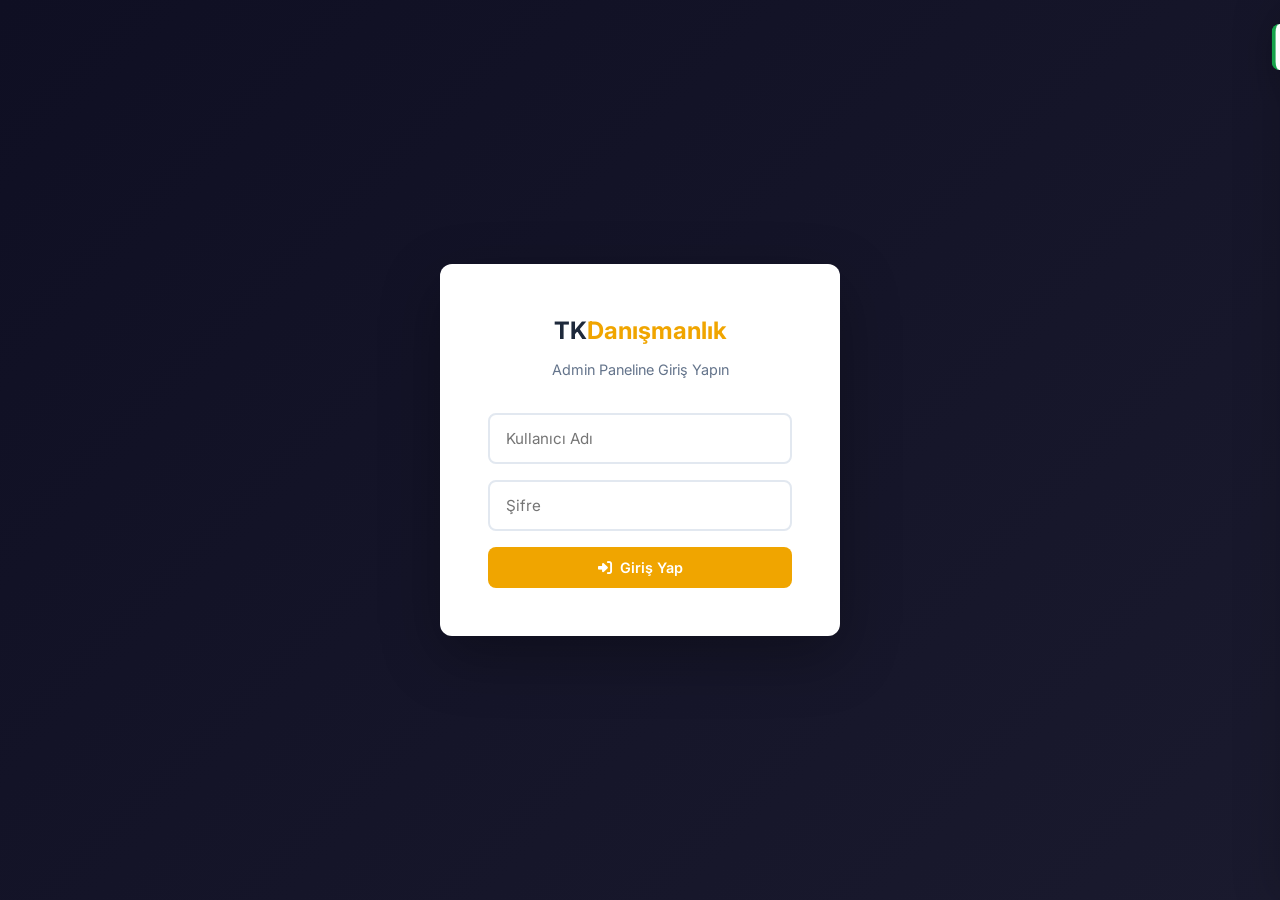
<file: admin.html>
<!DOCTYPE html>
<html lang="tr">
<head>
    <meta charset="UTF-8">
    <meta name="viewport" content="width=device-width, initial-scale=1.0, viewport-fit=cover">
    <meta name="theme-color" content="#0f172a">
    <meta name="mobile-web-app-capable" content="yes">
    <meta name="apple-mobile-web-app-capable" content="yes">
    <meta name="apple-mobile-web-app-status-bar-style" content="black-translucent">
    <meta name="apple-mobile-web-app-title" content="TK Admin">
    <meta name="robots" content="noindex, nofollow">
    <link rel="icon" type="image/svg+xml" href="/icons/icon-admin.svg">
    <link rel="apple-touch-icon" href="/icons/icon-admin.svg">
    <link rel="manifest" href="/manifest-admin.json">
    <title>Admin Panel | TK Danışmanlık</title>
    <link rel="preconnect" href="https://fonts.googleapis.com">
    <link href="https://fonts.googleapis.com/css2?family=Inter:wght@300;400;500;600;700&display=swap" rel="stylesheet">
    <link rel="stylesheet" href="https://cdnjs.cloudflare.com/ajax/libs/font-awesome/6.5.1/css/all.min.css">
    <style>
        *, *::before, *::after { margin: 0; padding: 0; box-sizing: border-box; }

        :root {
            --primary: #1a1a2e;
            --accent: #f0a500;
            --accent-hover: #d4940a;
            --green: #16a34a;
            --yellow: #f59e0b;
            --bg: #f1f5f9;
            --card: #ffffff;
            --text: #1e293b;
            --text-light: #64748b;
            --border: #e2e8f0;
            --shadow: 0 1px 3px rgba(0,0,0,0.1);
            --radius: 12px;
        }

        body {
            font-family: 'Inter', sans-serif;
            background: var(--bg);
            color: var(--text);
            line-height: 1.6;
        }

        /* ===== LOGIN SCREEN ===== */
        .login-screen {
            min-height: 100vh;
            display: flex;
            align-items: center;
            justify-content: center;
            background: linear-gradient(135deg, #0f0f23, #1a1a2e);
        }

        .login-box {
            background: var(--card);
            border-radius: var(--radius);
            padding: 48px;
            width: 400px;
            max-width: 90vw;
            box-shadow: 0 20px 60px rgba(0,0,0,0.3);
            text-align: center;
        }

        .login-box h1 {
            font-size: 1.5rem;
            margin-bottom: 8px;
        }

        .login-box .logo-accent { color: var(--accent); }

        .login-box p {
            color: var(--text-light);
            font-size: 0.9rem;
            margin-bottom: 32px;
        }

        .login-box input {
            width: 100%;
            padding: 14px 16px;
            border: 2px solid var(--border);
            border-radius: 8px;
            font-size: 0.95rem;
            font-family: 'Inter', sans-serif;
            margin-bottom: 16px;
            transition: border-color 0.2s;
        }

        .login-box input:focus {
            outline: none;
            border-color: var(--accent);
        }

        .login-error {
            color: var(--accent);
            font-size: 0.85rem;
            margin-bottom: 12px;
            display: none;
        }

        /* ===== COMMON BTN ===== */
        .btn {
            display: inline-flex;
            align-items: center;
            gap: 8px;
            padding: 12px 24px;
            border: none;
            border-radius: 8px;
            font-size: 0.9rem;
            font-weight: 600;
            font-family: 'Inter', sans-serif;
            cursor: pointer;
            transition: all 0.2s;
        }

        .btn-primary {
            background: var(--accent);
            color: #fff;
        }

        .btn-primary:hover { background: var(--accent-hover); }

        .btn-full { width: 100%; justify-content: center; }

        .btn-green { background: var(--green); color: #fff; }
        .btn-green:hover { background: #15803d; }

        .btn-outline {
            background: transparent;
            color: var(--text);
            border: 2px solid var(--border);
        }

        .btn-outline:hover { border-color: var(--accent); color: var(--accent); }

        .btn-danger { background: #ef4444; color: #fff; }
        .btn-danger:hover { background: #dc2626; }

        .btn-sm { padding: 8px 16px; font-size: 0.8rem; }

        /* ===== ADMIN LAYOUT ===== */
        .admin-layout { display: none; }

        .admin-layout.active { display: flex; min-height: 100vh; }

        /* Sidebar */
        .sidebar {
            width: 260px;
            background: var(--primary);
            color: #fff;
            padding: 24px 0;
            display: flex;
            flex-direction: column;
            position: fixed;
            top: 0;
            left: 0;
            bottom: 0;
            z-index: 100;
        }

        .sidebar-logo {
            padding: 0 24px 24px;
            border-bottom: 1px solid rgba(255,255,255,0.08);
            font-size: 1.3rem;
            font-weight: 700;
        }

        .sidebar-logo .accent { color: var(--accent); }
        .sidebar-logo small {
            display: block;
            font-size: 0.7rem;
            font-weight: 400;
            color: rgba(255,255,255,0.4);
            margin-top: 2px;
        }

        .sidebar-nav { padding: 16px 0; flex: 1; }

        .sidebar-nav a {
            display: flex;
            align-items: center;
            gap: 12px;
            padding: 12px 24px;
            color: rgba(255,255,255,0.6);
            text-decoration: none;
            font-size: 0.9rem;
            font-weight: 500;
            transition: all 0.2s;
            border-left: 3px solid transparent;
        }

        .sidebar-nav a:hover,
        .sidebar-nav a.active {
            color: #fff;
            background: rgba(255,255,255,0.05);
            border-left-color: var(--accent);
        }

        .sidebar-nav a i { width: 20px; text-align: center; }

        .sidebar-footer {
            padding: 16px 24px;
            border-top: 1px solid rgba(255,255,255,0.08);
        }

        .sidebar-footer a {
            color: rgba(255,255,255,0.4);
            text-decoration: none;
            font-size: 0.85rem;
            display: flex;
            align-items: center;
            gap: 8px;
        }

        .sidebar-footer a:hover { color: var(--accent); }

        /* Main */
        .main-content {
            flex: 1;
            margin-left: 260px;
            padding: 32px;
        }

        .page-header {
            display: flex;
            align-items: center;
            justify-content: space-between;
            margin-bottom: 32px;
        }

        .page-header h2 {
            font-size: 1.5rem;
        }

        .page-header p {
            color: var(--text-light);
            font-size: 0.9rem;
        }

        /* ===== STATS CARDS ===== */
        .stats-grid {
            display: grid;
            grid-template-columns: repeat(auto-fit, minmax(180px, 1fr));
            gap: 20px;
            margin-bottom: 32px;
        }

        .stat-card {
            background: var(--card);
            border-radius: var(--radius);
            padding: 24px;
            box-shadow: var(--shadow);
        }

        .stat-card-icon {
            width: 48px;
            height: 48px;
            border-radius: 10px;
            display: flex;
            align-items: center;
            justify-content: center;
            font-size: 1.2rem;
            margin-bottom: 16px;
        }

        .stat-card-icon.blue { background: #dbeafe; color: #2563eb; }
        .stat-card-icon.red { background: #fee2e2; color: #dc2626; }
        .stat-card-icon.green { background: #dcfce7; color: #16a34a; }
        .stat-card-icon.yellow { background: #fef3c7; color: #d97706; }

        .stat-card h3 {
            font-size: 2rem;
            font-weight: 700;
        }

        .stat-card p {
            color: var(--text-light);
            font-size: 0.85rem;
        }

        /* ===== TABLE ===== */
        .data-table {
            background: var(--card);
            border-radius: var(--radius);
            box-shadow: var(--shadow);
            overflow: hidden;
        }

        .data-table-header {
            display: flex;
            align-items: center;
            justify-content: space-between;
            padding: 20px 24px;
            border-bottom: 1px solid var(--border);
        }

        .data-table-header h3 { font-size: 1.1rem; }

        table {
            width: 100%;
            border-collapse: collapse;
        }

        th {
            text-align: left;
            padding: 14px 24px;
            font-size: 0.75rem;
            text-transform: uppercase;
            letter-spacing: 0.5px;
            color: var(--text-light);
            border-bottom: 1px solid var(--border);
            background: #f8fafc;
        }

        td {
            padding: 16px 24px;
            font-size: 0.9rem;
            border-bottom: 1px solid var(--border);
            vertical-align: middle;
        }

        tr:last-child td { border-bottom: none; }

        tr:hover td { background: #f8fafc; }

        .badge {
            display: inline-block;
            padding: 4px 12px;
            border-radius: 50px;
            font-size: 0.75rem;
            font-weight: 600;
        }

        .badge-green { background: #dcfce7; color: #16a34a; }
        .badge-yellow { background: #fef3c7; color: #d97706; }
        .badge-red { background: #fee2e2; color: #dc2626; }
        .badge-blue { background: #dbeafe; color: #2563eb; }

        .actions { display: flex; gap: 8px; }

        /* ===== MODAL ===== */
        .modal-overlay {
            display: none;
            position: fixed;
            inset: 0;
            background: rgba(0,0,0,0.5);
            z-index: 1000;
            align-items: center;
            justify-content: center;
        }

        .modal-overlay.active { display: flex; }

        .modal {
            background: var(--card);
            border-radius: var(--radius);
            width: 700px;
            max-width: 90vw;
            max-height: 90vh;
            overflow-y: auto;
            box-shadow: 0 20px 60px rgba(0,0,0,0.3);
        }

        .modal-header {
            display: flex;
            align-items: center;
            justify-content: space-between;
            padding: 24px;
            border-bottom: 1px solid var(--border);
        }

        .modal-header h3 { font-size: 1.2rem; }

        .modal-close {
            width: 36px;
            height: 36px;
            border: none;
            background: var(--bg);
            border-radius: 8px;
            cursor: pointer;
            font-size: 1.1rem;
            color: var(--text-light);
            display: flex;
            align-items: center;
            justify-content: center;
        }

        .modal-close:hover { background: #fee2e2; color: #dc2626; }

        .modal-body { padding: 24px; }

        .modal-footer {
            display: flex;
            gap: 12px;
            justify-content: flex-end;
            padding: 20px 24px;
            border-top: 1px solid var(--border);
        }

        /* ===== FORM (Admin) ===== */
        .form-group {
            margin-bottom: 20px;
        }

        .form-group label {
            display: block;
            margin-bottom: 6px;
            font-size: 0.85rem;
            font-weight: 600;
            color: var(--text);
        }

        .form-group input,
        .form-group select,
        .form-group textarea {
            width: 100%;
            padding: 12px 14px;
            border: 2px solid var(--border);
            border-radius: 8px;
            font-size: 0.9rem;
            font-family: 'Inter', sans-serif;
            color: var(--text);
            transition: border-color 0.2s;
            background: #fff;
        }

        .form-group input:focus,
        .form-group select:focus,
        .form-group textarea:focus {
            outline: none;
            border-color: var(--accent);
        }

        .form-group textarea { resize: vertical; min-height: 150px; }

        .form-row {
            display: grid;
            grid-template-columns: 1fr 1fr;
            gap: 16px;
        }

        .form-check {
            display: flex;
            align-items: center;
            gap: 8px;
        }

        .form-check input[type="checkbox"] {
            width: 18px;
            height: 18px;
            accent-color: var(--accent);
        }

        /* ===== SECTIONS ===== */
        .admin-section { display: none; }
        .admin-section.active { display: block; }

        /* ===== TOAST ===== */
        .toast {
            position: fixed;
            top: 24px;
            right: 24px;
            background: var(--card);
            border-left: 4px solid var(--green);
            padding: 16px 24px;
            border-radius: 8px;
            box-shadow: 0 10px 40px rgba(0,0,0,0.15);
            display: flex;
            align-items: center;
            gap: 12px;
            z-index: 9999;
            transform: translateX(120%);
            transition: transform 0.3s ease;
            font-size: 0.9rem;
        }

        .toast.show { transform: translateX(0); }
        .toast.error { border-left-color: #ef4444; }
        .toast i.success { color: var(--green); }
        .toast i.error { color: #ef4444; }

        /* ===== CALENDAR ===== */
        .cal-header {
            font-size: 0.75rem; font-weight: 600; color: var(--text-light);
            padding: 10px 8px; text-align: center;
            background: var(--bg); border-radius: 6px;
        }
        .cal-day {
            padding: 8px;
            border-radius: 8px;
            font-size: 0.85rem;
            cursor: pointer;
            position: relative;
            min-height: 128px;
            display: flex;
            flex-direction: column;
            gap: 4px;
            background: #fff;
            border: 1px solid var(--border);
            text-align: left;
            transition: box-shadow 0.15s, transform 0.15s;
        }
        .cal-day:hover { box-shadow: 0 4px 12px rgba(0,0,0,0.08); transform: translateY(-1px); }
        .cal-day-number {
            font-weight: 600; font-size: 0.85rem; color: var(--text);
            display: flex; align-items: center; justify-content: space-between;
        }
        .cal-day.today .cal-day-number { color: #2563eb; }
        .cal-day.today { border-color: #93c5fd; background: #eff6ff; }
        .cal-day.past { opacity: 0.6; }
        .cal-day.empty {
            background: transparent; border: none; cursor: default; min-height: 0;
        }
        .cal-day.empty:hover { box-shadow: none; transform: none; }

        .cal-chip {
            font-size: 0.72rem;
            padding: 3px 6px;
            border-radius: 4px;
            overflow: hidden;
            text-overflow: ellipsis;
            white-space: nowrap;
            display: flex;
            align-items: center;
            gap: 4px;
            border-left: 3px solid;
        }
        .cal-chip .cal-chip-time { font-weight: 700; flex-shrink: 0; }
        .cal-chip .cal-chip-name { opacity: 0.85; overflow: hidden; text-overflow: ellipsis; }
        .cal-chip-paid    { background: #dcfce7; color: #166534; border-left-color: #16a34a; }
        .cal-chip-pending { background: #fef3c7; color: #854d0e; border-left-color: #f59e0b; }
        .cal-chip-cancel  { background: #fee2e2; color: #991b1b; border-left-color: #dc2626; text-decoration: line-through; }
        .cal-chip-manual  { background: #dbeafe; color: #1e40af; border-left-color: #2563eb; }

        .cal-more {
            font-size: 0.7rem; color: var(--text-light);
            padding: 2px 6px; text-align: center;
        }

        .cal-add-hint {
            position: absolute; right: 6px; top: 6px;
            width: 18px; height: 18px; border-radius: 50%;
            background: var(--accent); color: #fff;
            display: none; align-items: center; justify-content: center;
            font-size: 0.65rem; font-weight: 700;
        }
        .cal-day:hover .cal-add-hint { display: flex; }

        .cal-legend {
            display: flex; flex-wrap: wrap; gap: 12px;
            margin-top: 16px; padding: 12px 16px;
            background: var(--bg); border-radius: 8px;
            font-size: 0.8rem;
        }
        .cal-legend-item { display: flex; align-items: center; gap: 6px; }
        .cal-legend-dot {
            width: 10px; height: 10px; border-radius: 2px;
        }

        /* Day Drawer (yan panel) */
        .day-drawer {
            position: fixed; top: 0; right: 0; bottom: 0;
            width: 480px; max-width: 100vw;
            background: #fff; box-shadow: -8px 0 40px rgba(0,0,0,0.15);
            z-index: 1100; transform: translateX(100%);
            transition: transform 0.25s ease;
            display: flex; flex-direction: column;
        }
        .day-drawer.active { transform: translateX(0); }
        .day-drawer-backdrop {
            position: fixed; inset: 0; background: rgba(0,0,0,0.3);
            z-index: 1099; display: none;
        }
        .day-drawer-backdrop.active { display: block; }
        .day-drawer-header {
            padding: 20px 24px; border-bottom: 1px solid var(--border);
            display: flex; align-items: center; justify-content: space-between;
        }
        .day-drawer-header h3 { font-size: 1.1rem; }
        .day-drawer-body { flex: 1; overflow-y: auto; padding: 16px 24px; }
        .day-drawer-footer {
            padding: 16px 24px; border-top: 1px solid var(--border);
            background: var(--bg);
        }
        .drawer-appt-row {
            display: flex; align-items: center; gap: 12px;
            padding: 12px; border: 1px solid var(--border);
            border-radius: 8px; margin-bottom: 10px;
            transition: border-color 0.15s;
        }
        .drawer-appt-row:hover { border-color: var(--accent); }
        .drawer-appt-time {
            font-weight: 700; color: var(--primary);
            font-size: 0.95rem; min-width: 52px;
        }
        .drawer-appt-info { flex: 1; min-width: 0; }
        .drawer-appt-info .name { font-weight: 600; font-size: 0.9rem; margin-bottom: 2px; }
        .drawer-appt-info .sub { font-size: 0.75rem; color: var(--text-light); }
        .drawer-appt-actions { display: flex; gap: 4px; }
        .drawer-appt-actions button {
            width: 28px; height: 28px; border: none; border-radius: 6px;
            background: var(--bg); color: var(--text-light); cursor: pointer;
            font-size: 0.75rem; display: flex; align-items: center; justify-content: center;
            transition: background 0.15s;
        }
        .drawer-appt-actions button:hover { background: var(--border); color: var(--text); }
        .drawer-appt-actions .del:hover { background: #fee2e2; color: #dc2626; }

        /* ===== EMPTY STATE ===== */
        .empty-state {
            text-align: center;
            padding: 60px 24px;
            color: var(--text-light);
        }

        .empty-state i {
            font-size: 3rem;
            margin-bottom: 16px;
            opacity: 0.3;
        }

        .sidebar-badge {
            background: var(--accent);
            color: #fff;
            font-size: 0.7rem;
            padding: 2px 8px;
            border-radius: 50px;
            margin-left: auto;
        }

        /* ===== SETTINGS ===== */
        .settings-tabs {
            display: flex;
            gap: 4px;
            margin-bottom: 24px;
            overflow-x: auto;
            padding-bottom: 4px;
            border-bottom: 2px solid var(--border);
        }

        .settings-tab {
            padding: 10px 18px;
            border: none;
            background: transparent;
            font-family: 'Inter', sans-serif;
            font-size: 0.85rem;
            font-weight: 500;
            color: var(--text-light);
            cursor: pointer;
            white-space: nowrap;
            border-bottom: 2px solid transparent;
            margin-bottom: -2px;
            transition: all 0.2s;
        }

        .settings-tab:hover { color: var(--accent); }
        .settings-tab.active {
            color: var(--accent);
            border-bottom-color: var(--accent);
            font-weight: 600;
        }

        .settings-tab-content { display: none; }
        .settings-tab-content.active { display: block; }

        .settings-grid {
            display: grid;
            grid-template-columns: repeat(auto-fit, minmax(350px, 1fr));
            gap: 24px;
        }

        .settings-card {
            background: var(--card);
            border-radius: var(--radius);
            padding: 28px;
            box-shadow: var(--shadow);
        }

        .settings-card h3 {
            font-size: 1.1rem;
            margin-bottom: 24px;
            padding-bottom: 16px;
            border-bottom: 1px solid var(--border);
            display: flex;
            align-items: center;
            gap: 10px;
        }

        .settings-card h3 i {
            color: var(--accent);
        }

        .repeater-row {
            display: grid;
            grid-template-columns: 1fr 1fr 2fr;
            gap: 8px;
            margin-bottom: 8px;
            align-items: center;
        }

        .repeater-row input {
            width: 100%;
            padding: 10px 12px;
            border: 2px solid var(--border);
            border-radius: 8px;
            font-size: 0.85rem;
            font-family: 'Inter', sans-serif;
        }

        .repeater-row input:focus { outline: none; border-color: var(--accent); }

        .testimonial-item {
            background: var(--bg);
            border-radius: 8px;
            padding: 16px;
            margin-bottom: 12px;
            display: flex;
            align-items: flex-start;
            justify-content: space-between;
            gap: 12px;
        }

        .testimonial-item-info { flex: 1; }
        .testimonial-item-info strong { display: block; font-size: 0.9rem; }
        .testimonial-item-info span { font-size: 0.8rem; color: var(--text-light); }
        .testimonial-item-info p { font-size: 0.85rem; color: var(--text-light); margin-top: 4px; white-space: nowrap; overflow: hidden; text-overflow: ellipsis; max-width: 400px; }

        /* ===== MESSAGE DETAIL ===== */
        .message-row {
            padding: 20px 24px;
            border-bottom: 1px solid var(--border);
            cursor: pointer;
            transition: all 0.2s;
            display: flex;
            align-items: center;
            gap: 16px;
        }

        .message-row:hover { background: #f8fafc; }

        .message-row.unread { background: #eff6ff; border-left: 3px solid var(--accent); }

        .message-avatar {
            width: 42px;
            height: 42px;
            border-radius: 50%;
            background: linear-gradient(135deg, var(--accent), #ffd147);
            display: flex;
            align-items: center;
            justify-content: center;
            color: #fff;
            font-weight: 600;
            flex-shrink: 0;
        }

        .message-info { flex: 1; min-width: 0; }
        .message-info strong { display: block; font-size: 0.9rem; }
        .message-info .message-subject { font-size: 0.85rem; color: var(--text-light); white-space: nowrap; overflow: hidden; text-overflow: ellipsis; }
        .message-info .message-preview { font-size: 0.8rem; color: var(--text-light); margin-top: 2px; white-space: nowrap; overflow: hidden; text-overflow: ellipsis; }
        .message-date { font-size: 0.75rem; color: var(--text-light); white-space: nowrap; }

        /* Message detail modal */
        .message-detail-header { margin-bottom: 20px; }
        .message-detail-header strong { font-size: 1.1rem; display: block; }
        .message-detail-header .meta { font-size: 0.85rem; color: var(--text-light); margin-top: 4px; }
        .message-detail-body { font-size: 0.95rem; line-height: 1.8; color: var(--text); padding: 20px; background: var(--bg); border-radius: 8px; }

        /* ===== MOBILE SIDEBAR TOGGLE ===== */
        .mobile-menu-btn {
            display: none;
            position: fixed;
            top: 16px;
            left: 16px;
            z-index: 101;
            width: 40px;
            height: 40px;
            border-radius: 8px;
            background: var(--primary);
            color: #fff;
            border: none;
            cursor: pointer;
            font-size: 1.1rem;
            align-items: center;
            justify-content: center;
        }

        /* ===== RESPONSIVE ===== */
        @media (max-width: 768px) {
            .sidebar { transform: translateX(-100%); transition: transform 0.3s; }
            .sidebar.mobile-open { transform: translateX(0); }
            .mobile-menu-btn { display: flex; }
            .main-content { margin-left: 0; padding-top: 60px; }
            .stats-grid { grid-template-columns: 1fr 1fr; }
            .form-row { grid-template-columns: 1fr; }
            .settings-grid { grid-template-columns: 1fr; }

            /* Takvim mobilde daha kompakt */
            .cal-day { min-height: 88px; padding: 6px 4px; font-size: 0.8rem; }
            .cal-chip { font-size: 0.65rem; padding: 2px 4px; }
            .cal-chip .cal-chip-name { display: none; }
            .cal-header { font-size: 0.7rem; padding: 6px 2px; }
            .cal-more { font-size: 0.65rem; }

            /* Modal mobilde tam ekrana yakin */
            .modal { border-radius: 0; max-height: 100vh; width: 100vw; max-width: 100vw; }
            .modal-footer { flex-direction: column-reverse; }
            .modal-footer .btn { width: 100%; justify-content: center; }

            /* Drawer mobilde tam ekran */
            .day-drawer { width: 100%; }

            .page-header { flex-direction: column; align-items: flex-start !important; gap: 12px; }
            .page-header > div:last-child { width: 100%; }
        }
    </style>
</head>
<body>

    <!-- ===== LOGIN ===== -->
    <div class="login-screen" id="loginScreen">
        <div class="login-box">
            <h1>TK<span class="logo-accent">Danışmanlık</span></h1>
            <p>Admin Paneline Giriş Yapın</p>
            <div class="login-error" id="loginError">Kullanıcı adı veya şifre hatalı!</div>
            <form id="loginForm">
                <input type="text" id="loginUser" placeholder="Kullanıcı Adı" required autocomplete="username">
                <input type="password" id="loginPass" placeholder="Şifre" required autocomplete="current-password">
                <button type="submit" class="btn btn-primary btn-full">
                    <i class="fas fa-sign-in-alt"></i> Giriş Yap
                </button>
            </form>
        </div>
    </div>

    <!-- ===== MOBILE MENU BUTTON ===== -->
    <button class="mobile-menu-btn" id="mobileMenuBtn" onclick="document.querySelector('.sidebar').classList.toggle('mobile-open')">
        <i class="fas fa-bars"></i>
    </button>

    <!-- ===== ADMIN LAYOUT ===== -->
    <div class="admin-layout" id="adminLayout">
        <!-- Sidebar -->
        <aside class="sidebar">
            <div class="sidebar-logo">
                TK<span class="accent">Danışmanlık</span>
                <small>Admin Panel</small>
            </div>
            <nav class="sidebar-nav">
                <a href="#" data-section="dashboard" class="active">
                    <i class="fas fa-chart-pie"></i> Dashboard
                </a>
                <a href="#" data-section="blog">
                    <i class="fas fa-pen-fancy"></i> Blog Yazıları
                </a>
                <a href="#" data-section="articles">
                    <i class="fas fa-file-invoice-dollar"></i> Ücretli Makaleler
                </a>
                <a href="#" data-section="appointments">
                    <i class="fas fa-calendar-check"></i> Randevular
                </a>
                <a href="#" data-section="messages">
                    <i class="fas fa-envelope"></i> Mesajlar <span class="sidebar-badge" id="unreadBadge"></span>
                </a>
                <a href="#" data-section="newsletter">
                    <i class="fas fa-newspaper"></i> Bülten Aboneleri
                </a>
                <a href="#" data-section="gallery">
                    <i class="fas fa-images"></i> Galeri
                </a>
                <a href="#" data-section="references">
                    <i class="fas fa-building"></i> Referanslar
                </a>
                <a href="#" data-section="settings">
                    <i class="fas fa-cog"></i> Ayarlar
                </a>
            </nav>
            <div class="sidebar-footer">
                <a href="#" id="pwaInstallBtn" onclick="event.preventDefault();installPWA();" style="display:none;color:var(--accent);font-weight:600;">
                    <i class="fas fa-mobile-alt"></i> Uygulamaya Ekle
                </a>
                <a href="index.html" target="_blank"><i class="fas fa-external-link-alt"></i> Siteyi Görüntüle</a>
                <a href="#" id="logoutBtn" style="margin-top: 12px"><i class="fas fa-sign-out-alt"></i> Çıkış Yap</a>
            </div>
        </aside>

        <!-- Main Content -->
        <main class="main-content">

            <!-- ===== DASHBOARD ===== -->
            <section class="admin-section active" id="sec-dashboard">
                <div class="page-header">
                    <div>
                        <h2>Dashboard</h2>
                        <p>Hoş geldiniz! İşte genel bakış.</p>
                    </div>
                </div>

                <div class="stats-grid" id="statsGrid">
                    <div class="stat-card">
                        <div class="stat-card-icon blue"><i class="fas fa-pen-fancy"></i></div>
                        <h3 id="statPosts">0</h3>
                        <p>Blog Yazısı</p>
                    </div>
                    <div class="stat-card">
                        <div class="stat-card-icon green"><i class="fas fa-eye"></i></div>
                        <h3 id="statPublished">0</h3>
                        <p>Yayında</p>
                    </div>
                    <div class="stat-card">
                        <div class="stat-card-icon yellow"><i class="fas fa-calendar"></i></div>
                        <h3 id="statAppointments">0</h3>
                        <p>Toplam Randevu</p>
                    </div>
                    <div class="stat-card">
                        <div class="stat-card-icon red"><i class="fas fa-credit-card"></i></div>
                        <h3 id="statPaid">0</h3>
                        <p>Ödenen Randevu</p>
                    </div>
                    <div class="stat-card">
                        <div class="stat-card-icon" style="background:#ede9fe;color:#7c3aed;"><i class="fas fa-envelope"></i></div>
                        <h3 id="statMessages">0</h3>
                        <p>Mesajlar</p>
                    </div>
                    <div class="stat-card">
                        <div class="stat-card-icon" style="background:#fce7f3;color:#db2777;"><i class="fas fa-users"></i></div>
                        <h3 id="statSubscribers">0</h3>
                        <p>Bülten Abonesi</p>
                    </div>
                </div>

                <!-- Ziyaretçi İstatistikleri -->
                <div class="data-table" style="margin-bottom:24px;">
                    <div class="data-table-header">
                        <h3><i class="fas fa-chart-line" style="color:var(--accent);margin-right:8px;"></i>Ziyaretçi İstatistikleri</h3>
                    </div>
                    <div style="padding:24px;">
                        <div class="stats-grid" style="margin-bottom:24px;">
                            <div class="stat-card" style="background:linear-gradient(135deg,#667eea 0%,#764ba2 100%);color:#fff;">
                                <div style="font-size:0.85rem;opacity:0.85;margin-bottom:8px;">Bugün</div>
                                <h3 id="visitorToday" style="color:#fff;">0</h3>
                                <p style="color:rgba(255,255,255,0.7);font-size:0.8rem;"><span id="visitorTodayUnique">0</span> tekil ziyaretçi</p>
                            </div>
                            <div class="stat-card" style="background:linear-gradient(135deg,#f093fb 0%,#f5576c 100%);color:#fff;">
                                <div style="font-size:0.85rem;opacity:0.85;margin-bottom:8px;">Bu Hafta</div>
                                <h3 id="visitorWeek" style="color:#fff;">0</h3>
                                <p style="color:rgba(255,255,255,0.7);font-size:0.8rem;"><span id="visitorWeekUnique">0</span> tekil ziyaretçi</p>
                            </div>
                            <div class="stat-card" style="background:linear-gradient(135deg,#4facfe 0%,#00f2fe 100%);color:#fff;">
                                <div style="font-size:0.85rem;opacity:0.85;margin-bottom:8px;">Bu Ay</div>
                                <h3 id="visitorMonth" style="color:#fff;">0</h3>
                                <p style="color:rgba(255,255,255,0.7);font-size:0.8rem;"><span id="visitorMonthUnique">0</span> tekil ziyaretçi</p>
                            </div>
                            <div class="stat-card" style="background:linear-gradient(135deg,#43e97b 0%,#38f9d7 100%);color:#fff;">
                                <div style="font-size:0.85rem;opacity:0.85;margin-bottom:8px;">Toplam</div>
                                <h3 id="visitorTotal" style="color:#fff;">0</h3>
                                <p style="color:rgba(255,255,255,0.7);font-size:0.8rem;"><span id="visitorTotalUnique">0</span> tekil ziyaretçi</p>
                            </div>
                        </div>
                        <!-- Son 30 Gün Grafiği -->
                        <div style="background:var(--bg);border-radius:10px;padding:20px;">
                            <h4 style="margin-bottom:16px;font-size:0.95rem;">Son 30 Gün</h4>
                            <div id="visitorChart" style="height:200px;display:flex;align-items:flex-end;gap:4px;"></div>
                        </div>
                        <!-- En Çok Ziyaret Edilen Sayfalar -->
                        <div style="margin-top:20px;">
                            <h4 style="margin-bottom:12px;font-size:0.95rem;">En Çok Ziyaret Edilen Sayfalar</h4>
                            <div id="topPagesTable"></div>
                        </div>
                    </div>
                </div>

                <div class="data-table">
                    <div class="data-table-header">
                        <h3>Son Randevular</h3>
                    </div>
                    <div id="recentAppointments">
                        <div class="empty-state">
                            <i class="fas fa-calendar"></i>
                            <p>Henüz randevu yok.</p>
                        </div>
                    </div>
                </div>
            </section>

            <!-- ===== BLOG ===== -->
            <section class="admin-section" id="sec-blog">
                <div class="page-header">
                    <div>
                        <h2>Blog Yazıları</h2>
                        <p>Yazılarınızı yönetin</p>
                    </div>
                    <button class="btn btn-primary" id="newPostBtn">
                        <i class="fas fa-plus"></i> Yeni Yazı
                    </button>
                </div>

                <div class="data-table">
                    <div id="blogTable">
                        <div class="empty-state">
                            <i class="fas fa-pen-fancy"></i>
                            <p>Yükleniyor...</p>
                        </div>
                    </div>
                </div>
            </section>

            <!-- ===== ÜCRETLİ MAKALELER ===== -->
            <section class="admin-section" id="sec-articles">
                <div class="page-header">
                    <div>
                        <h2>Ücretli Makaleler</h2>
                        <p>Ödeme karşılığı satılan makalelerinizi yönetin</p>
                    </div>
                    <button class="btn btn-primary" id="newArticleBtn">
                        <i class="fas fa-plus"></i> Yeni Makale
                    </button>
                </div>

                <div class="data-table" style="margin-bottom:24px;">
                    <div class="data-table-header"><h3>Makaleler</h3></div>
                    <div id="articlesTable">
                        <div class="empty-state">
                            <i class="fas fa-file-alt"></i>
                            <p>Yükleniyor...</p>
                        </div>
                    </div>
                </div>

                <div class="data-table">
                    <div class="data-table-header"><h3>Son Satın Alımlar</h3></div>
                    <div id="purchasesTable">
                        <div class="empty-state">
                            <i class="fas fa-shopping-cart"></i>
                            <p>Henüz satın alım yok.</p>
                        </div>
                    </div>
                </div>
            </section>

            <!-- ===== APPOINTMENTS ===== -->
            <section class="admin-section" id="sec-appointments">
                <div class="page-header">
                    <div>
                        <h2>Randevular</h2>
                        <p>Tüm randevu kayıtları ve takvim görünümü</p>
                    </div>
                    <div style="display:flex;gap:8px;flex-wrap:wrap;">
                        <button class="btn btn-green btn-sm" onclick="openAppointmentModal()">
                            <i class="fas fa-plus"></i> Yeni Randevu
                        </button>
                        <button class="btn btn-outline btn-sm" id="viewTableBtn" onclick="switchAppointmentView('table')">
                            <i class="fas fa-list"></i> Liste
                        </button>
                        <button class="btn btn-outline btn-sm" id="viewCalendarBtn" onclick="switchAppointmentView('calendar')" style="border-color:var(--accent);color:var(--accent);">
                            <i class="fas fa-calendar-alt"></i> Takvim
                        </button>
                    </div>
                </div>

                <!-- Calendar View -->
                <div id="calendarView" style="display:block;margin-bottom:24px;">
                    <div class="settings-card">
                        <div style="display:flex;align-items:center;justify-content:space-between;margin-bottom:20px;gap:12px;flex-wrap:wrap;">
                            <div style="display:flex;align-items:center;gap:8px;">
                                <button class="btn btn-outline btn-sm" onclick="changeCalendarMonth(-1)" title="Önceki ay"><i class="fas fa-chevron-left"></i></button>
                                <h3 id="calendarMonthLabel" style="margin:0;padding:0;border:none;font-size:1.2rem;min-width:180px;text-align:center;"></h3>
                                <button class="btn btn-outline btn-sm" onclick="changeCalendarMonth(1)" title="Sonraki ay"><i class="fas fa-chevron-right"></i></button>
                            </div>
                            <button class="btn btn-outline btn-sm" onclick="goToToday()"><i class="fas fa-calendar-day"></i> Bugün</button>
                        </div>
                        <div id="calendarGrid" style="display:grid;grid-template-columns:repeat(7,1fr);gap:6px;"></div>

                        <div class="cal-legend">
                            <div class="cal-legend-item"><span class="cal-legend-dot" style="background:#16a34a;"></span> Ödendi</div>
                            <div class="cal-legend-item"><span class="cal-legend-dot" style="background:#f59e0b;"></span> Bekliyor</div>
                            <div class="cal-legend-item"><span class="cal-legend-dot" style="background:#dc2626;"></span> İptal</div>
                            <div class="cal-legend-item"><span class="cal-legend-dot" style="background:#2563eb;"></span> Manuel Kayıt</div>
                            <div class="cal-legend-item" style="margin-left:auto;color:var(--text-light);"><i class="fas fa-info-circle"></i> Gün hücresine tıklayarak detay/ekleme yapabilirsiniz</div>
                        </div>
                    </div>
                </div>

                <!-- Table View -->
                <div class="data-table" id="tableView" style="display:none;">
                    <div id="appointmentsTable">
                        <div class="empty-state">
                            <i class="fas fa-calendar"></i>
                            <p>Yükleniyor...</p>
                        </div>
                    </div>
                </div>
            </section>

            <!-- ===== MESSAGES ===== -->
            <section class="admin-section" id="sec-messages">
                <div class="page-header">
                    <div>
                        <h2>İletişim Mesajları</h2>
                        <p>Ziyaretçilerden gelen mesajlar</p>
                    </div>
                </div>
                <div style="display:flex;gap:8px;margin-bottom:16px;">
                    <button class="btn btn-sm btn-outline" onclick="filterMessages('all')" style="border-color:var(--accent);color:var(--accent);"><i class="fas fa-inbox"></i> Tümü</button>
                    <button class="btn btn-sm btn-outline" onclick="filterMessages('unread')"><i class="fas fa-envelope"></i> Okunmamış</button>
                    <button class="btn btn-sm btn-outline" onclick="filterMessages('read')"><i class="fas fa-envelope-open"></i> Okunmuş</button>
                </div>
                <div class="data-table">
                    <div id="messagesTable">
                        <div class="empty-state">
                            <i class="fas fa-envelope"></i>
                            <p>Yükleniyor...</p>
                        </div>
                    </div>
                </div>
            </section>

            <!-- ===== NEWSLETTER ===== -->
            <section class="admin-section" id="sec-newsletter">
                <div class="page-header">
                    <div>
                        <h2>Bülten Aboneleri</h2>
                        <p>E-posta bültenine abone olan kişiler</p>
                    </div>
                    <button class="btn btn-green" id="exportNewsletterBtn">
                        <i class="fas fa-download"></i> CSV İndir
                    </button>
                </div>
                <div class="data-table">
                    <div id="newsletterTable">
                        <div class="empty-state">
                            <i class="fas fa-newspaper"></i>
                            <p>Yükleniyor...</p>
                        </div>
                    </div>
                </div>
            </section>

            <!-- ===== SETTINGS ===== -->
            <!-- ===== GALLERY ===== -->
            <section class="admin-section" id="sec-gallery">
                <div class="page-header">
                    <div>
                        <h2>Galeri Yönetimi</h2>
                        <p>Fotoğraf ve videolarınızı yönetin (maks. 5MB görsel, 50MB video)</p>
                    </div>
                </div>

                <div class="settings-card" style="margin-bottom:24px;">
                    <h3><i class="fas fa-upload"></i> Yeni Medya Ekle</h3>
                    <div class="form-row">
                        <div class="form-group">
                            <label>Başlık</label>
                            <input type="text" id="galleryTitle" placeholder="Üniversite Semineri 2026">
                        </div>
                        <div class="form-group">
                            <label>Tarih</label>
                            <input type="text" id="galleryDate" placeholder="Mart 2026">
                        </div>
                    </div>
                    <div class="form-group">
                        <label>Dosya Seç veya URL Gir</label>
                        <div style="display:flex;gap:8px;">
                            <input type="file" id="galleryFile" accept="image/*,video/mp4,video/webm" style="flex:1;padding:10px;border:2px dashed var(--border);border-radius:8px;cursor:pointer;">
                            <span style="display:flex;align-items:center;color:var(--text-light);font-size:0.85rem;">veya</span>
                            <input type="url" id="galleryUrl" placeholder="https://..." style="flex:1;padding:10px 14px;border:2px solid var(--border);border-radius:8px;">
                        </div>
                    </div>
                    <button class="btn btn-green" onclick="addGalleryItem()">
                        <i class="fas fa-plus"></i> Galeriye Ekle
                    </button>
                </div>

                <div class="settings-card">
                    <h3><i class="fas fa-images"></i> Mevcut Medyalar</h3>
                    <div id="galleryAdminGrid" style="display:grid;grid-template-columns:repeat(auto-fill,minmax(200px,1fr));gap:16px;">
                        <!-- JS ile doldurulacak -->
                    </div>
                </div>
            </section>

            <!-- ===== REFERENCES ===== -->
            <section class="admin-section" id="sec-references">
                <div class="page-header">
                    <div>
                        <h2>Referans Yönetimi</h2>
                        <p>Çalıştığınız kurum ve kuruluş logolarını ekleyin</p>
                    </div>
                </div>

                <div class="settings-card" style="margin-bottom:24px;">
                    <h3><i class="fas fa-plus-circle"></i> Yeni Referans Ekle</h3>
                    <div class="form-row">
                        <div class="form-group">
                            <label>Kurum / Şirket Adı</label>
                            <input type="text" id="refName" placeholder="Örn: Okan Üniversitesi">
                        </div>
                    </div>
                    <div class="form-group">
                        <label>Logo (Dosya Seç veya URL Gir)</label>
                        <div style="display:flex;gap:8px;">
                            <input type="file" id="refFile" accept="image/*" style="flex:1;padding:10px;border:2px dashed var(--border);border-radius:8px;cursor:pointer;">
                            <span style="display:flex;align-items:center;color:var(--text-light);font-size:0.85rem;">veya</span>
                            <input type="url" id="refUrl" placeholder="https://..." style="flex:1;padding:10px 14px;border:2px solid var(--border);border-radius:8px;">
                        </div>
                    </div>
                    <button class="btn btn-green" onclick="addReference()">
                        <i class="fas fa-plus"></i> Referans Ekle
                    </button>
                </div>

                <div class="settings-card">
                    <h3><i class="fas fa-building"></i> Mevcut Referanslar</h3>
                    <div id="referencesAdminGrid" style="display:grid;grid-template-columns:repeat(auto-fill,minmax(200px,1fr));gap:16px;">
                        <!-- JS ile doldurulacak -->
                    </div>
                </div>
            </section>

            <section class="admin-section" id="sec-settings">
                <div class="page-header">
                    <div>
                        <h2>Site Ayarları</h2>
                        <p>Tüm site içeriğini buradan yönetin</p>
                    </div>
                </div>

                <div class="settings-tabs">
                    <button class="settings-tab active" data-stab="profile"><i class="fas fa-user-tie"></i> Profil</button>
                    <button class="settings-tab" data-stab="social"><i class="fas fa-share-alt"></i> Sosyal Medya</button>
                    <button class="settings-tab" data-stab="hero"><i class="fas fa-rocket"></i> Hero</button>
                    <button class="settings-tab" data-stab="about"><i class="fas fa-info-circle"></i> Hakkımda</button>
                    <button class="settings-tab" data-stab="services"><i class="fas fa-briefcase"></i> Hizmetler</button>
                    <button class="settings-tab" data-stab="testimonials"><i class="fas fa-star"></i> Yorumlar</button>
                    <button class="settings-tab" data-stab="numbers"><i class="fas fa-chart-bar"></i> Sayılar</button>
                    <button class="settings-tab" data-stab="contact"><i class="fas fa-envelope"></i> İletişim</button>
                    <button class="settings-tab" data-stab="appointment"><i class="fas fa-calendar-check"></i> Randevu</button>
                    <button class="settings-tab" data-stab="seo"><i class="fas fa-search"></i> SEO</button>
                    <button class="settings-tab" data-stab="footer"><i class="fas fa-window-minimize"></i> Footer</button>
                    <button class="settings-tab" data-stab="logo"><i class="fas fa-image"></i> Logo</button>
                    <button class="settings-tab" data-stab="security"><i class="fas fa-shield-alt"></i> Güvenlik</button>
                </div>

                <!-- TAB: Profil -->
                <div class="settings-tab-content active" id="stab-profile">
                    <div class="settings-card">
                        <h3><i class="fas fa-user-tie"></i> Profil Bilgileri</h3>
                        <div class="form-group">
                            <label>Ad Soyad</label>
                            <input type="text" id="settingName" value="Tüncer KELEŞ">
                        </div>
                        <div class="form-group">
                            <label>Unvan / Slogan</label>
                            <input type="text" id="settingTitle" value="Yazıyorum, paylaşıyorum, yol gösteriyorum.">
                        </div>
                        <div class="form-group">
                            <label>E-posta</label>
                            <input type="email" id="settingEmail" value="info@tkdanismanlik.com">
                        </div>
                        <div class="form-group">
                            <label>Telefon</label>
                            <input type="tel" id="settingPhone" value="+90 (532) 603 49 93">
                        </div>
                        <div class="form-group">
                            <label>Adres</label>
                            <input type="text" id="settingAddress" value="İstanbul, Türkiye">
                        </div>
                        <button type="button" class="btn btn-green" onclick="saveSettings('profile')">
                            <i class="fas fa-save"></i> Kaydet
                        </button>
                    </div>
                </div>

                <!-- TAB: Sosyal Medya -->
                <div class="settings-tab-content" id="stab-social">
                    <div class="settings-card">
                        <h3><i class="fas fa-share-alt"></i> Sosyal Medya Linkleri</h3>
                        <div class="form-group">
                            <label><i class="fab fa-instagram" style="color:#E1306C"></i> Instagram</label>
                            <input type="url" id="settingInstagram" placeholder="https://instagram.com/...">
                        </div>
                        <div class="form-group">
                            <label><i class="fab fa-x-twitter"></i> Twitter / X</label>
                            <input type="url" id="settingTwitter" placeholder="https://x.com/...">
                        </div>
                        <div class="form-group">
                            <label><i class="fab fa-linkedin" style="color:#0077B5"></i> LinkedIn</label>
                            <input type="url" id="settingLinkedin" placeholder="https://linkedin.com/in/...">
                        </div>
                        <div class="form-group">
                            <label><i class="fab fa-youtube" style="color:#FF0000"></i> YouTube</label>
                            <input type="url" id="settingYoutube" placeholder="https://youtube.com/@...">
                        </div>
                        <div class="form-group">
                            <label><i class="fab fa-whatsapp" style="color:#25D366"></i> WhatsApp Numarası</label>
                            <input type="text" id="settingWhatsapp" placeholder="905326034993">
                        </div>
                        <button type="button" class="btn btn-green" onclick="saveSettings('social')">
                            <i class="fas fa-save"></i> Kaydet
                        </button>
                    </div>
                </div>

                <!-- TAB: Hero -->
                <div class="settings-tab-content" id="stab-hero">
                    <div class="settings-card">
                        <h3><i class="fas fa-rocket"></i> Hero Bölümü (Ana Ekran)</h3>
                        <div class="form-group">
                            <label>Üst Rozet Yazısı</label>
                            <input type="text" id="heroBadge" value="Profesyonel Danışmanlık" placeholder="Profesyonel Danışmanlık">
                        </div>
                        <div class="form-group">
                            <label>İsim (Büyük Yazı)</label>
                            <input type="text" id="heroName" value="Tüncer" placeholder="Tüncer">
                        </div>
                        <div class="form-group">
                            <label>Alt Yazı</label>
                            <textarea id="heroSubtitle" rows="3" placeholder="Yazıyorum, paylaşıyorum...">Yazıyorum, paylaşıyorum, yol gösteriyorum.
Birlikte hedeflerinize ulaşalım.</textarea>
                        </div>
                        <label style="font-size:0.85rem;font-weight:600;margin-bottom:12px;display:block;">İstatistikler (3 adet)</label>
                        <div class="repeater-row">
                            <input type="number" id="heroStat1Target" value="1000" placeholder="Sayı">
                            <input type="text" id="heroStat1Suffix" value="+" placeholder="Ek (+, K, M)">
                            <input type="text" id="heroStat1Label" value="Mutlu Danışan" placeholder="Etiket">
                        </div>
                        <div class="repeater-row">
                            <input type="number" id="heroStat2Target" value="10" placeholder="Sayı">
                            <input type="text" id="heroStat2Suffix" value="+" placeholder="Ek">
                            <input type="text" id="heroStat2Label" value="Yıl Deneyim" placeholder="Etiket">
                        </div>
                        <div class="repeater-row" style="margin-bottom:20px;">
                            <input type="number" id="heroStat3Target" value="50000" placeholder="Sayı">
                            <input type="text" id="heroStat3Suffix" value="+" placeholder="Ek">
                            <input type="text" id="heroStat3Label" value="Takipçi" placeholder="Etiket">
                        </div>
                        <button type="button" class="btn btn-green" onclick="saveSettings('hero')">
                            <i class="fas fa-save"></i> Kaydet
                        </button>
                    </div>
                </div>

                <!-- TAB: Hakkımda -->
                <div class="settings-tab-content" id="stab-about">
                    <div class="settings-card">
                        <h3><i class="fas fa-info-circle"></i> Hakkımda Bölümü</h3>
                        <div class="form-group">
                            <label>Profil Fotoğrafı</label>
                            <div style="display:flex;gap:12px;align-items:flex-start;">
                                <div style="flex:1;">
                                    <input type="file" id="aboutImageFile" accept="image/*" style="width:100%;padding:10px;border:2px dashed var(--border);border-radius:8px;cursor:pointer;margin-bottom:8px;">
                                    <input type="url" id="aboutImage" placeholder="veya URL yapıştırın..." style="width:100%;padding:10px 14px;border:2px solid var(--border);border-radius:8px;font-size:0.85rem;">
                                </div>
                                <div id="aboutImagePreview" style="width:80px;height:100px;border-radius:8px;overflow:hidden;background:var(--bg);display:flex;align-items:center;justify-content:center;flex-shrink:0;border:2px solid var(--border);">
                                    <i class="fas fa-user-tie" style="font-size:2rem;color:var(--text-light);opacity:0.3;"></i>
                                </div>
                            </div>
                        </div>
                        <div class="form-group">
                            <label>Başlık</label>
                            <input type="text" id="aboutHeading" value="Yazarak, paylaşarak ve danışarak fark yaratıyorum.">
                        </div>
                        <div class="form-group">
                            <label>Paragraf 1</label>
                            <textarea id="aboutParagraph1" rows="4">Uzun yıllardır edindiğim bilgi ve deneyimleri insanlarla paylaşmayı, onlara rehberlik etmeyi ve birlikte çözümler üretmeyi seviyorum. "TK Danışmanlık" markası altında danışmanlık hizmetleri sunuyor, blog yazıları ile bilgi paylaşıyor ve bire bir görüşmelerle sizlere en doğru yolu göstermeye çalışıyorum.</textarea>
                        </div>
                        <div class="form-group">
                            <label>Paragraf 2</label>
                            <textarea id="aboutParagraph2" rows="3">Her danışanımın hikayesi benzersizdir. Ben de her birine özel, kişiye özel çözümler sunarak gerçek değer yaratmayı hedefliyorum.</textarea>
                        </div>
                        <div class="form-group">
                            <label>Özellikler (her satıra bir tane)</label>
                            <textarea id="aboutFeatures" rows="4" placeholder="Birebir Danışmanlık&#10;Online & Yüz yüze&#10;Gizlilik & Güven&#10;Sonuç Odaklı Yaklaşım">Birebir Danışmanlık
Online & Yüz yüze
Gizlilik & Güven
Sonuç Odaklı Yaklaşım</textarea>
                        </div>
                        <button type="button" class="btn btn-green" onclick="saveSettings('about')">
                            <i class="fas fa-save"></i> Kaydet
                        </button>
                    </div>
                </div>

                <!-- TAB: Hizmetler -->
                <div class="settings-tab-content" id="stab-services">
                    <div style="display:flex;align-items:center;justify-content:space-between;margin-bottom:20px;">
                        <p style="color:var(--text-light);font-size:0.9rem;">Hizmet paketlerinizi yönetin. Sınırsız paket ekleyebilirsiniz.</p>
                        <button class="btn btn-primary btn-sm" onclick="addNewService()">
                            <i class="fas fa-plus"></i> Yeni Hizmet Ekle
                        </button>
                    </div>
                    <div class="settings-grid" id="servicesSettingsGrid">
                        <!-- JS ile doldurulacak -->
                    </div>
                    <button type="button" class="btn btn-green" onclick="saveSettings('services')" style="margin-top:20px;">
                        <i class="fas fa-save"></i> Tüm Hizmetleri Kaydet
                    </button>
                </div>

                <!-- TAB: Yorumlar -->
                <div class="settings-tab-content" id="stab-testimonials">
                    <div class="settings-card">
                        <div style="display:flex;align-items:center;justify-content:space-between;margin-bottom:20px;">
                            <h3 style="margin-bottom:0;padding-bottom:0;border:none;"><i class="fas fa-star"></i> Danışan Yorumları</h3>
                            <button class="btn btn-primary btn-sm" onclick="openTestimonialModal()">
                                <i class="fas fa-plus"></i> Yeni Yorum
                            </button>
                        </div>
                        <div id="testimonialsSettingsList">
                            <!-- JS ile doldurulacak -->
                        </div>
                    </div>

                    <!-- Bekleyen Yorumlar -->
                    <div class="settings-card" style="margin-top:24px;">
                        <h3><i class="fas fa-clock"></i> Bekleyen Yorumlar (Onay Bekliyor)</h3>
                        <div id="pendingReviewsList">
                            <div class="empty-state"><i class="fas fa-check-circle"></i><p>Bekleyen yorum yok.</p></div>
                        </div>
                    </div>
                </div>

                <!-- TAB: Sayılar -->
                <div class="settings-tab-content" id="stab-numbers">
                    <div class="settings-card">
                        <h3><i class="fas fa-chart-bar"></i> Sayılar Bölümü (4 kart)</h3>
                        <div id="numbersSettingsRows">
                            <!-- JS ile doldurulacak -->
                        </div>
                        <button type="button" class="btn btn-green" onclick="saveSettings('numbers')" style="margin-top:16px;">
                            <i class="fas fa-save"></i> Kaydet
                        </button>
                    </div>
                </div>

                <!-- TAB: İletişim -->
                <div class="settings-tab-content" id="stab-contact">
                    <div class="settings-card">
                        <h3><i class="fas fa-envelope"></i> İletişim Bilgileri</h3>
                        <div class="form-group">
                            <label>Telefon</label>
                            <input type="text" id="contactPhone" value="+90 (532) 603 49 93">
                        </div>
                        <div class="form-group">
                            <label>E-posta</label>
                            <input type="email" id="contactEmail" value="info@tkdanismanlik.com">
                        </div>
                        <div class="form-group">
                            <label>Adres</label>
                            <input type="text" id="contactAddress" value="İstanbul, Türkiye">
                        </div>
                        <div class="form-group">
                            <label>Çalışma Saatleri</label>
                            <input type="text" id="contactHours" value="Pzt - Cuma: 09:00 - 18:00">
                        </div>
                        <button type="button" class="btn btn-green" onclick="saveSettings('contact')">
                            <i class="fas fa-save"></i> Kaydet
                        </button>
                    </div>
                </div>

                <!-- TAB: Randevu -->
                <div class="settings-tab-content" id="stab-appointment">
                    <div class="settings-grid">
                        <div class="settings-card">
                            <h3><i class="fas fa-calendar-check"></i> Randevu Bölümü</h3>
                            <div class="form-group">
                                <label>Bölüm Başlığı</label>
                                <input type="text" id="appointmentTitle" value="Online Randevu Oluşturun">
                            </div>
                            <div class="form-group">
                                <label>Açıklama</label>
                                <input type="text" id="appointmentDesc" value="Aşağıdaki formu doldurarak kolayca randevu alabilirsiniz.">
                            </div>
                            <div class="form-group">
                                <label>Yan Başlık</label>
                                <input type="text" id="appointmentSideTitle" value="Neden Randevu Almalısınız?">
                            </div>
                            <div class="form-group">
                                <label>Avantajlar (her satıra bir tane)</label>
                                <textarea id="appointmentBenefits" rows="5">Kişiye özel danışmanlık planı
Esnek saat seçenekleri
Online veya yüz yüze görüşme
Güvenli ödeme sistemi
Memnuniyet garantisi</textarea>
                            </div>
                            <button type="button" class="btn btn-green" onclick="saveSettings('appointment')">
                                <i class="fas fa-save"></i> Kaydet
                            </button>
                        </div>
                        <div class="settings-card">
                            <h3><i class="fas fa-clock"></i> Müsait Saatler</h3>
                            <p style="font-size:0.85rem;color:var(--text-light);margin-bottom:16px;">Randevu alınabilecek saatleri belirleyin (her satıra bir saat)</p>
                            <div class="form-group">
                                <textarea id="appointmentTimeSlots" rows="8">09:00
10:00
11:00
13:00
14:00
15:00
16:00
17:00</textarea>
                            </div>
                            <button type="button" class="btn btn-green" onclick="saveSettings('appointment')">
                                <i class="fas fa-save"></i> Kaydet
                            </button>
                        </div>
                    </div>
                </div>

                <!-- TAB: SEO -->
                <div class="settings-tab-content" id="stab-seo">
                    <div class="settings-card">
                        <h3><i class="fas fa-search"></i> SEO & Meta Bilgileri</h3>
                        <div class="form-group">
                            <label>Sayfa Başlığı (Title)</label>
                            <input type="text" id="seoTitle" value="TK Danışmanlık">
                        </div>
                        <div class="form-group">
                            <label>Meta Açıklama (Description)</label>
                            <textarea id="seoDescription" rows="2">TK Danışmanlık - Profesyonel Danışmanlık Hizmetleri. Uzman rehberliğiyle hedeflerinize ulaşın.</textarea>
                        </div>
                        <div class="form-group">
                            <label>Anahtar Kelimeler</label>
                            <input type="text" id="seoKeywords" value="danışmanlık, tk danışmanlık, profesyonel danışmanlık, online randevu, uzman danışman">
                        </div>
                        <div class="form-group">
                            <label>Google Analytics ID</label>
                            <input type="text" id="seoAnalytics" placeholder="G-XXXXXXXXXX">
                        </div>
                        <button type="button" class="btn btn-green" onclick="saveSettings('seo')">
                            <i class="fas fa-save"></i> Kaydet
                        </button>
                    </div>
                </div>

                <!-- TAB: Footer -->
                <div class="settings-tab-content" id="stab-footer">
                    <div class="settings-card">
                        <h3><i class="fas fa-window-minimize"></i> Footer Bilgileri</h3>
                        <div class="form-group">
                            <label>Footer Açıklama</label>
                            <textarea id="footerDesc" rows="3">Yazıyorum, paylaşıyorum, yol gösteriyorum. Profesyonel danışmanlık hizmetleri ile yanınızdayım.</textarea>
                        </div>
                        <div class="form-group">
                            <label>Bülten Açıklama</label>
                            <input type="text" id="footerNewsletter" value="Yeni yazılarımdan haberdar olmak için e-posta bültenime abone olun.">
                        </div>
                        <div class="form-group">
                            <label>Copyright Yazısı</label>
                            <input type="text" id="footerCopyright" value="2026 TKDanışmanlık.com - Tüm hakları saklıdır.">
                        </div>
                        <button type="button" class="btn btn-green" onclick="saveSettings('footer')">
                            <i class="fas fa-save"></i> Kaydet
                        </button>
                    </div>
                </div>

                <!-- TAB: Logo -->
                <div class="settings-tab-content" id="stab-logo">
                    <div class="settings-card">
                        <h3><i class="fas fa-image"></i> Site Logosu</h3>
                        <div style="display:flex;gap:20px;align-items:flex-start;">
                            <div style="flex:1;">
                                <div class="form-group">
                                    <label>Logo Dosyası Yükle</label>
                                    <input type="file" id="logoFile" accept="image/*" style="width:100%;padding:10px;border:2px dashed var(--border);border-radius:8px;cursor:pointer;">
                                </div>
                                <div class="form-group">
                                    <label>veya Logo URL</label>
                                    <input type="url" id="logoUrl" value="img/uploads/logo.jpeg">
                                </div>
                                <button type="button" class="btn btn-green" onclick="saveSettings('logo')">
                                    <i class="fas fa-save"></i> Kaydet
                                </button>
                            </div>
                            <div id="logoPreview" style="width:120px;height:120px;border-radius:12px;overflow:hidden;background:var(--bg);display:flex;align-items:center;justify-content:center;border:2px solid var(--border);flex-shrink:0;">
                                <img src="img/uploads/logo.jpeg" style="width:100%;height:100%;object-fit:contain;">
                            </div>
                        </div>
                    </div>
                </div>

                <!-- TAB: Güvenlik -->
                <div class="settings-tab-content" id="stab-security">
                    <div class="settings-card">
                        <h3><i class="fas fa-shield-alt"></i> Giriş Bilgilerini Değiştir</h3>
                        <div class="form-group">
                            <label>Mevcut Şifre</label>
                            <input type="password" id="secCurrentPass" placeholder="Mevcut şifrenizi girin" autocomplete="current-password">
                        </div>
                        <hr style="border:none;border-top:1px solid var(--border);margin:20px 0;">
                        <div class="form-group">
                            <label>Yeni Kullanıcı Adı</label>
                            <input type="text" id="secNewUsername" placeholder="Yeni kullanıcı adı" autocomplete="username">
                        </div>
                        <div class="form-group">
                            <label>Yeni Şifre</label>
                            <input type="password" id="secNewPass" placeholder="Yeni şifre" autocomplete="new-password">
                        </div>
                        <div class="form-group">
                            <label>Yeni Şifre (Tekrar)</label>
                            <input type="password" id="secNewPassConfirm" placeholder="Yeni şifreyi tekrar girin" autocomplete="new-password">
                        </div>
                        <div id="secError" style="color:#ef4444;font-size:0.85rem;margin-bottom:12px;display:none;"></div>
                        <div id="secSuccess" style="color:#16a34a;font-size:0.85rem;margin-bottom:12px;display:none;"></div>
                        <button type="button" class="btn btn-green" onclick="saveSecuritySettings()">
                            <i class="fas fa-save"></i> Güncelle
                        </button>
                    </div>
                </div>
            </section>
        </main>
    </div>

    <!-- ===== BLOG MODAL ===== -->
    <div class="modal-overlay" id="blogModal">
        <div class="modal">
            <div class="modal-header">
                <h3 id="blogModalTitle">Yeni Yazı Ekle</h3>
                <button class="modal-close" id="blogModalClose"><i class="fas fa-times"></i></button>
            </div>
            <div class="modal-body">
                <form id="blogForm">
                    <input type="hidden" id="blogId">
                    <div class="form-group">
                        <label>Başlık</label>
                        <input type="text" id="blogTitle" required placeholder="Yazı başlığı...">
                    </div>
                    <div class="form-row">
                        <div class="form-group">
                            <label>Kategori</label>
                            <select id="blogCategory">
                                <option value="Kişisel Gelişim">Kişisel Gelişim</option>
                                <option value="Strateji">Strateji</option>
                                <option value="İletişim">İletişim</option>
                                <option value="Liderlik">Liderlik</option>
                                <option value="Motivasyon">Motivasyon</option>
                                <option value="İş Hayatı">İş Hayatı</option>
                                <option value="Genel">Genel</option>
                            </select>
                        </div>
                        <div class="form-group">
                            <label>İkon (Font Awesome)</label>
                            <select id="blogIcon">
                                <option value="lightbulb">💡 Lightbulb</option>
                                <option value="brain">🧠 Brain</option>
                                <option value="handshake">🤝 Handshake</option>
                                <option value="rocket">🚀 Rocket</option>
                                <option value="star">⭐ Star</option>
                                <option value="heart">❤️ Heart</option>
                                <option value="pen">✍️ Pen</option>
                                <option value="book">📖 Book</option>
                                <option value="chart-line">📈 Chart</option>
                                <option value="comments">💬 Comments</option>
                            </select>
                        </div>
                    </div>
                    <div class="form-group">
                        <label>Özet (kısa açıklama)</label>
                        <input type="text" id="blogSummary" placeholder="Yazının kısa özeti..." maxlength="200">
                    </div>
                    <div class="form-group">
                        <label>İçerik</label>
                        <textarea id="blogContent" required placeholder="Yazınızı buraya yazın... (Markdown desteklenir)"></textarea>
                    </div>
                    <div class="form-group">
                        <label style="display:flex;align-items:center;justify-content:space-between;">
                            <span>Önizleme</span>
                            <button type="button" class="btn btn-sm btn-outline" onclick="togglePreview()">
                                <i class="fas fa-eye"></i> Göster/Gizle
                            </button>
                        </label>
                        <div id="blogPreview" style="display:none;padding:20px;background:var(--bg);border-radius:8px;border:2px solid var(--border);min-height:100px;font-size:0.95rem;line-height:1.8;"></div>
                    </div>
                    <div class="form-row">
                        <div class="form-group">
                            <label>Tarih</label>
                            <input type="date" id="blogDate">
                        </div>
                        <div class="form-group">
                            <label>Okuma Süresi</label>
                            <input type="text" id="blogReadTime" placeholder="5 dk">
                        </div>
                    </div>
                    <div class="form-group">
                        <label class="form-check">
                            <input type="checkbox" id="blogPublished" checked>
                            <span>Yayınla</span>
                        </label>
                    </div>
                </form>
            </div>
            <div class="modal-footer">
                <button class="btn btn-outline" id="blogCancelBtn">İptal</button>
                <button class="btn btn-green" id="blogSaveBtn">
                    <i class="fas fa-save"></i> Kaydet
                </button>
            </div>
        </div>
    </div>

    <!-- ===== ARTICLE MODAL ===== -->
    <div class="modal-overlay" id="articleModal">
        <div class="modal">
            <div class="modal-header">
                <h3 id="articleModalTitle">Yeni Makale Ekle</h3>
                <button class="modal-close" id="articleModalClose"><i class="fas fa-times"></i></button>
            </div>
            <div class="modal-body">
                <form id="articleForm" onsubmit="return false;">
                    <input type="hidden" id="articleId">
                    <input type="hidden" id="articlePdfPath">
                    <input type="hidden" id="articleCoverImage">

                    <div class="form-group">
                        <label>Başlık *</label>
                        <input type="text" id="articleTitle" required placeholder="Makale başlığı...">
                    </div>

                    <div class="form-row">
                        <div class="form-group">
                            <label>Fiyat (₺) *</label>
                            <input type="number" id="articlePrice" required min="1" step="0.01" placeholder="100">
                        </div>
                        <div class="form-group">
                            <label>Okuma Süresi</label>
                            <input type="text" id="articleReadTime" placeholder="10 dk">
                        </div>
                    </div>

                    <div class="form-group">
                        <label>Özet (kilitliyken herkese görünür)</label>
                        <textarea id="articleSummary" rows="2" style="min-height:60px;" placeholder="Makalenin kısa tanıtım metni..."></textarea>
                    </div>

                    <div class="form-group">
                        <label>İçerik (Markdown destekli, **kalın** kullanabilirsiniz)</label>
                        <textarea id="articleContent" rows="8" placeholder="Tam makale metni..."></textarea>
                    </div>

                    <div class="form-row">
                        <div class="form-group">
                            <label>Kapak Görseli</label>
                            <input type="file" id="articleCoverInput" accept="image/*" style="padding:8px;">
                            <div id="articleCoverPreview" style="margin-top:8px;font-size:.85rem;color:var(--text-light);"></div>
                        </div>
                        <div class="form-group">
                            <label>PDF Dosyası (max 25MB)</label>
                            <input type="file" id="articlePdfInput" accept="application/pdf" style="padding:8px;">
                            <div id="articlePdfPreview" style="margin-top:8px;font-size:.85rem;color:var(--text-light);"></div>
                        </div>
                    </div>

                    <div class="form-group">
                        <label class="form-check">
                            <input type="checkbox" id="articlePublished" checked>
                            <span>Yayınla</span>
                        </label>
                    </div>
                </form>
            </div>
            <div class="modal-footer">
                <button class="btn btn-outline" id="articleCancelBtn">İptal</button>
                <button class="btn btn-green" id="articleSaveBtn">
                    <i class="fas fa-save"></i> Kaydet
                </button>
            </div>
        </div>
    </div>

    <!-- ===== ARTICLE DELETE CONFIRM ===== -->
    <div class="modal-overlay" id="articleDeleteModal">
        <div class="modal" style="width: 420px;">
            <div class="modal-header">
                <h3>Makaleyi Sil</h3>
                <button class="modal-close" id="articleDeleteClose"><i class="fas fa-times"></i></button>
            </div>
            <div class="modal-body">
                <p>Bu makaleyi silmek istediğinize emin misiniz? Satın alma kayıtları silinmez ama makaleye erişim sona erer.</p>
            </div>
            <div class="modal-footer">
                <button class="btn btn-outline" id="articleDeleteCancel">İptal</button>
                <button class="btn btn-danger" id="articleDeleteConfirm">
                    <i class="fas fa-trash"></i> Evet, Sil
                </button>
            </div>
        </div>
    </div>

    <!-- ===== APPOINTMENT CREATE/EDIT MODAL ===== -->
    <div class="modal-overlay" id="appointmentModal">
        <div class="modal" style="width: 640px;">
            <div class="modal-header">
                <h3 id="appointmentModalTitle">Yeni Randevu</h3>
                <button class="modal-close" onclick="closeAppointmentModal()"><i class="fas fa-times"></i></button>
            </div>
            <div class="modal-body">
                <input type="hidden" id="apptId">
                <input type="hidden" id="apptSource" value="manual">

                <div class="form-row">
                    <div class="form-group">
                        <label>Ad Soyad *</label>
                        <input type="text" id="apptFullName" required placeholder="Müşteri adı soyadı">
                    </div>
                    <div class="form-group">
                        <label>Telefon</label>
                        <input type="tel" id="apptPhone" placeholder="+90 5xx xxx xx xx">
                    </div>
                </div>

                <div class="form-group">
                    <label>E-posta</label>
                    <input type="email" id="apptEmail" placeholder="ornek@eposta.com">
                </div>

                <div class="form-row">
                    <div class="form-group">
                        <label>Tarih *</label>
                        <input type="date" id="apptDate" required>
                    </div>
                    <div class="form-group">
                        <label>Saat *</label>
                        <input type="time" id="apptTime" required step="60">
                    </div>
                </div>

                <div class="form-row">
                    <div class="form-group">
                        <label>Hizmet</label>
                        <select id="apptService">
                            <option value="">Seçiniz</option>
                        </select>
                    </div>
                    <div class="form-group">
                        <label>Tutar (₺)</label>
                        <input type="number" id="apptPrice" min="0" step="0.01" placeholder="0">
                    </div>
                </div>

                <div class="form-group">
                    <label>Durum</label>
                    <select id="apptStatus">
                        <option value="pending">Bekliyor</option>
                        <option value="paid">Ödendi</option>
                        <option value="cancelled">İptal</option>
                    </select>
                </div>

                <div class="form-group">
                    <label>Not</label>
                    <textarea id="apptMessage" rows="3" style="min-height:80px;" placeholder="İsteğe bağlı not / açıklama"></textarea>
                </div>
            </div>
            <div class="modal-footer" style="justify-content:space-between;">
                <button class="btn btn-danger" id="apptDeleteBtn" onclick="deleteCurrentAppointment()" style="display:none;">
                    <i class="fas fa-trash"></i> Sil
                </button>
                <div style="display:flex;gap:12px;margin-left:auto;">
                    <button class="btn btn-outline" onclick="closeAppointmentModal()">İptal</button>
                    <button class="btn btn-green" id="apptSaveBtn" onclick="saveAppointment()">
                        <i class="fas fa-save"></i> Kaydet
                    </button>
                </div>
            </div>
        </div>
    </div>

    <!-- ===== DAY DRAWER ===== -->
    <div class="day-drawer-backdrop" id="dayDrawerBackdrop" onclick="closeDayDrawer()"></div>
    <div class="day-drawer" id="dayDrawer">
        <div class="day-drawer-header">
            <div>
                <h3 id="dayDrawerDate">—</h3>
                <p id="dayDrawerSub" style="font-size:0.8rem;color:var(--text-light);margin-top:2px;">—</p>
            </div>
            <button class="modal-close" onclick="closeDayDrawer()"><i class="fas fa-times"></i></button>
        </div>
        <div class="day-drawer-body" id="dayDrawerBody"></div>
        <div class="day-drawer-footer">
            <button class="btn btn-green" style="width:100%;" onclick="addAppointmentForCurrentDay()">
                <i class="fas fa-plus"></i> Bu Güne Yeni Randevu Ekle
            </button>
        </div>
    </div>

    <!-- ===== DELETE CONFIRM MODAL ===== -->
    <div class="modal-overlay" id="deleteModal">
        <div class="modal" style="width: 420px;">
            <div class="modal-header">
                <h3>Yazıyı Sil</h3>
                <button class="modal-close" id="deleteModalClose"><i class="fas fa-times"></i></button>
            </div>
            <div class="modal-body">
                <p>Bu yazıyı silmek istediğinize emin misiniz? Bu işlem geri alınamaz.</p>
            </div>
            <div class="modal-footer">
                <button class="btn btn-outline" id="deleteCancelBtn">İptal</button>
                <button class="btn btn-danger" id="deleteConfirmBtn">
                    <i class="fas fa-trash"></i> Sil
                </button>
            </div>
        </div>
    </div>

    <!-- ===== MESSAGE DETAIL MODAL ===== -->
    <div class="modal-overlay" id="messageModal">
        <div class="modal" style="width:560px;">
            <div class="modal-header">
                <h3>Mesaj Detayı</h3>
                <button class="modal-close" onclick="document.getElementById('messageModal').classList.remove('active')"><i class="fas fa-times"></i></button>
            </div>
            <div class="modal-body" id="messageDetailContent"></div>
        </div>
    </div>

    <!-- ===== TESTIMONIAL MODAL ===== -->
    <div class="modal-overlay" id="testimonialModal">
        <div class="modal" style="width:520px;">
            <div class="modal-header">
                <h3 id="testimonialModalTitle">Yeni Yorum Ekle</h3>
                <button class="modal-close" onclick="document.getElementById('testimonialModal').classList.remove('active')"><i class="fas fa-times"></i></button>
            </div>
            <div class="modal-body">
                <input type="hidden" id="testimonialId">
                <div class="form-group">
                    <label>İsim</label>
                    <input type="text" id="testimonialName" placeholder="Ayşe K.">
                </div>
                <div class="form-group">
                    <label>Ünvan / Rol</label>
                    <input type="text" id="testimonialRole" placeholder="Bireysel Danışan">
                </div>
                <div class="form-group">
                    <label>Yorum Metni</label>
                    <textarea id="testimonialText" rows="4" placeholder="Danışan yorumu..."></textarea>
                </div>
                <div class="form-group">
                    <label>Puan (1-5)</label>
                    <select id="testimonialStars">
                        <option value="5">5 Yıldız</option>
                        <option value="4">4 Yıldız</option>
                        <option value="3">3 Yıldız</option>
                        <option value="2">2 Yıldız</option>
                        <option value="1">1 Yıldız</option>
                    </select>
                </div>
            </div>
            <div class="modal-footer">
                <button class="btn btn-outline" onclick="document.getElementById('testimonialModal').classList.remove('active')">İptal</button>
                <button class="btn btn-green" onclick="saveTestimonial()">
                    <i class="fas fa-save"></i> Kaydet
                </button>
            </div>
        </div>
    </div>

    <!-- Toast -->
    <div class="toast" id="toast">
        <i class="fas fa-check-circle success" id="toastIcon"></i>
        <span id="toastMsg"></span>
    </div>

    <script>
        // ========== CONFIG ==========
        const origin = window.location.origin;
        const API_BASE = (origin && origin !== 'null') ? origin : '';
        const IS_OFFLINE = !API_BASE || API_BASE.startsWith('file');
        let authToken = '';
        let currentDeleteId = null;
        let blogPosts = [];
        let allAppointments = [];
        let calendarMonth = new Date().getMonth();
        let calendarYear = new Date().getFullYear();

        const DEFAULT_SETTINGS = {
            profile: { name: 'Tüncer KELEŞ (TK Danışmanlık)', title: 'Yazıyorum, paylaşıyorum, yol gösteriyorum.', email: 'info@tkdanismanlik.com', phone: '+90 (532) 603 49 93', address: 'İstanbul, Türkiye' },
            social: { instagram: '', twitter: '', linkedin: '', youtube: '', whatsapp: '' },
            hero: {
                badge: 'Profesyonel Danışmanlık', name: 'Tüncer',
                subtitle: 'Yazıyorum, paylaşıyorum, yol gösteriyorum.\nBirlikte hedeflerinize ulaşalım.',
                stats: [
                    { target: 1000, suffix: '+', label: 'Mutlu Danışan' },
                    { target: 10, suffix: '+', label: 'Yıl Deneyim' },
                    { target: 50000, suffix: '+', label: 'Takipçi' }
                ]
            },
            about: {
                heading: 'Yazarak, paylaşarak ve danışarak fark yaratıyorum.',
                paragraphs: [
                    'Uzun yıllardır edindiğim bilgi ve deneyimleri insanlarla paylaşmayı, onlara rehberlik etmeyi ve birlikte çözümler üretmeyi seviyorum. "TK Danışmanlık" markası altında danışmanlık hizmetleri sunuyor, blog yazıları ile bilgi paylaşıyor ve bire bir görüşmelerle sizlere en doğru yolu göstermeye çalışıyorum.',
                    'Her danışanımın hikayesi benzersizdir. Ben de her birine özel, kişiye özel çözümler sunarak gerçek değer yaratmayı hedefliyorum.'
                ],
                features: ['Birebir Danışmanlık', 'Online & Yüz yüze', 'Gizlilik & Güven', 'Sonuç Odaklı Yaklaşım']
            },
            services: [
                { id: 'bireysel', name: 'Bireysel Danışmanlık', description: 'Birebir görüşmelerle kişisel gelişiminize destek oluyorum. Online veya yüz yüze seçenekleriyle.', price: 0, priceLabel: 'İletişime Geçiniz', icon: 'fa-comments', featured: false, linkType: 'appointment' },
                { id: 'kurumsal', name: 'Kurumsal Danışmanlık', description: 'Şirketiniz ve ekibiniz için özel danışmanlık programları. Stratejik planlama ve yönetim desteği.', price: 0, priceLabel: 'İletişime Geçiniz', icon: 'fa-briefcase', featured: true, linkType: 'appointment' },
                { id: 'online', name: 'Online Görüşme', description: 'Dünyanın her yerinden video görüşme ile danışmanlık hizmeti alabilirsiniz.', price: 0, priceLabel: 'İletişime Geçiniz', icon: 'fa-video', featured: false, linkType: 'appointment' },
                { id: 'seminer', name: 'Seminer & Workshop', description: 'Grup eğitimleri, seminerler ve interaktif workshop programları ile toplu gelişim.', price: 0, priceLabel: 'İletişime Geçin', icon: 'fa-chalkboard-teacher', featured: false, linkType: 'contact' }
            ],
            testimonials: [
                { id: 't1', name: 'Ayşe K.', role: 'Bireysel Danışan', text: 'Tüncer Bey ile yaptığımız görüşmeler hayatıma yön verdi. Profesyonel yaklaşımı ve samimiyeti ile gerçekten fark yarattı.', stars: 5 },
                { id: 't2', name: 'Mehmet Y.', role: 'CEO, Kurumsal Danışan', text: 'Şirketimizin stratejik planlamasında büyük katkı sağladı. Ekibimiz üzerindeki pozitif etkisi hâlâ devam ediyor.', stars: 5 },
                { id: 't3', name: 'Zeynep A.', role: 'Online Danışan', text: 'Blog yazılarını takip ediyorum, her biri ayrı bir değer. Danışmanlık seansı ise bambaşka bir deneyim. Kesinlikle tavsiye ederim.', stars: 5 }
            ],
            numbers: [
                { icon: 'fa-users', target: 1000, suffix: '+', label: 'Aktif Danışan' },
                { icon: 'fa-eye', target: 70, suffix: 'M+', label: 'Toplam Gösterim' },
                { icon: 'fa-heart', target: 50, suffix: 'K+', label: 'Takipçi' },
                { icon: 'fa-star', target: 98, suffix: '%', label: 'Memnuniyet Oranı' }
            ],
            contact: { phone: '+90 (532) 603 49 93', email: 'info@tkdanismanlik.com', address: 'İstanbul, Türkiye', workingHours: 'Pzt - Cuma: 09:00 - 18:00' },
            appointment: {
                title: 'Online Randevu Oluşturun',
                description: 'Aşağıdaki formu doldurarak kolayca randevu alabilirsiniz.',
                sideTitle: 'Neden Randevu Almalısınız?',
                benefits: ['Kişiye özel danışmanlık planı', 'Esnek saat seçenekleri', 'Online veya yüz yüze görüşme', 'Güvenli ödeme sistemi', 'Memnuniyet garantisi'],
                timeSlots: ['09:00', '10:00', '11:00', '13:00', '14:00', '15:00', '16:00', '17:00']
            },
            seo: {
                title: 'TK Danışmanlık',
                description: 'TK Danışmanlık - Profesyonel Danışmanlık Hizmetleri. Uzman rehberliğiyle hedeflerinize ulaşın.',
                keywords: 'danışmanlık, tk danışmanlık, profesyonel danışmanlık, online randevu, uzman danışman',
                analyticsId: ''
            },
            footer: {
                description: 'Yazıyorum, paylaşıyorum, yol gösteriyorum. Profesyonel danışmanlık hizmetleri ile yanınızdayım.',
                newsletter: 'Yeni yazılarımdan haberdar olmak için e-posta bültenime abone olun.',
                copyright: '2026 TKDanışmanlık.com - Tüm hakları saklıdır.'
            },
            logo: 'img/uploads/logo.jpeg'
        };

        function getSettings() {
            const raw = localStorage.getItem('tunceryaziyor_settings');
            if (!raw) return JSON.parse(JSON.stringify(DEFAULT_SETTINGS));
            let s;
            try { s = JSON.parse(raw); } catch(e) { return JSON.parse(JSON.stringify(DEFAULT_SETTINGS)); }

            if (s.name && !s.profile) {
                const migrated = JSON.parse(JSON.stringify(DEFAULT_SETTINGS));
                migrated.profile = { name: s.name || '', title: s.title || '', email: s.email || '', phone: s.phone || '', address: s.address || '' };
                migrated.social = { instagram: s.instagram || '', twitter: s.twitter || '', linkedin: s.linkedin || '', youtube: s.youtube || '', whatsapp: s.whatsapp || '' };
                if (s.priceBireysel) migrated.services[0].price = Number(s.priceBireysel);
                if (s.priceKurumsal) migrated.services[1].price = Number(s.priceKurumsal);
                if (s.priceOnline) migrated.services[2].price = Number(s.priceOnline);
                migrated.contact = { phone: s.phone || '', email: s.email || '', address: s.address || '', workingHours: 'Pzt - Cuma: 09:00 - 18:00' };
                localStorage.setItem('tunceryaziyor_settings', JSON.stringify(migrated));
                return migrated;
            }

            const merged = JSON.parse(JSON.stringify(DEFAULT_SETTINGS));
            Object.keys(s).forEach(key => {
                if (s[key] !== undefined && s[key] !== null) merged[key] = s[key];
            });
            return merged;
        }

        function setSettings(s) {
            localStorage.setItem('tunceryaziyor_settings', JSON.stringify(s));
            // Sunucuya da kaydet
            if (!IS_OFFLINE && authToken) {
                fetch('api/settings.php', {
                    method: 'POST',
                    headers: { 'Authorization': authToken, 'Content-Type': 'application/json' },
                    body: JSON.stringify(s)
                }).catch(() => {});
            }
        }

        // ========== ADMIN CREDENTIALS ==========
        function getAdminCredentials() {
            const stored = localStorage.getItem('tunceryaziyor_admin_credentials');
            if (stored) return JSON.parse(stored);
            return { username: 'admin', password: 'CHANGE_ME' };
        }

        function setAdminCredentials(creds) {
            localStorage.setItem('tunceryaziyor_admin_credentials', JSON.stringify(creds));
        }

        // ========== AUTH ==========
        const loginScreen = document.getElementById('loginScreen');
        const adminLayout = document.getElementById('adminLayout');
        const loginForm = document.getElementById('loginForm');
        const loginError = document.getElementById('loginError');

        // Check saved session
        const savedAuth = sessionStorage.getItem('adminAuth');
        if (savedAuth) {
            authToken = savedAuth;
            showAdmin();
        }

        loginForm.addEventListener('submit', async (e) => {
            e.preventDefault();
            const username = document.getElementById('loginUser').value;
            const password = document.getElementById('loginPass').value;

            authToken = 'Basic ' + btoa(username + ':' + password);

            if (IS_OFFLINE) {
                // Offline mode - localStorage
                const creds = getAdminCredentials();
                if (username === creds.username && password === creds.password) {
                    sessionStorage.setItem('adminAuth', authToken);
                    showAdmin();
                } else {
                    loginError.style.display = 'block';
                }
                return;
            }

            try {
                const res = await fetch(mapUrl('/api/admin/login'), {
                    method: 'POST',
                    headers: { 'Authorization': authToken, 'Content-Type': 'application/json' }
                });

                if (res.ok) {
                    sessionStorage.setItem('adminAuth', authToken);
                    showAdmin();
                } else {
                    // API returned error - fallback to offline check
                    const credsFb = getAdminCredentials();
                    if (username === credsFb.username && password === credsFb.password) {
                        sessionStorage.setItem('adminAuth', authToken);
                        showAdmin();
                    } else {
                        loginError.style.display = 'block';
                    }
                }
            } catch (err) {
                // Server down - try offline
                const credsFb2 = getAdminCredentials();
                if (username === credsFb2.username && password === credsFb2.password) {
                    sessionStorage.setItem('adminAuth', authToken);
                    showAdmin();
                } else {
                    loginError.style.display = 'block';
                }
            }
        });

        document.getElementById('logoutBtn').addEventListener('click', (e) => {
            e.preventDefault();
            sessionStorage.removeItem('adminAuth');
            authToken = '';
            loginScreen.style.display = 'flex';
            adminLayout.classList.remove('active');
        });

        function showAdmin() {
            loginScreen.style.display = 'none';
            adminLayout.classList.add('active');
            loadDashboard();
            loadBlog();
            loadArticles();
            loadAppointments();
            loadMessages();
            loadNewsletter();
            loadGallery();
            loadReferences();
            loadPendingReviews();
            loadSettings();
            // Show current username in security tab
            const secCreds = getAdminCredentials();
            document.getElementById('secNewUsername').placeholder = 'Mevcut: ' + secCreds.username;
        }

        // ========== NAVIGATION ==========
        function switchToSection(section) {
            document.querySelectorAll('.sidebar-nav a').forEach(l => l.classList.remove('active'));
            const activeLink = document.querySelector(`.sidebar-nav a[data-section="${section}"]`);
            if (activeLink) activeLink.classList.add('active');

            document.querySelectorAll('.admin-section').forEach(s => s.classList.remove('active'));
            const target = document.getElementById('sec-' + section);
            if (target) target.classList.add('active');
            location.hash = section;
        }

        document.querySelectorAll('.sidebar-nav a').forEach(link => {
            link.addEventListener('click', (e) => {
                e.preventDefault();
                switchToSection(link.dataset.section);
            });
        });

        // Sayfa yenilenince son bölümde kal
        if (location.hash && location.hash.length > 1) {
            switchToSection(location.hash.substring(1));
        }

        // ========== URL MAPPER ==========
        function mapUrl(url) {
            // /api/admin/blog      -> api/blog.php?admin=1
            // /api/admin/blog/123  -> api/blog.php?id=123&admin=1
            // /api/admin/appointments -> api/appointments.php
            // /api/admin/login     -> api/login.php
            if (url.includes('/api/admin/login')) return 'api/login.php';
            if (url.includes('/api/admin/appointments')) return 'api/appointments.php';
            if (url.match(/\/api\/admin\/blog\/(.+)/)) {
                const id = url.match(/\/api\/admin\/blog\/(.+)/)[1];
                return 'api/blog.php?id=' + id + '&admin=1';
            }
            if (url.includes('/api/admin/blog')) return 'api/blog.php?admin=1';
            if (url.match(/\/api\/admin\/articles\/(.+)/)) {
                const id = url.match(/\/api\/admin\/articles\/(.+)/)[1];
                return 'api/articles.php?id=' + id + '&admin=1';
            }
            if (url.includes('/api/admin/article-purchases')) return 'api/articles.php?action=purchases&admin=1';
            if (url.includes('/api/admin/articles')) return 'api/articles.php?admin=1';
            return url;
        }

        // ========== API HELPERS ==========
        async function apiGet(url) {
            if (!IS_OFFLINE) {
                try {
                    const res = await fetch(mapUrl(url), {
                        headers: { 'Authorization': authToken }
                    });
                    if (res.ok) return await res.json();
                } catch (err) { /* fallback */ }
            }
            return getLocalData(url);
        }

        async function apiPost(url, data) {
            if (!IS_OFFLINE) {
                try {
                    const res = await fetch(mapUrl(url), {
                        method: 'POST',
                        headers: { 'Authorization': authToken, 'Content-Type': 'application/json' },
                        body: JSON.stringify(data)
                    });
                    if (res.ok) return await res.json();
                } catch (err) { /* fallback */ }
            }
            return saveLocalData(url, data, 'POST');
        }

        async function apiPut(url, data) {
            if (!IS_OFFLINE) {
                try {
                    const res = await fetch(mapUrl(url), {
                        method: 'PUT',
                        headers: { 'Authorization': authToken, 'Content-Type': 'application/json' },
                        body: JSON.stringify(data)
                    });
                    if (res.ok) return await res.json();
                } catch (err) { /* fallback */ }
            }
            return saveLocalData(url, data, 'PUT');
        }

        async function apiDelete(url) {
            if (!IS_OFFLINE) {
                try {
                    const res = await fetch(mapUrl(url), {
                        method: 'DELETE',
                        headers: { 'Authorization': authToken }
                    });
                    if (res.ok) return await res.json();
                } catch (err) { /* fallback */ }
            }
            return saveLocalData(url, null, 'DELETE');
        }

        // ========== LOCALSTORAGE FALLBACK ==========
        function getLocalBlog() {
            const saved = localStorage.getItem('tunceryaziyor_blog');
            if (saved) return JSON.parse(saved);
            return [
                { id:"1", title:"Başarıya Giden Yolda En Önemli 5 Adım", category:"Kişisel Gelişim", content:"Hedeflerinize ulaşmak için atmanız gereken temel adımları bu yazımda paylaşıyorum.", summary:"Hedeflerinize ulaşmak için atmanız gereken temel adımları bu yazımda paylaşıyorum...", date:"2026-04-01", readTime:"5 dk", published:true, icon:"lightbulb" },
                { id:"2", title:"Doğru Kararlar Almak İçin Stratejik Düşünme", category:"Strateji", content:"Kararsızlık anlarında size yol gösterecek stratejik düşünme teknikleri.", summary:"Kararsızlık anlarında size yol gösterecek stratejik düşünme teknikleri...", date:"2026-03-25", readTime:"7 dk", published:true, icon:"brain" },
                { id:"3", title:"Etkili İletişimin Sırları", category:"İletişim", content:"İş ve özel hayatınızda fark yaratacak iletişim becerileri.", summary:"İş ve özel hayatınızda fark yaratacak iletişim becerileri üzerine düşüncelerim...", date:"2026-03-18", readTime:"4 dk", published:true, icon:"handshake" }
            ];
        }

        function saveLocalBlog(posts) {
            localStorage.setItem('tunceryaziyor_blog', JSON.stringify(posts));
        }

        function getLocalAppointments() {
            const saved = localStorage.getItem('tunceryaziyor_appointments');
            return saved ? JSON.parse(saved) : [];
        }

        function getLocalData(url) {
            if (url.includes('blog')) return getLocalBlog();
            if (url.includes('appointments')) return getLocalAppointments();
            return [];
        }

        function saveLocalData(url, data, method) {
            if (url.includes('blog')) {
                let posts = getLocalBlog();
                if (method === 'POST') {
                    const newPost = { ...data, id: Date.now().toString() };
                    posts.push(newPost);
                    saveLocalBlog(posts);
                    return newPost;
                } else if (method === 'PUT') {
                    const id = url.split('/').pop();
                    const idx = posts.findIndex(p => p.id === id);
                    if (idx !== -1) { posts[idx] = { ...posts[idx], ...data }; saveLocalBlog(posts); }
                    return posts[idx];
                } else if (method === 'DELETE') {
                    const id = url.split('/').pop();
                    posts = posts.filter(p => p.id !== id);
                    saveLocalBlog(posts);
                    return { success: true };
                }
            }
            return { success: true };
        }

        // ========== DASHBOARD ==========
        async function loadDashboard() {
            const posts = await apiGet('/api/admin/blog');
            const appointments = await apiGet('/api/admin/appointments');

            document.getElementById('statPosts').textContent = posts.length;
            document.getElementById('statPublished').textContent = posts.filter(p => p.published).length;
            document.getElementById('statAppointments').textContent = appointments.length;
            document.getElementById('statPaid').textContent = appointments.filter(a => a.status === 'paid').length;

            // Ziyaretçi istatistikleri
            loadVisitorStats();

            // Recent appointments
            const container = document.getElementById('recentAppointments');
            if (appointments.length === 0) {
                container.innerHTML = '<div class="empty-state"><i class="fas fa-calendar"></i><p>Henüz randevu yok.</p></div>';
                return;
            }

            const recent = appointments.slice(0, 5);
            container.innerHTML = `
                <table>
                    <thead><tr><th>Ad Soyad</th><th>Hizmet</th><th>Tarih</th><th>Durum</th></tr></thead>
                    <tbody>
                        ${recent.map(a => `
                            <tr>
                                <td>${escapeHtml(a.fullName)}</td>
                                <td>${escapeHtml(a.serviceType)}</td>
                                <td>${a.date} ${a.time}</td>
                                <td><span class="badge ${a.status === 'paid' ? 'badge-green' : a.status === 'pending' ? 'badge-yellow' : 'badge-red'}">${a.status === 'paid' ? 'Ödendi' : a.status === 'pending' ? 'Bekliyor' : 'Başarısız'}</span></td>
                            </tr>
                        `).join('')}
                    </tbody>
                </table>
            `;
        }

        async function loadVisitorStats() {
            try {
                const stats = await apiGet('/api/visitors.php?action=stats');
                const chart = await apiGet('/api/visitors.php?action=chart');

                // Sayıları güncelle
                document.getElementById('visitorToday').textContent = stats.today || 0;
                document.getElementById('visitorTodayUnique').textContent = stats.todayUnique || 0;
                document.getElementById('visitorWeek').textContent = stats.week || 0;
                document.getElementById('visitorWeekUnique').textContent = stats.weekUnique || 0;
                document.getElementById('visitorMonth').textContent = stats.month || 0;
                document.getElementById('visitorMonthUnique').textContent = stats.monthUnique || 0;
                document.getElementById('visitorTotal').textContent = stats.total || 0;
                document.getElementById('visitorTotalUnique').textContent = stats.totalUnique || 0;

                // Son 30 gün grafiği
                renderVisitorChart(chart || []);

                // En çok ziyaret edilen sayfalar
                renderTopPages(stats.topPages || []);
            } catch(e) {
                console.log('Ziyaretçi verileri yüklenemedi:', e);
            }
        }

        function renderVisitorChart(data) {
            const container = document.getElementById('visitorChart');
            if (!data.length) {
                container.innerHTML = '<p style="color:var(--text-light);font-size:0.85rem;margin:auto;">Henüz veri yok</p>';
                return;
            }

            const maxViews = Math.max(...data.map(d => d.views), 1);

            // Son 30 günü doldur (veri olmayan günler için 0)
            const today = new Date();
            const days = [];
            for (let i = 29; i >= 0; i--) {
                const d = new Date(today);
                d.setDate(d.getDate() - i);
                const dateStr = d.toISOString().split('T')[0];
                const found = data.find(r => r.date === dateStr);
                days.push({ date: dateStr, views: found ? parseInt(found.views) : 0, unique: found ? parseInt(found.unique_visitors) : 0 });
            }

            const maxVal = Math.max(...days.map(d => d.views), 1);

            container.innerHTML = days.map((d, i) => {
                const height = Math.max((d.views / maxVal) * 160, 2);
                const dayLabel = new Date(d.date).getDate();
                const showLabel = i % 5 === 0 || i === days.length - 1;
                return `
                    <div style="flex:1;display:flex;flex-direction:column;align-items:center;justify-content:flex-end;min-width:0;" title="${d.date}: ${d.views} ziyaret, ${d.unique} tekil">
                        <div style="width:100%;max-width:20px;height:${height}px;background:linear-gradient(180deg,var(--accent),#f0a50066);border-radius:4px 4px 0 0;transition:height 0.3s;cursor:pointer;"
                             onmouseover="this.style.background='var(--accent)'" onmouseout="this.style.background='linear-gradient(180deg,var(--accent),#f0a50066)'"></div>
                        ${showLabel ? `<span style="font-size:0.65rem;color:var(--text-light);margin-top:4px;">${dayLabel}</span>` : ''}
                    </div>
                `;
            }).join('');
        }

        function renderTopPages(pages) {
            const container = document.getElementById('topPagesTable');
            if (!pages.length) {
                container.innerHTML = '<p style="color:var(--text-light);font-size:0.85rem;">Henüz veri yok</p>';
                return;
            }

            const maxViews = Math.max(...pages.map(p => parseInt(p.views)), 1);

            container.innerHTML = `
                <table>
                    <thead><tr><th>Sayfa</th><th>Görüntülenme</th><th></th></tr></thead>
                    <tbody>
                        ${pages.map(p => {
                            const pct = Math.round((parseInt(p.views) / maxViews) * 100);
                            return `
                            <tr>
                                <td><code style="font-size:0.85rem;background:var(--bg);padding:2px 8px;border-radius:4px;">${escapeHtml(p.page)}</code></td>
                                <td style="white-space:nowrap;font-weight:600;">${p.views}</td>
                                <td style="width:40%;"><div style="background:var(--bg);border-radius:4px;overflow:hidden;height:8px;"><div style="height:100%;width:${pct}%;background:var(--accent);border-radius:4px;"></div></div></td>
                            </tr>`;
                        }).join('')}
                    </tbody>
                </table>
            `;
        }

        // ========== BLOG MANAGEMENT ==========
        async function loadBlog() {
            blogPosts = await apiGet('/api/admin/blog');
            renderBlogTable();
        }

        function renderBlogTable() {
            const container = document.getElementById('blogTable');

            if (blogPosts.length === 0) {
                container.innerHTML = '<div class="empty-state"><i class="fas fa-pen-fancy"></i><p>Henüz yazı yok. İlk yazınızı ekleyin!</p></div>';
                return;
            }

            container.innerHTML = `
                <table>
                    <thead>
                        <tr>
                            <th>Başlık</th>
                            <th>Kategori</th>
                            <th>Tarih</th>
                            <th>Durum</th>
                            <th>İşlemler</th>
                        </tr>
                    </thead>
                    <tbody>
                        ${blogPosts.map(post => `
                            <tr>
                                <td><strong>${escapeHtml(post.title)}</strong></td>
                                <td><span class="badge badge-blue">${escapeHtml(post.category)}</span></td>
                                <td>${formatDate(post.date)}</td>
                                <td><span class="badge ${post.published ? 'badge-green' : 'badge-yellow'}">${post.published ? 'Yayında' : 'Taslak'}</span></td>
                                <td>
                                    <div class="actions">
                                        <button class="btn btn-outline btn-sm" onclick="editPost('${post.id}')">
                                            <i class="fas fa-edit"></i>
                                        </button>
                                        <button class="btn btn-danger btn-sm" onclick="confirmDelete('${post.id}')">
                                            <i class="fas fa-trash"></i>
                                        </button>
                                    </div>
                                </td>
                            </tr>
                        `).join('')}
                    </tbody>
                </table>
            `;
        }

        // New Post
        document.getElementById('newPostBtn').addEventListener('click', () => {
            document.getElementById('blogModalTitle').textContent = 'Yeni Yazı Ekle';
            document.getElementById('blogId').value = '';
            document.getElementById('blogTitle').value = '';
            document.getElementById('blogCategory').value = 'Kişisel Gelişim';
            document.getElementById('blogIcon').value = 'lightbulb';
            document.getElementById('blogSummary').value = '';
            document.getElementById('blogContent').value = '';
            document.getElementById('blogDate').value = new Date().toISOString().split('T')[0];
            document.getElementById('blogReadTime').value = '5 dk';
            document.getElementById('blogPublished').checked = true;
            document.getElementById('blogModal').classList.add('active');
        });

        // Edit Post
        window.editPost = function(id) {
            const post = blogPosts.find(p => p.id === id);
            if (!post) return;

            document.getElementById('blogModalTitle').textContent = 'Yazıyı Düzenle';
            document.getElementById('blogId').value = post.id;
            document.getElementById('blogTitle').value = post.title;
            document.getElementById('blogCategory').value = post.category;
            document.getElementById('blogIcon').value = post.icon || 'pen';
            document.getElementById('blogSummary').value = post.summary || '';
            document.getElementById('blogContent').value = post.content;
            document.getElementById('blogDate').value = post.date;
            document.getElementById('blogReadTime').value = post.readTime || '5 dk';
            document.getElementById('blogPublished').checked = post.published;
            document.getElementById('blogModal').classList.add('active');
        };

        // Save Post
        document.getElementById('blogSaveBtn').addEventListener('click', async () => {
            const id = document.getElementById('blogId').value;
            const data = {
                title: document.getElementById('blogTitle').value.trim(),
                category: document.getElementById('blogCategory').value,
                icon: document.getElementById('blogIcon').value,
                summary: document.getElementById('blogSummary').value.trim(),
                content: document.getElementById('blogContent').value.trim(),
                date: document.getElementById('blogDate').value,
                readTime: document.getElementById('blogReadTime').value.trim(),
                published: document.getElementById('blogPublished').checked
            };

            if (!data.title || !data.content) {
                showToast('Başlık ve içerik zorunludur!', true);
                return;
            }

            if (!data.summary) {
                data.summary = data.content.substring(0, 150) + '...';
            }

            if (id) {
                await apiPut('/api/admin/blog/' + id, data);
                showToast('Yazı güncellendi!');
            } else {
                await apiPost('/api/admin/blog', data);
                showToast('Yeni yazı eklendi!');
            }

            document.getElementById('blogModal').classList.remove('active');
            await loadBlog();
            await loadDashboard();
        });

        // Delete Post
        window.confirmDelete = function(id) {
            currentDeleteId = id;
            document.getElementById('deleteModal').classList.add('active');
        };

        document.getElementById('deleteConfirmBtn').addEventListener('click', async () => {
            if (currentDeleteId) {
                await apiDelete('/api/admin/blog/' + currentDeleteId);
                showToast('Yazı silindi!');
                currentDeleteId = null;
                document.getElementById('deleteModal').classList.remove('active');
                await loadBlog();
                await loadDashboard();
            }
        });

        // ========== ÜCRETLİ MAKALELER ==========
        let articlesList = [];
        let articleDeleteId = null;

        async function loadArticles() {
            try {
                const res = await fetch('api/articles.php?admin=1', { headers: { 'Authorization': authToken } });
                articlesList = res.ok ? await res.json() : [];
            } catch (e) { articlesList = []; }
            renderArticlesTable();
            loadPurchases();
        }

        async function loadPurchases() {
            let purchases = [];
            try {
                const res = await fetch('api/articles.php?action=purchases&admin=1', { headers: { 'Authorization': authToken } });
                purchases = res.ok ? await res.json() : [];
            } catch (e) {}
            const c = document.getElementById('purchasesTable');
            if (!Array.isArray(purchases) || purchases.length === 0) {
                c.innerHTML = '<div class="empty-state"><i class="fas fa-shopping-cart"></i><p>Henüz satın alım yok.</p></div>';
                return;
            }
            c.innerHTML = '<table>' +
                '<thead><tr><th>Tarih</th><th>Makale</th><th>Alıcı</th><th>E-posta</th><th>Tutar</th><th>Durum</th><th>İşlem</th></tr></thead>' +
                '<tbody>' + purchases.map(function(p) {
                    const status = p.status === 'paid'
                        ? '<span class="badge badge-green">Ödendi</span>'
                        : '<span class="badge badge-yellow">Bekliyor</span>';
                    return '<tr>' +
                        '<td>' + (p.created_at || '').substring(0, 10) + '</td>' +
                        '<td>' + escapeHtml(p.article_title || '-') + '</td>' +
                        '<td>' + escapeHtml(p.full_name || '') + '</td>' +
                        '<td>' + escapeHtml(p.email || '') + '</td>' +
                        '<td>' + Number(p.price).toLocaleString('tr-TR') + ' ₺</td>' +
                        '<td>' + status + '</td>' +
                        '<td><button class="btn btn-danger btn-sm" onclick="deletePurchase(' + p.id + ', \'' + (p.status || '') + '\')"><i class="fas fa-trash"></i></button></td>' +
                    '</tr>';
                }).join('') + '</tbody></table>';
        }

        window.deletePurchase = async function(id, status) {
            const msg = status === 'paid'
                ? 'Bu ÖDENMİŞ kaydı silmek istediğinize emin misiniz? Müşteri bir daha makaleye erişemez!'
                : 'Bekleyen bu kaydı silmek istediğinize emin misiniz?';
            if (!confirm(msg)) return;

            try {
                const res = await fetch('api/articles.php?action=delete-purchase', {
                    method: 'POST',
                    headers: { 'Authorization': authToken, 'Content-Type': 'application/json' },
                    body: JSON.stringify({ id: id })
                });
                if (!res.ok) throw new Error('Silinemedi');
                showToast('Kayıt silindi');
                await loadPurchases();
            } catch (e) {
                showToast('Hata: ' + e.message, true);
            }
        };

        function renderArticlesTable() {
            const c = document.getElementById('articlesTable');
            if (!Array.isArray(articlesList) || articlesList.length === 0) {
                c.innerHTML = '<div class="empty-state"><i class="fas fa-file-alt"></i><p>Henüz makale yok. İlk makalenizi ekleyin!</p></div>';
                return;
            }
            c.innerHTML = '<table>' +
                '<thead><tr><th>Başlık</th><th>Fiyat</th><th>PDF</th><th>Durum</th><th>İşlemler</th></tr></thead>' +
                '<tbody>' + articlesList.map(function(a) {
                    return '<tr>' +
                        '<td><strong>' + escapeHtml(a.title) + '</strong></td>' +
                        '<td>' + Number(a.price).toLocaleString('tr-TR') + ' ₺</td>' +
                        '<td>' + (a.pdf_path ? '<i class="fas fa-check" style="color:#16a34a"></i>' : '<i class="fas fa-minus" style="color:#cbd5e1"></i>') + '</td>' +
                        '<td><span class="badge ' + (a.published ? 'badge-green' : 'badge-yellow') + '">' + (a.published ? 'Yayında' : 'Taslak') + '</span></td>' +
                        '<td><div class="actions">' +
                            '<button class="btn btn-outline btn-sm" onclick="editArticle(' + a.id + ')"><i class="fas fa-edit"></i></button>' +
                            '<button class="btn btn-danger btn-sm" onclick="confirmDeleteArticle(' + a.id + ')"><i class="fas fa-trash"></i></button>' +
                        '</div></td>' +
                    '</tr>';
                }).join('') + '</tbody></table>';
        }

        function openArticleModalNew() {
            document.getElementById('articleModalTitle').textContent = 'Yeni Makale Ekle';
            document.getElementById('articleId').value = '';
            document.getElementById('articleTitle').value = '';
            document.getElementById('articlePrice').value = '';
            document.getElementById('articleReadTime').value = '5 dk';
            document.getElementById('articleSummary').value = '';
            document.getElementById('articleContent').value = '';
            document.getElementById('articlePublished').checked = true;
            document.getElementById('articlePdfPath').value = '';
            document.getElementById('articleCoverImage').value = '';
            document.getElementById('articleCoverPreview').textContent = '';
            document.getElementById('articlePdfPreview').textContent = '';
            document.getElementById('articleCoverInput').value = '';
            document.getElementById('articlePdfInput').value = '';
            document.getElementById('articleModal').classList.add('active');
        }

        window.editArticle = async function(id) {
            let article = null;
            try {
                const res = await fetch('api/articles.php?id=' + id + '&admin=1', { headers: { 'Authorization': authToken } });
                if (res.ok) article = await res.json();
            } catch (e) {}
            if (!article) { showToast('Makale yüklenemedi', true); return; }

            document.getElementById('articleModalTitle').textContent = 'Makaleyi Düzenle';
            document.getElementById('articleId').value = article.id;
            document.getElementById('articleTitle').value = article.title || '';
            document.getElementById('articlePrice').value = article.price || '';
            document.getElementById('articleReadTime').value = article.read_time || '5 dk';
            document.getElementById('articleSummary').value = article.summary || '';
            document.getElementById('articleContent').value = article.content || '';
            document.getElementById('articlePublished').checked = !!article.published;
            document.getElementById('articlePdfPath').value = article.pdf_path || '';
            document.getElementById('articleCoverImage').value = article.cover_image || '';
            document.getElementById('articleCoverPreview').textContent = article.cover_image
                ? 'Mevcut görsel: ' + article.cover_image.split('/').pop() : '';
            document.getElementById('articlePdfPreview').textContent = article.pdf_path
                ? 'Yüklü PDF: ' + article.pdf_path.split('/').pop() : '';
            document.getElementById('articleCoverInput').value = '';
            document.getElementById('articlePdfInput').value = '';
            document.getElementById('articleModal').classList.add('active');
        };

        async function uploadArticleAsset(file, kind) {
            const fd = new FormData();
            fd.append('file', file);
            const url = kind === 'pdf' ? 'api/upload.php?kind=article-pdf' : 'api/upload.php';
            const res = await fetch(url, { method: 'POST', headers: { 'Authorization': authToken }, body: fd });
            if (!res.ok) {
                const err = await res.json().catch(() => ({}));
                throw new Error(err.error || 'Yükleme başarısız');
            }
            return await res.json();
        }

        document.getElementById('newArticleBtn').addEventListener('click', openArticleModalNew);
        document.getElementById('articleModalClose').addEventListener('click', () => document.getElementById('articleModal').classList.remove('active'));
        document.getElementById('articleCancelBtn').addEventListener('click', () => document.getElementById('articleModal').classList.remove('active'));

        document.getElementById('articleSaveBtn').addEventListener('click', async () => {
            const btn = document.getElementById('articleSaveBtn');
            const id = document.getElementById('articleId').value;
            const title = document.getElementById('articleTitle').value.trim();
            const price = parseFloat(document.getElementById('articlePrice').value);

            if (!title) { showToast('Başlık zorunlu', true); return; }
            if (!(price > 0)) { showToast('Geçerli bir fiyat giriniz', true); return; }

            btn.disabled = true;
            btn.innerHTML = '<i class="fas fa-spinner fa-spin"></i> Kaydediliyor...';

            try {
                // Önce dosyaları yükle (varsa)
                const coverFile = document.getElementById('articleCoverInput').files[0];
                const pdfFile   = document.getElementById('articlePdfInput').files[0];

                let coverPath = document.getElementById('articleCoverImage').value;
                let pdfPath   = document.getElementById('articlePdfPath').value;

                if (coverFile) {
                    const up = await uploadArticleAsset(coverFile, 'cover');
                    coverPath = up.url;
                }
                if (pdfFile) {
                    const up = await uploadArticleAsset(pdfFile, 'pdf');
                    pdfPath = up.url;
                }

                const data = {
                    title: title,
                    price: price,
                    read_time: document.getElementById('articleReadTime').value.trim() || '5 dk',
                    summary: document.getElementById('articleSummary').value.trim(),
                    content: document.getElementById('articleContent').value,
                    cover_image: coverPath,
                    pdf_path: pdfPath,
                    published: document.getElementById('articlePublished').checked
                };

                if (id) {
                    await apiPut('/api/admin/articles/' + id, data);
                    showToast('Makale güncellendi!');
                } else {
                    await apiPost('/api/admin/articles', data);
                    showToast('Yeni makale eklendi!');
                }

                document.getElementById('articleModal').classList.remove('active');
                await loadArticles();
            } catch (err) {
                showToast(err.message || 'Hata oluştu', true);
            } finally {
                btn.disabled = false;
                btn.innerHTML = '<i class="fas fa-save"></i> Kaydet';
            }
        });

        window.confirmDeleteArticle = function(id) {
            articleDeleteId = id;
            document.getElementById('articleDeleteModal').classList.add('active');
        };

        document.getElementById('articleDeleteClose').addEventListener('click', () => document.getElementById('articleDeleteModal').classList.remove('active'));
        document.getElementById('articleDeleteCancel').addEventListener('click', () => document.getElementById('articleDeleteModal').classList.remove('active'));
        document.getElementById('articleDeleteConfirm').addEventListener('click', async () => {
            if (!articleDeleteId) return;
            await apiDelete('/api/admin/articles/' + articleDeleteId);
            showToast('Makale silindi!');
            articleDeleteId = null;
            document.getElementById('articleDeleteModal').classList.remove('active');
            await loadArticles();
        });

        // Close modals
        document.getElementById('blogModalClose').addEventListener('click', () => {
            document.getElementById('blogModal').classList.remove('active');
        });
        document.getElementById('blogCancelBtn').addEventListener('click', () => {
            document.getElementById('blogModal').classList.remove('active');
        });
        document.getElementById('deleteModalClose').addEventListener('click', () => {
            document.getElementById('deleteModal').classList.remove('active');
        });
        document.getElementById('deleteCancelBtn').addEventListener('click', () => {
            document.getElementById('deleteModal').classList.remove('active');
        });

        // Close modal on overlay click
        document.querySelectorAll('.modal-overlay').forEach(overlay => {
            overlay.addEventListener('click', (e) => {
                if (e.target === overlay) overlay.classList.remove('active');
            });
        });

        // ========== APPOINTMENTS ==========
        async function loadAppointments() {
            const appointments = await apiGet('/api/admin/appointments');
            allAppointments = appointments;
            const container = document.getElementById('appointmentsTable');

            if (appointments.length === 0) {
                container.innerHTML = '<div class="empty-state"><i class="fas fa-calendar"></i><p>Henüz randevu kaydı yok.</p></div>';
            } else {
                container.innerHTML = `
                    <table>
                        <thead>
                            <tr>
                                <th>Ad Soyad</th>
                                <th>E-posta</th>
                                <th>Telefon</th>
                                <th>Hizmet</th>
                                <th>Tarih / Saat</th>
                                <th>Tutar</th>
                                <th>Durum</th>
                                <th>Kaynak</th>
                                <th>İşlemler</th>
                            </tr>
                        </thead>
                        <tbody>
                            ${appointments.map(a => `
                                <tr>
                                    <td><strong>${escapeHtml(a.fullName)}</strong></td>
                                    <td>${escapeHtml(a.email)}</td>
                                    <td>${escapeHtml(a.phone)}</td>
                                    <td>${escapeHtml(a.serviceType)}</td>
                                    <td>${a.date} - ${formatTimeShort(a.time)}</td>
                                    <td><strong>${a.price ? '₺' + Number(a.price).toLocaleString('tr-TR') : '-'}</strong></td>
                                    <td><span class="badge ${a.status === 'paid' ? 'badge-green' : a.status === 'pending' ? 'badge-yellow' : 'badge-red'}">${a.status === 'paid' ? 'Ödendi' : a.status === 'pending' ? 'Bekliyor' : 'İptal'}</span></td>
                                    <td>${a.payment_id === 'MANUAL' ? '<span class="badge badge-blue">Manuel</span>' : '<span class="badge" style="background:#f1f5f9;color:#64748b;">Site</span>'}</td>
                                    <td>
                                        <div class="actions">
                                            <button class="btn btn-sm btn-outline" onclick="openAppointmentModal('${a.id}')" title="Düzenle">
                                                <i class="fas fa-edit"></i>
                                            </button>
                                            <button class="btn btn-sm" style="background:#ef4444;color:#fff;" onclick="deleteAppointment('${a.id}')" title="Sil">
                                                <i class="fas fa-trash"></i>
                                            </button>
                                        </div>
                                    </td>
                                </tr>
                            `).join('')}
                        </tbody>
                    </table>
                `;
            }

            // Takvim her durumda güncellensin (varsayilan gorunum)
            if (document.getElementById('calendarView').style.display !== 'none') {
                renderCalendar();
            }
        }

        // ========== APPOINTMENT CALENDAR ==========

        window.switchAppointmentView = function(view) {
            const tableView = document.getElementById('tableView');
            const calendarView = document.getElementById('calendarView');
            const tableBtn = document.getElementById('viewTableBtn');
            const calBtn = document.getElementById('viewCalendarBtn');

            if (view === 'calendar') {
                tableView.style.display = 'none';
                calendarView.style.display = 'block';
                calBtn.style.borderColor = 'var(--accent)';
                calBtn.style.color = 'var(--accent)';
                tableBtn.style.borderColor = 'var(--border)';
                tableBtn.style.color = 'var(--text)';
                renderCalendar();
            } else {
                tableView.style.display = 'block';
                calendarView.style.display = 'none';
                tableBtn.style.borderColor = 'var(--accent)';
                tableBtn.style.color = 'var(--accent)';
                calBtn.style.borderColor = 'var(--border)';
                calBtn.style.color = 'var(--text)';
            }
        };

        window.changeCalendarMonth = function(delta) {
            calendarMonth += delta;
            if (calendarMonth > 11) { calendarMonth = 0; calendarYear++; }
            if (calendarMonth < 0) { calendarMonth = 11; calendarYear--; }
            renderCalendar();
        };

        window.goToToday = function() {
            const t = new Date();
            calendarMonth = t.getMonth();
            calendarYear = t.getFullYear();
            renderCalendar();
        };

        function apptChipClass(a) {
            if (a.status === 'cancelled') return 'cal-chip-cancel';
            if (a.status === 'paid')      return 'cal-chip-paid';
            if (a.payment_id === 'MANUAL') return 'cal-chip-manual';
            return 'cal-chip-pending';
        }

        function formatTimeShort(t) {
            if (!t) return '';
            return String(t).substring(0, 5);
        }

        function renderCalendar() {
            const grid = document.getElementById('calendarGrid');
            const label = document.getElementById('calendarMonthLabel');
            const months = ['Ocak', 'Şubat', 'Mart', 'Nisan', 'Mayıs', 'Haziran', 'Temmuz', 'Ağustos', 'Eylül', 'Ekim', 'Kasım', 'Aralık'];
            const days = ['Pzt', 'Sal', 'Çar', 'Per', 'Cum', 'Cmt', 'Paz'];

            label.textContent = months[calendarMonth] + ' ' + calendarYear;

            const firstDay = new Date(calendarYear, calendarMonth, 1);
            const lastDay  = new Date(calendarYear, calendarMonth + 1, 0);
            let startDay = firstDay.getDay() - 1;
            if (startDay < 0) startDay = 6;

            const today = new Date();
            today.setHours(0,0,0,0);
            const todayStr = today.toISOString().split('T')[0];

            const apptByDate = {};
            allAppointments.forEach(a => {
                if (!a.date) return;
                if (!apptByDate[a.date]) apptByDate[a.date] = [];
                apptByDate[a.date].push(a);
            });

            let html = days.map(d => `<div class="cal-header">${d}</div>`).join('');

            for (let i = 0; i < startDay; i++) {
                html += '<div class="cal-day empty"></div>';
            }

            for (let day = 1; day <= lastDay.getDate(); day++) {
                const dateStr = `${calendarYear}-${String(calendarMonth + 1).padStart(2, '0')}-${String(day).padStart(2, '0')}`;
                const isToday = dateStr === todayStr;
                const cellDate = new Date(calendarYear, calendarMonth, day);
                const isPast = cellDate < today && !isToday;

                const appts = (apptByDate[dateStr] || [])
                    .slice()
                    .sort((a, b) => (a.time || '').localeCompare(b.time || ''));

                const maxShow = 3;
                const visible = appts.slice(0, maxShow);
                const overflow = appts.length - visible.length;

                const chipsHtml = visible.map(a => `
                    <div class="cal-chip ${apptChipClass(a)}"
                         title="${escapeHtml((a.time||'') + ' — ' + (a.fullName||''))}"
                         onclick="event.stopPropagation(); openAppointmentModal('${a.id}')">
                        <span class="cal-chip-time">${formatTimeShort(a.time)}</span>
                        <span class="cal-chip-name">${escapeHtml(a.fullName || '—')}</span>
                    </div>
                `).join('');

                const moreHtml = overflow > 0
                    ? `<div class="cal-more">+${overflow} daha</div>`
                    : '';

                html += `<div class="cal-day${isToday ? ' today' : ''}${isPast ? ' past' : ''}" onclick="openDayDrawer('${dateStr}')">
                    <div class="cal-day-number">
                        <span>${day}</span>
                        ${appts.length > 0 ? `<span style="font-size:0.65rem;color:var(--text-light);font-weight:500;">${appts.length}</span>` : ''}
                    </div>
                    ${chipsHtml}
                    ${moreHtml}
                    <div class="cal-add-hint" title="Bu güne randevu ekle">+</div>
                </div>`;
            }

            grid.innerHTML = html;
        }

        // ========== DAY DRAWER ==========
        let currentDrawerDate = null;

        window.openDayDrawer = function(dateStr) {
            currentDrawerDate = dateStr;
            const appts = allAppointments
                .filter(a => a.date === dateStr)
                .sort((a, b) => (a.time || '').localeCompare(b.time || ''));

            const dateFormatted = new Date(dateStr).toLocaleDateString('tr-TR', {
                weekday: 'long', day: 'numeric', month: 'long', year: 'numeric'
            });

            document.getElementById('dayDrawerDate').textContent = dateFormatted;
            document.getElementById('dayDrawerSub').textContent = appts.length + ' randevu';

            const body = document.getElementById('dayDrawerBody');
            if (appts.length === 0) {
                body.innerHTML = `
                    <div class="empty-state" style="padding:40px 20px;">
                        <i class="fas fa-calendar-plus"></i>
                        <p>Bu gün için randevu yok.</p>
                        <p style="font-size:0.8rem;margin-top:4px;">Aşağıdaki butonla manuel randevu ekleyebilirsiniz.</p>
                    </div>
                `;
            } else {
                body.innerHTML = appts.map(a => {
                    const statusLabel = a.status === 'paid' ? 'Ödendi'
                                       : a.status === 'cancelled' ? 'İptal'
                                       : 'Bekliyor';
                    const statusClass = a.status === 'paid' ? 'badge-green'
                                       : a.status === 'cancelled' ? 'badge-red'
                                       : 'badge-yellow';
                    const sourceBadge = a.payment_id === 'MANUAL'
                        ? '<span class="badge badge-blue" style="margin-left:6px;">Manuel</span>'
                        : '';
                    return `
                        <div class="drawer-appt-row">
                            <div class="drawer-appt-time">${formatTimeShort(a.time)}</div>
                            <div class="drawer-appt-info">
                                <div class="name">${escapeHtml(a.fullName || '—')} <span class="badge ${statusClass}">${statusLabel}</span>${sourceBadge}</div>
                                <div class="sub">
                                    ${a.phone ? `<i class="fas fa-phone" style="margin-right:4px;"></i>${escapeHtml(a.phone)}` : ''}
                                    ${a.serviceType ? ` &middot; ${escapeHtml(a.serviceType)}` : ''}
                                    ${a.price && Number(a.price) > 0 ? ` &middot; ₺${Number(a.price).toLocaleString('tr-TR')}` : ''}
                                </div>
                            </div>
                            <div class="drawer-appt-actions">
                                <button onclick="openAppointmentModal('${a.id}')" title="Düzenle"><i class="fas fa-edit"></i></button>
                                <button class="del" onclick="quickDeleteAppointment('${a.id}')" title="Sil"><i class="fas fa-trash"></i></button>
                            </div>
                        </div>
                    `;
                }).join('');
            }

            document.getElementById('dayDrawer').classList.add('active');
            document.getElementById('dayDrawerBackdrop').classList.add('active');
        };

        window.closeDayDrawer = function() {
            document.getElementById('dayDrawer').classList.remove('active');
            document.getElementById('dayDrawerBackdrop').classList.remove('active');
            currentDrawerDate = null;
        };

        window.addAppointmentForCurrentDay = function() {
            const date = currentDrawerDate;
            closeDayDrawer();
            openAppointmentModal(null, { date });
        };

        window.quickDeleteAppointment = async function(id) {
            if (!confirm('Bu randevuyu silmek istediğinize emin misiniz?')) return;
            await window.deleteAppointment(id);
            if (currentDrawerDate) openDayDrawer(currentDrawerDate);
        };

        // ========== APPOINTMENT MODAL ==========
        function getServicesFromSettings() {
            const saved = localStorage.getItem('tunceryaziyor_settings');
            try {
                const s = saved ? JSON.parse(saved) : {};
                return Array.isArray(s.services) ? s.services : [];
            } catch (e) { return []; }
        }

        function populateServicesSelect() {
            const sel = document.getElementById('apptService');
            const services = getServicesFromSettings();
            const current = sel.value;
            sel.innerHTML = '<option value="">Seçiniz</option>' +
                services.map(s => `<option value="${escapeHtml(s.id)}" data-price="${s.price || 0}">${escapeHtml(s.name)}</option>`).join('');
            if (current) sel.value = current;
        }

        window.openAppointmentModal = function(id, defaults) {
            populateServicesSelect();

            const modal = document.getElementById('appointmentModal');
            const title = document.getElementById('appointmentModalTitle');
            const delBtn = document.getElementById('apptDeleteBtn');

            // Reset
            document.getElementById('apptId').value        = '';
            document.getElementById('apptSource').value    = 'manual';
            document.getElementById('apptFullName').value  = '';
            document.getElementById('apptPhone').value     = '';
            document.getElementById('apptEmail').value     = '';
            document.getElementById('apptDate').value      = (defaults && defaults.date) || new Date().toISOString().split('T')[0];
            document.getElementById('apptTime').value      = (defaults && defaults.time) || '10:00';
            document.getElementById('apptService').value   = '';
            document.getElementById('apptPrice').value     = '';
            document.getElementById('apptStatus').value    = 'pending';
            document.getElementById('apptMessage').value   = '';

            if (id) {
                const appt = allAppointments.find(a => String(a.id) === String(id));
                if (appt) {
                    title.textContent = 'Randevu Düzenle';
                    delBtn.style.display = 'inline-flex';
                    document.getElementById('apptId').value        = appt.id;
                    document.getElementById('apptSource').value    = appt.payment_id === 'MANUAL' ? 'manual' : 'online';
                    document.getElementById('apptFullName').value  = appt.fullName || '';
                    document.getElementById('apptPhone').value     = appt.phone || '';
                    document.getElementById('apptEmail').value     = appt.email || '';
                    document.getElementById('apptDate').value      = appt.date || '';
                    document.getElementById('apptTime').value      = formatTimeShort(appt.time);
                    document.getElementById('apptService').value   = appt.serviceType || '';
                    document.getElementById('apptPrice').value     = appt.price || '';
                    document.getElementById('apptStatus').value    = appt.status || 'pending';
                    document.getElementById('apptMessage').value   = appt.message || '';
                }
            } else {
                title.textContent = 'Yeni Randevu';
                delBtn.style.display = 'none';
            }

            modal.classList.add('active');
        };

        window.closeAppointmentModal = function() {
            document.getElementById('appointmentModal').classList.remove('active');
        };

        // Service degisince fiyati otomatik doldur
        document.addEventListener('change', function(e) {
            if (e.target && e.target.id === 'apptService') {
                const opt = e.target.selectedOptions[0];
                if (opt && opt.dataset.price !== undefined && !document.getElementById('apptId').value) {
                    document.getElementById('apptPrice').value = opt.dataset.price;
                }
            }
        });

        window.saveAppointment = async function() {
            const id = document.getElementById('apptId').value;
            const fullName = document.getElementById('apptFullName').value.trim();
            const date = document.getElementById('apptDate').value;
            const time = document.getElementById('apptTime').value;

            if (!fullName) { showToast('Ad soyad zorunlu', true); return; }
            if (!date || !time) { showToast('Tarih ve saat zorunlu', true); return; }

            const body = {
                fullName,
                phone: document.getElementById('apptPhone').value.trim(),
                email: document.getElementById('apptEmail').value.trim(),
                date, time,
                serviceType: document.getElementById('apptService').value,
                price: parseFloat(document.getElementById('apptPrice').value) || 0,
                status: document.getElementById('apptStatus').value,
                message: document.getElementById('apptMessage').value.trim(),
                source: document.getElementById('apptSource').value
            };

            try {
                if (id) {
                    await fetch('api/appointments.php?id=' + id, {
                        method: 'PUT',
                        headers: { 'Authorization': authToken, 'Content-Type': 'application/json' },
                        body: JSON.stringify(body)
                    });
                    showToast('Randevu güncellendi');
                } else {
                    await fetch('api/appointments.php', {
                        method: 'POST',
                        headers: { 'Authorization': authToken, 'Content-Type': 'application/json' },
                        body: JSON.stringify(body)
                    });
                    showToast('Randevu eklendi');
                }
            } catch (err) {
                showToast('Kaydedilemedi', true);
                return;
            }

            closeAppointmentModal();
            await loadAppointments();
            renderCalendar();
            if (currentDrawerDate) openDayDrawer(currentDrawerDate);
            await loadDashboard();
        };

        window.deleteCurrentAppointment = async function() {
            const id = document.getElementById('apptId').value;
            if (!id) return;
            if (!confirm('Bu randevuyu silmek istediğinize emin misiniz?')) return;

            await window.deleteAppointment(id);
            closeAppointmentModal();
            if (currentDrawerDate) openDayDrawer(currentDrawerDate);
        };

        // ========== HELPERS ==========
        function escapeHtml(text) {
            if (!text) return '';
            const div = document.createElement('div');
            div.textContent = text;
            return div.innerHTML;
        }

        function formatDate(dateStr) {
            if (!dateStr) return '-';
            return new Date(dateStr).toLocaleDateString('tr-TR', {
                day: 'numeric', month: 'short', year: 'numeric'
            });
        }

        function showToast(msg, isError = false) {
            const toast = document.getElementById('toast');
            const icon = document.getElementById('toastIcon');
            const msgEl = document.getElementById('toastMsg');

            msgEl.textContent = msg;
            toast.className = 'toast show' + (isError ? ' error' : '');
            icon.className = 'fas ' + (isError ? 'fa-exclamation-circle error' : 'fa-check-circle success');

            setTimeout(() => { toast.classList.remove('show'); }, 3000);
        }

        // ========== MESSAGES ==========
        async function loadMessages() {
            let messages = [];
            if (!IS_OFFLINE) {
                try {
                    const res = await fetch('api/contact.php?action=messages', {
                        headers: { 'Authorization': authToken }
                    });
                    if (res.ok) messages = await res.json();
                } catch (err) { /* offline */ }
            }
            if (messages.length === 0) {
                messages = JSON.parse(localStorage.getItem('tunceryaziyor_messages') || '[]');
            }

            const container = document.getElementById('messagesTable');
            const unreadCount = messages.filter(m => !m.is_read).length;
            const badge = document.getElementById('unreadBadge');
            if (badge) badge.textContent = unreadCount > 0 ? unreadCount : '';

            // Update dashboard stat
            if (document.getElementById('statMessages')) {
                document.getElementById('statMessages').textContent = messages.length;
            }

            if (messages.length === 0) {
                container.innerHTML = '<div class="empty-state"><i class="fas fa-envelope"></i><p>Henüz mesaj yok.</p></div>';
                return;
            }

            container.innerHTML = messages.map((m, idx) => `
                <div class="message-row ${m.is_read ? '' : 'unread'}" style="position:relative;">
                    <div style="flex:1;display:flex;align-items:center;gap:12px;cursor:pointer;" onclick="viewMessage(${idx})">
                        <div class="message-avatar">${escapeHtml((m.name || '?')[0].toUpperCase())}</div>
                        <div class="message-info">
                            <strong>${escapeHtml(m.name)}</strong>
                            <div class="message-subject">${escapeHtml(m.subject || 'Konu belirtilmemiş')}</div>
                            <div class="message-preview">${escapeHtml(m.message ? m.message.substring(0, 80) : '')}</div>
                        </div>
                        <span class="message-date">${m.created_at ? formatDate(m.created_at) : (m.email || '')}</span>
                    </div>
                    <button class="btn btn-danger btn-sm" onclick="event.stopPropagation();deleteMessage(${m.id})" title="Sil" style="margin-left:8px;">
                        <i class="fas fa-trash"></i>
                    </button>
                </div>
            `).join('');

            window._messages = messages;
        }

        window.viewMessage = function(idx) {
            const m = window._messages[idx];
            if (!m) return;

            const modal = document.getElementById('messageModal');
            document.getElementById('messageDetailContent').innerHTML = `
                <div class="message-detail-header">
                    <strong>${escapeHtml(m.name)}</strong>
                    <div class="meta">${escapeHtml(m.email)} ${m.created_at ? '· ' + formatDate(m.created_at) : ''}</div>
                </div>
                <div style="margin-bottom:12px;"><span class="badge badge-blue">${escapeHtml(m.subject || 'Genel')}</span></div>
                <div class="message-detail-body">${escapeHtml(m.message)}</div>
                <div style="display:flex;gap:8px;margin-top:20px;padding-top:16px;border-top:1px solid #e2e8f0;">
                    ${!m.is_read ? `<button class="btn btn-green btn-sm" onclick="markMessageRead(${m.id});document.getElementById('messageModal').classList.remove('active');"><i class="fas fa-check"></i> Okundu İşaretle</button>` : ''}
                    <button class="btn btn-danger btn-sm" onclick="deleteMessage(${m.id});document.getElementById('messageModal').classList.remove('active');"><i class="fas fa-trash"></i> Sil</button>
                </div>
            `;
            modal.classList.add('active');
        };

        window.deleteMessage = async function(id) {
            if (!confirm('Bu mesajı silmek istediğinize emin misiniz?')) return;
            try {
                await fetch('api/contact.php?action=message&id=' + id, {
                    method: 'DELETE',
                    headers: { 'Authorization': authToken }
                });
            } catch (err) {}
            showToast('Mesaj silindi');
            await loadMessages();
        };

        window.markMessageRead = async function(id) {
            try {
                await fetch('api/contact.php?action=read_message', {
                    method: 'PUT',
                    headers: { 'Authorization': authToken, 'Content-Type': 'application/json' },
                    body: JSON.stringify({ id, is_read: 1 })
                });
            } catch (err) {}
            await loadMessages();
        };

        window.filterMessages = function(filter) {
            const messages = window._messages || [];
            const container = document.getElementById('messagesTable');
            let filtered = messages;
            if (filter === 'unread') filtered = messages.filter(m => !m.is_read);
            if (filter === 'read') filtered = messages.filter(m => m.is_read);

            if (filtered.length === 0) {
                container.innerHTML = '<div class="empty-state"><i class="fas fa-envelope-open"></i><p>Mesaj bulunamadı.</p></div>';
                return;
            }
            container.innerHTML = filtered.map((m) => {
                const idx = messages.indexOf(m);
                return `
                <div class="message-row ${m.is_read ? '' : 'unread'}" style="position:relative;">
                    <div style="flex:1;display:flex;align-items:center;gap:12px;cursor:pointer;" onclick="viewMessage(${idx})">
                        <div class="message-avatar">${escapeHtml((m.name || '?')[0].toUpperCase())}</div>
                        <div class="message-info">
                            <strong>${escapeHtml(m.name)}</strong>
                            <div class="message-subject">${escapeHtml(m.subject || 'Konu belirtilmemiş')}</div>
                            <div class="message-preview">${escapeHtml(m.message ? m.message.substring(0, 80) : '')}</div>
                        </div>
                        <span class="message-date">${m.created_at ? formatDate(m.created_at) : (m.email || '')}</span>
                    </div>
                    <button class="btn btn-danger btn-sm" onclick="event.stopPropagation();deleteMessage(${m.id})" title="Sil" style="margin-left:8px;">
                        <i class="fas fa-trash"></i>
                    </button>
                </div>`;
            }).join('');
        };

        // ========== NEWSLETTER ==========
        async function loadNewsletter() {
            let subscribers = [];
            if (!IS_OFFLINE) {
                try {
                    const res = await fetch('api/contact.php?action=subscribers', {
                        headers: { 'Authorization': authToken }
                    });
                    if (res.ok) subscribers = await res.json();
                } catch (err) { /* offline */ }
            }
            if (subscribers.length === 0) {
                subscribers = JSON.parse(localStorage.getItem('tunceryaziyor_newsletter') || '[]');
            }

            const container = document.getElementById('newsletterTable');

            // Update dashboard stat
            if (document.getElementById('statSubscribers')) {
                document.getElementById('statSubscribers').textContent = subscribers.length;
            }

            if (subscribers.length === 0) {
                container.innerHTML = '<div class="empty-state"><i class="fas fa-newspaper"></i><p>Henüz abone yok.</p></div>';
                return;
            }

            container.innerHTML = `
                <table>
                    <thead><tr><th>#</th><th>E-posta</th><th>Kayıt Tarihi</th></tr></thead>
                    <tbody>
                        ${subscribers.map((s, i) => `
                            <tr>
                                <td>${i + 1}</td>
                                <td>${escapeHtml(s.email)}</td>
                                <td>${s.created_at ? formatDate(s.created_at) : '-'}</td>
                            </tr>
                        `).join('')}
                    </tbody>
                </table>
            `;

            window._subscribers = subscribers;
        }

        document.getElementById('exportNewsletterBtn').addEventListener('click', () => {
            const subs = window._subscribers || [];
            if (subs.length === 0) { showToast('İndirilecek abone yok.', true); return; }
            let csv = 'E-posta,Kayıt Tarihi\n';
            subs.forEach(s => { csv += `${s.email},${s.created_at || ''}\n`; });
            const blob = new Blob([csv], { type: 'text/csv;charset=utf-8;' });
            const url = URL.createObjectURL(blob);
            const a = document.createElement('a');
            a.href = url; a.download = 'newsletter_aboneleri.csv'; a.click();
            URL.revokeObjectURL(url);
            showToast('CSV dosyası indirildi!');
        });

        // ========== APPOINTMENT STATUS UPDATE ==========
        window.updateAppointmentStatus = async function(id, status) {
            if (!IS_OFFLINE) {
                try {
                    await fetch('api/appointments.php?id=' + id, {
                        method: 'PUT',
                        headers: { 'Authorization': authToken, 'Content-Type': 'application/json' },
                        body: JSON.stringify({ status })
                    });
                } catch (err) { /* offline */ }
            }

            // Update local data too
            let appointments = JSON.parse(localStorage.getItem('tunceryaziyor_appointments') || '[]');
            const idx = appointments.findIndex(a => (a.id || '').toString() === id.toString());
            if (idx !== -1) {
                appointments[idx].status = status;
                localStorage.setItem('tunceryaziyor_appointments', JSON.stringify(appointments));
            }

            const statusText = status === 'paid' ? 'Ödendi' : status === 'cancelled' ? 'İptal edildi' : status;
            showToast('Randevu durumu güncellendi: ' + statusText);
            await loadAppointments();
            await loadDashboard();
        };

        window.deleteAppointment = async function(id) {
            if (!confirm('Bu randevuyu silmek istediğinize emin misiniz?')) return;
            if (!IS_OFFLINE) {
                try {
                    await fetch('api/appointments.php?id=' + id, {
                        method: 'DELETE',
                        headers: { 'Authorization': authToken }
                    });
                } catch (err) { /* offline */ }
            }
            let appointments = JSON.parse(localStorage.getItem('tunceryaziyor_appointments') || '[]');
            appointments = appointments.filter(a => (a.id || '').toString() !== id.toString());
            localStorage.setItem('tunceryaziyor_appointments', JSON.stringify(appointments));
            showToast('Randevu silindi');
            await loadAppointments();
            await loadDashboard();
        };

        // ========== SETTINGS TAB SWITCHING ==========
        document.querySelectorAll('.settings-tab').forEach(tab => {
            tab.addEventListener('click', () => {
                document.querySelectorAll('.settings-tab').forEach(t => t.classList.remove('active'));
                document.querySelectorAll('.settings-tab-content').forEach(c => c.classList.remove('active'));
                tab.classList.add('active');
                document.getElementById('stab-' + tab.dataset.stab).classList.add('active');
            });
        });

        // ========== SETTINGS: LOAD INTO FORMS ==========
        async function loadSettings() {
            // Önce sunucudan çek, localStorage'ı güncelle
            if (!IS_OFFLINE) {
                try {
                    const res = await fetch('api/settings.php');
                    if (res.ok) {
                        const serverSettings = await res.json();
                        if (serverSettings && typeof serverSettings === 'object' && serverSettings.profile) {
                            setSettings(serverSettings);
                        }
                    }
                } catch (err) { /* fallback to localStorage */ }
            }
            const s = getSettings();

            // Profile
            document.getElementById('settingName').value = s.profile.name;
            document.getElementById('settingTitle').value = s.profile.title;
            document.getElementById('settingEmail').value = s.profile.email;
            document.getElementById('settingPhone').value = s.profile.phone;
            document.getElementById('settingAddress').value = s.profile.address;

            // Social
            document.getElementById('settingInstagram').value = s.social.instagram;
            document.getElementById('settingTwitter').value = s.social.twitter;
            document.getElementById('settingLinkedin').value = s.social.linkedin;
            document.getElementById('settingYoutube').value = s.social.youtube;
            document.getElementById('settingWhatsapp').value = s.social.whatsapp;

            // Hero
            document.getElementById('heroBadge').value = s.hero.badge;
            document.getElementById('heroName').value = s.hero.name;
            document.getElementById('heroSubtitle').value = s.hero.subtitle;
            if (s.hero.stats && s.hero.stats[0]) {
                document.getElementById('heroStat1Target').value = s.hero.stats[0].target;
                document.getElementById('heroStat1Suffix').value = s.hero.stats[0].suffix;
                document.getElementById('heroStat1Label').value = s.hero.stats[0].label;
            }
            if (s.hero.stats && s.hero.stats[1]) {
                document.getElementById('heroStat2Target').value = s.hero.stats[1].target;
                document.getElementById('heroStat2Suffix').value = s.hero.stats[1].suffix;
                document.getElementById('heroStat2Label').value = s.hero.stats[1].label;
            }
            if (s.hero.stats && s.hero.stats[2]) {
                document.getElementById('heroStat3Target').value = s.hero.stats[2].target;
                document.getElementById('heroStat3Suffix').value = s.hero.stats[2].suffix;
                document.getElementById('heroStat3Label').value = s.hero.stats[2].label;
            }

            // About
            document.getElementById('aboutImage').value = s.about.image || '';
            updateAboutImagePreview(s.about.image);
            document.getElementById('aboutHeading').value = s.about.heading;
            document.getElementById('aboutParagraph1').value = s.about.paragraphs[0] || '';
            document.getElementById('aboutParagraph2').value = s.about.paragraphs[1] || '';
            document.getElementById('aboutFeatures').value = s.about.features.join('\n');

            // Services
            renderServicesSettings(s.services);

            // Testimonials
            renderTestimonialsSettings();

            // Numbers
            renderNumbersSettings(s.numbers);

            // Contact
            document.getElementById('contactPhone').value = s.contact.phone;
            document.getElementById('contactEmail').value = s.contact.email;
            document.getElementById('contactAddress').value = s.contact.address;
            document.getElementById('contactHours').value = s.contact.workingHours;

            // Appointment
            if (s.appointment) {
                document.getElementById('appointmentTitle').value = s.appointment.title || '';
                document.getElementById('appointmentDesc').value = s.appointment.description || '';
                document.getElementById('appointmentSideTitle').value = s.appointment.sideTitle || '';
                document.getElementById('appointmentBenefits').value = (s.appointment.benefits || []).join('\n');
                document.getElementById('appointmentTimeSlots').value = (s.appointment.timeSlots || []).join('\n');
            }

            // SEO
            if (s.seo) {
                document.getElementById('seoTitle').value = s.seo.title || '';
                document.getElementById('seoDescription').value = s.seo.description || '';
                document.getElementById('seoKeywords').value = s.seo.keywords || '';
                document.getElementById('seoAnalytics').value = s.seo.analyticsId || '';
            }

            // Footer
            if (s.footer) {
                document.getElementById('footerDesc').value = s.footer.description || '';
                document.getElementById('footerNewsletter').value = s.footer.newsletter || '';
                document.getElementById('footerCopyright').value = s.footer.copyright || '';
            }

            // Logo
            document.getElementById('logoUrl').value = s.logo || 'img/uploads/logo.jpeg';
            updateLogoPreview(s.logo);
        }

        // ========== SETTINGS: RENDER SERVICES ==========
        function renderServicesSettings(services) {
            const grid = document.getElementById('servicesSettingsGrid');
            grid.innerHTML = services.map((svc, i) => `
                <div class="settings-card" style="position:relative;">
                    <button class="btn btn-danger btn-sm" onclick="removeService(${i})" style="position:absolute;top:12px;right:12px;" title="Hizmeti Sil">
                        <i class="fas fa-trash"></i>
                    </button>
                    <h3><i class="fas ${escapeHtml(svc.icon || 'fa-cog')}"></i> ${escapeHtml(svc.name)}</h3>
                    <div class="form-group">
                        <label>Hizmet Adı</label>
                        <input type="text" id="svcName${i}" value="${escapeHtml(svc.name)}">
                    </div>
                    <div class="form-group">
                        <label>Açıklama</label>
                        <textarea id="svcDesc${i}" rows="3">${escapeHtml(svc.description)}</textarea>
                    </div>
                    <div class="form-group">
                        <label>Görsel URL (opsiyonel)</label>
                        <input type="url" id="svcImage${i}" value="${escapeHtml(svc.image || '')}" placeholder="https://... veya boş bırakın">
                    </div>
                    <div class="form-row">
                        <div class="form-group">
                            <label>Fiyat (₺)</label>
                            <input type="number" id="svcPrice${i}" value="${svc.price}">
                        </div>
                        <div class="form-group">
                            <label>Fiyat Etiketi</label>
                            <input type="text" id="svcPriceLabel${i}" value="${escapeHtml(svc.priceLabel || '')}">
                        </div>
                    </div>
                    <div class="form-row">
                        <div class="form-group">
                            <label>İkon (fa-...)</label>
                            <input type="text" id="svcIcon${i}" value="${escapeHtml(svc.icon || 'fa-comments')}">
                        </div>
                        <div class="form-group">
                            <label>Link Tipi</label>
                            <select id="svcLinkType${i}">
                                <option value="appointment" ${svc.linkType === 'appointment' ? 'selected' : ''}>Randevu</option>
                                <option value="contact" ${svc.linkType === 'contact' ? 'selected' : ''}>İletişim</option>
                            </select>
                        </div>
                    </div>
                    <label class="form-check" style="margin-bottom:0;">
                        <input type="checkbox" id="svcFeatured${i}" ${svc.featured ? 'checked' : ''}>
                        <span>Popüler olarak işaretle</span>
                    </label>
                    <input type="hidden" id="svcId${i}" value="${escapeHtml(svc.id)}">
                </div>
            `).join('');
        }

        window.addNewService = function() {
            const s = getSettings();
            const newId = 'svc_' + Date.now();
            s.services.push({
                id: newId, name: 'Yeni Hizmet', description: 'Hizmet açıklaması...',
                price: 0, priceLabel: 'Fiyat Sorunuz', icon: 'fa-star',
                featured: false, linkType: 'contact', image: ''
            });
            setSettings(s);
            renderServicesSettings(s.services);
            showToast('Yeni hizmet eklendi! Bilgileri doldurup Kaydet\'e basın.');
        };

        window.removeService = function(index) {
            if (!confirm('Bu hizmeti silmek istediğinize emin misiniz?')) return;
            const s = getSettings();
            s.services.splice(index, 1);
            setSettings(s);
            renderServicesSettings(s.services);
            showToast('Hizmet silindi!');
        };

        // ========== SETTINGS: RENDER TESTIMONIALS ==========
        async function renderTestimonialsSettings() {
            const list = document.getElementById('testimonialsSettingsList');
            let testimonials = [];
            try {
                const res = await fetch('api/contact.php?action=reviews_all', {
                    headers: { 'Authorization': authToken }
                });
                if (res.ok) testimonials = await res.json();
            } catch (err) { /* offline */ }

            if (!testimonials || testimonials.length === 0) {
                list.innerHTML = '<div class="empty-state"><i class="fas fa-star"></i><p>Henüz yorum yok.</p></div>';
                return;
            }
            list.innerHTML = testimonials.map(t => `
                <div class="testimonial-item">
                    <div class="testimonial-item-info">
                        <strong>${escapeHtml(t.name)} <span style="color:var(--yellow);">${'★'.repeat(t.stars || 5)}</span></strong>
                        <span>${escapeHtml(t.role)} · ${t.approved == 1 ? '<span style="color:green;">Onaylı</span>' : '<span style="color:orange;">Bekliyor</span>'}</span>
                        <p>${escapeHtml(t.text)}</p>
                    </div>
                    <div class="actions">
                        ${t.approved == 0 ? `<button class="btn btn-green btn-sm" onclick="approveReview(${t.id})"><i class="fas fa-check"></i></button>` : `<button class="btn btn-outline btn-sm" onclick="unapproveReview(${t.id})" title="Yayından Kaldır"><i class="fas fa-eye-slash"></i></button>`}
                        <button class="btn btn-danger btn-sm" onclick="deleteReviewFromList(${t.id})"><i class="fas fa-trash"></i></button>
                    </div>
                </div>
            `).join('');
        }

        window.unapproveReview = async function(id) {
            try {
                await fetch('api/contact.php?action=review', {
                    method: 'PUT',
                    headers: { 'Authorization': authToken, 'Content-Type': 'application/json' },
                    body: JSON.stringify({ id, approved: 0 })
                });
            } catch (err) {}
            showToast('Yorum yayından kaldırıldı');
            await renderTestimonialsSettings();
            await loadPendingReviews();
        };

        window.deleteReviewFromList = async function(id) {
            if (!confirm('Bu yorumu silmek istediğinize emin misiniz?')) return;
            try {
                await fetch('api/contact.php?action=review&id=' + id, {
                    method: 'DELETE',
                    headers: { 'Authorization': authToken }
                });
            } catch (err) {}
            showToast('Yorum silindi');
            await renderTestimonialsSettings();
            await loadPendingReviews();
        };

        // ========== SETTINGS: RENDER NUMBERS ==========
        function renderNumbersSettings(numbers) {
            const container = document.getElementById('numbersSettingsRows');
            container.innerHTML = numbers.map((n, i) => `
                <div style="display:grid;grid-template-columns:1fr 1fr 1fr 2fr;gap:8px;margin-bottom:10px;align-items:center;">
                    <input type="text" id="numIcon${i}" value="${escapeHtml(n.icon)}" placeholder="fa-users" style="padding:10px 12px;border:2px solid var(--border);border-radius:8px;font-size:0.85rem;">
                    <input type="number" id="numTarget${i}" value="${n.target}" placeholder="Sayı" style="padding:10px 12px;border:2px solid var(--border);border-radius:8px;font-size:0.85rem;">
                    <input type="text" id="numSuffix${i}" value="${escapeHtml(n.suffix)}" placeholder="+" style="padding:10px 12px;border:2px solid var(--border);border-radius:8px;font-size:0.85rem;">
                    <input type="text" id="numLabel${i}" value="${escapeHtml(n.label)}" placeholder="Etiket" style="padding:10px 12px;border:2px solid var(--border);border-radius:8px;font-size:0.85rem;">
                </div>
            `).join('');
        }

        // ========== SETTINGS: SAVE ==========
        window.saveSettings = async function(type) {
            const s = getSettings();

            if (type === 'profile') {
                s.profile = {
                    name: document.getElementById('settingName').value,
                    title: document.getElementById('settingTitle').value,
                    email: document.getElementById('settingEmail').value,
                    phone: document.getElementById('settingPhone').value,
                    address: document.getElementById('settingAddress').value
                };
            } else if (type === 'social') {
                s.social = {
                    instagram: document.getElementById('settingInstagram').value,
                    twitter: document.getElementById('settingTwitter').value,
                    linkedin: document.getElementById('settingLinkedin').value,
                    youtube: document.getElementById('settingYoutube').value,
                    whatsapp: document.getElementById('settingWhatsapp').value
                };
            } else if (type === 'hero') {
                s.hero = {
                    badge: document.getElementById('heroBadge').value,
                    name: document.getElementById('heroName').value,
                    subtitle: document.getElementById('heroSubtitle').value,
                    stats: [
                        { target: Number(document.getElementById('heroStat1Target').value), suffix: document.getElementById('heroStat1Suffix').value, label: document.getElementById('heroStat1Label').value },
                        { target: Number(document.getElementById('heroStat2Target').value), suffix: document.getElementById('heroStat2Suffix').value, label: document.getElementById('heroStat2Label').value },
                        { target: Number(document.getElementById('heroStat3Target').value), suffix: document.getElementById('heroStat3Suffix').value, label: document.getElementById('heroStat3Label').value }
                    ]
                };
            } else if (type === 'about') {
                s.about = {
                    image: document.getElementById('aboutImage').value,
                    heading: document.getElementById('aboutHeading').value,
                    paragraphs: [
                        document.getElementById('aboutParagraph1').value,
                        document.getElementById('aboutParagraph2').value
                    ],
                    features: document.getElementById('aboutFeatures').value.split('\n').map(f => f.trim()).filter(f => f)
                };
            } else if (type === 'services') {
                s.services = s.services.map((svc, i) => ({
                    id: document.getElementById('svcId' + i).value,
                    name: document.getElementById('svcName' + i).value,
                    description: document.getElementById('svcDesc' + i).value,
                    price: Number(document.getElementById('svcPrice' + i).value),
                    priceLabel: document.getElementById('svcPriceLabel' + i).value,
                    icon: document.getElementById('svcIcon' + i).value,
                    featured: document.getElementById('svcFeatured' + i).checked,
                    linkType: document.getElementById('svcLinkType' + i).value,
                    image: document.getElementById('svcImage' + i).value
                }));
            } else if (type === 'numbers') {
                s.numbers = s.numbers.map((n, i) => ({
                    icon: document.getElementById('numIcon' + i).value,
                    target: Number(document.getElementById('numTarget' + i).value),
                    suffix: document.getElementById('numSuffix' + i).value,
                    label: document.getElementById('numLabel' + i).value
                }));
            } else if (type === 'contact') {
                s.contact = {
                    phone: document.getElementById('contactPhone').value,
                    email: document.getElementById('contactEmail').value,
                    address: document.getElementById('contactAddress').value,
                    workingHours: document.getElementById('contactHours').value
                };
            } else if (type === 'appointment') {
                s.appointment = {
                    title: document.getElementById('appointmentTitle').value,
                    description: document.getElementById('appointmentDesc').value,
                    sideTitle: document.getElementById('appointmentSideTitle').value,
                    benefits: document.getElementById('appointmentBenefits').value.split('\n').map(b => b.trim()).filter(b => b),
                    timeSlots: document.getElementById('appointmentTimeSlots').value.split('\n').map(t => t.trim()).filter(t => t)
                };
            } else if (type === 'seo') {
                s.seo = {
                    title: document.getElementById('seoTitle').value,
                    description: document.getElementById('seoDescription').value,
                    keywords: document.getElementById('seoKeywords').value,
                    analyticsId: document.getElementById('seoAnalytics').value
                };
            } else if (type === 'footer') {
                s.footer = {
                    description: document.getElementById('footerDesc').value,
                    newsletter: document.getElementById('footerNewsletter').value,
                    copyright: document.getElementById('footerCopyright').value
                };
            } else if (type === 'logo') {
                s.logo = document.getElementById('logoUrl').value;
            }

            setSettings(s);

            // Sunucuya da kaydet
            if (!IS_OFFLINE) {
                try {
                    const res = await fetch('api/settings.php', {
                        method: 'POST',
                        headers: { 'Authorization': authToken, 'Content-Type': 'application/json' },
                        body: JSON.stringify(s)
                    });
                    if (res.ok) {
                        showToast('Ayarlar kaydedildi!');
                    } else {
                        showToast('Ayarlar lokale kaydedildi ama sunucuya gönderilemedi.', true);
                    }
                } catch (err) {
                    showToast('Ayarlar lokale kaydedildi ama sunucuya gönderilemedi.', true);
                }
            } else {
                showToast('Ayarlar kaydedildi! (Offline mod)');
            }
        };

        // ========== SECURITY: SAVE ==========
        window.saveSecuritySettings = function() {
            const errEl = document.getElementById('secError');
            const successEl = document.getElementById('secSuccess');
            errEl.style.display = 'none';
            successEl.style.display = 'none';

            const currentPass = document.getElementById('secCurrentPass').value;
            const newUsername = document.getElementById('secNewUsername').value.trim();
            const newPass = document.getElementById('secNewPass').value;
            const newPassConfirm = document.getElementById('secNewPassConfirm').value;

            const creds = getAdminCredentials();

            if (!currentPass) {
                errEl.textContent = 'Mevcut şifrenizi girin.';
                errEl.style.display = 'block';
                return;
            }

            if (currentPass !== creds.password) {
                errEl.textContent = 'Mevcut şifre hatalı!';
                errEl.style.display = 'block';
                return;
            }

            if (!newUsername && !newPass) {
                errEl.textContent = 'Yeni kullanıcı adı veya şifre girin.';
                errEl.style.display = 'block';
                return;
            }

            if (newPass && newPass.length < 6) {
                errEl.textContent = 'Şifre en az 6 karakter olmalıdır.';
                errEl.style.display = 'block';
                return;
            }

            if (newPass && newPass !== newPassConfirm) {
                errEl.textContent = 'Yeni şifreler eşleşmiyor!';
                errEl.style.display = 'block';
                return;
            }

            if (newUsername) creds.username = newUsername;
            if (newPass) creds.password = newPass;

            setAdminCredentials(creds);

            // Update session
            authToken = 'Basic ' + btoa(creds.username + ':' + creds.password);
            sessionStorage.setItem('adminAuth', authToken);

            // Clear form
            document.getElementById('secCurrentPass').value = '';
            document.getElementById('secNewUsername').value = '';
            document.getElementById('secNewPass').value = '';
            document.getElementById('secNewPassConfirm').value = '';

            successEl.textContent = 'Giriş bilgileri güncellendi!';
            successEl.style.display = 'block';
            showToast('Giriş bilgileri güncellendi!');
        };

        // ========== LOGO UPLOAD ==========
        function updateLogoPreview(url) {
            const preview = document.getElementById('logoPreview');
            if (!preview) return;
            if (url) {
                preview.innerHTML = `<img src="${escapeHtml(url)}" style="width:100%;height:100%;object-fit:contain;">`;
            }
        }

        document.getElementById('logoUrl').addEventListener('input', function() {
            updateLogoPreview(this.value);
        });

        document.getElementById('logoFile').addEventListener('change', async function() {
            const file = this.files[0];
            if (!file || !file.type.startsWith('image/')) return;

            if (!IS_OFFLINE) {
                try {
                    const fd = new FormData();
                    fd.append('file', file);
                    const res = await fetch('api/upload.php', {
                        method: 'POST',
                        headers: { 'Authorization': authToken },
                        body: fd
                    });
                    if (res.ok) {
                        const result = await res.json();
                        document.getElementById('logoUrl').value = result.url;
                        updateLogoPreview(result.url);
                        showToast('Logo yüklendi! Kaydet\'e basın.');
                        return;
                    }
                } catch (err) {}
            }

            const reader = new FileReader();
            reader.onload = function() {
                document.getElementById('logoUrl').value = reader.result;
                updateLogoPreview(reader.result);
                showToast('Logo yüklendi! Kaydet\'e basın.');
            };
            reader.readAsDataURL(file);
        });

        // ========== ABOUT IMAGE UPLOAD ==========
        function updateAboutImagePreview(url) {
            const preview = document.getElementById('aboutImagePreview');
            if (!preview) return;
            if (url) {
                preview.innerHTML = `<img src="${escapeHtml(url)}" style="width:100%;height:100%;object-fit:cover;">`;
            } else {
                preview.innerHTML = '<i class="fas fa-user-tie" style="font-size:2rem;color:var(--text-light);opacity:0.3;"></i>';
            }
        }

        // URL input change → preview
        document.getElementById('aboutImage').addEventListener('input', function() {
            updateAboutImagePreview(this.value);
        });

        // File upload
        document.getElementById('aboutImageFile').addEventListener('change', async function() {
            const file = this.files[0];
            if (!file) return;

            if (!file.type.startsWith('image/')) {
                showToast('Sadece resim dosyaları yüklenebilir.', true);
                return;
            }

            if (file.size > 5 * 1024 * 1024) {
                showToast('Dosya çok büyük. Maksimum 5MB.', true);
                return;
            }

            // Try server upload
            if (!IS_OFFLINE) {
                try {
                    const fd = new FormData();
                    fd.append('file', file);
                    const res = await fetch('api/upload.php', {
                        method: 'POST',
                        headers: { 'Authorization': authToken },
                        body: fd
                    });
                    if (res.ok) {
                        const result = await res.json();
                        document.getElementById('aboutImage').value = result.url;
                        updateAboutImagePreview(result.url);
                        showToast('Fotoğraf yüklendi! Kaydet\'e basmayı unutmayın.');
                        return;
                    }
                } catch (err) { /* fallback */ }
            }

            // Fallback: base64 (offline/no server)
            const reader = new FileReader();
            reader.onload = function() {
                document.getElementById('aboutImage').value = reader.result;
                updateAboutImagePreview(reader.result);
                showToast('Fotoğraf yüklendi! Kaydet\'e basmayı unutmayın.');
            };
            reader.readAsDataURL(file);
        });

        // ========== TESTIMONIALS CRUD ==========
        window.openTestimonialModal = function(id) {
            const modal = document.getElementById('testimonialModal');
            if (id) {
                const s = getSettings();
                const t = s.testimonials.find(t => t.id === id);
                if (!t) return;
                document.getElementById('testimonialModalTitle').textContent = 'Yorumu Düzenle';
                document.getElementById('testimonialId').value = t.id;
                document.getElementById('testimonialName').value = t.name;
                document.getElementById('testimonialRole').value = t.role;
                document.getElementById('testimonialText').value = t.text;
                document.getElementById('testimonialStars').value = t.stars;
            } else {
                document.getElementById('testimonialModalTitle').textContent = 'Yeni Yorum Ekle';
                document.getElementById('testimonialId').value = '';
                document.getElementById('testimonialName').value = '';
                document.getElementById('testimonialRole').value = '';
                document.getElementById('testimonialText').value = '';
                document.getElementById('testimonialStars').value = '5';
            }
            modal.classList.add('active');
        };

        window.editTestimonial = function(id) { openTestimonialModal(id); };

        window.saveTestimonial = function() {
            const s = getSettings();
            const id = document.getElementById('testimonialId').value;
            const data = {
                id: id || 't' + Date.now(),
                name: document.getElementById('testimonialName').value.trim(),
                role: document.getElementById('testimonialRole').value.trim(),
                text: document.getElementById('testimonialText').value.trim(),
                stars: Number(document.getElementById('testimonialStars').value)
            };

            if (!data.name || !data.text) { showToast('İsim ve yorum zorunludur!', true); return; }

            if (id) {
                const idx = s.testimonials.findIndex(t => t.id === id);
                if (idx >= 0) s.testimonials[idx] = data;
            } else {
                s.testimonials.push(data);
            }

            setSettings(s);
            renderTestimonialsSettings();
            document.getElementById('testimonialModal').classList.remove('active');
            showToast(id ? 'Yorum güncellendi!' : 'Yeni yorum eklendi!');
        };

        window.deleteTestimonial = function(id) {
            if (!confirm('Bu yorumu silmek istediğinize emin misiniz?')) return;
            const s = getSettings();
            s.testimonials = s.testimonials.filter(t => t.id !== id);
            setSettings(s);
            renderTestimonialsSettings();
            showToast('Yorum silindi!');
        };

        // ========== PENDING REVIEWS ==========
        async function loadPendingReviews() {
            const list = document.getElementById('pendingReviewsList');
            if (!list) return;

            let reviews = [];
            try {
                const res = await fetch('api/contact.php?action=reviews_all', {
                    headers: { 'Authorization': authToken }
                });
                if (res.ok) {
                    const all = await res.json();
                    reviews = all.filter(r => !r.approved || r.approved === '0' || r.approved === 0);
                }
            } catch (err) { /* offline */ }

            if (reviews.length === 0) {
                list.innerHTML = '<div class="empty-state"><i class="fas fa-check-circle"></i><p>Bekleyen yorum yok.</p></div>';
                return;
            }

            list.innerHTML = reviews.map(r => `
                <div class="testimonial-item" style="border-left:3px solid var(--yellow);">
                    <div class="testimonial-item-info">
                        <strong>${escapeHtml(r.name)} <span style="color:var(--yellow);">${'★'.repeat(r.stars || 5)}</span></strong>
                        <span>${escapeHtml(r.role || 'Danışan')} · ${r.created_at ? formatDate(r.created_at) : ''}</span>
                        <p style="white-space:normal;max-width:none;margin-top:8px;">${escapeHtml(r.text)}</p>
                    </div>
                    <div class="actions" style="flex-direction:column;gap:6px;">
                        <button class="btn btn-green btn-sm" onclick="approveReview(${r.id})" title="Onayla">
                            <i class="fas fa-check"></i> Onayla
                        </button>
                        <button class="btn btn-danger btn-sm" onclick="rejectReview(${r.id})" title="Reddet">
                            <i class="fas fa-times"></i> Reddet
                        </button>
                    </div>
                </div>
            `).join('');
        }

        window.approveReview = async function(id) {
            try {
                await fetch('api/contact.php?action=review', {
                    method: 'PUT',
                    headers: { 'Authorization': authToken, 'Content-Type': 'application/json' },
                    body: JSON.stringify({ id, approved: 1 })
                });
            } catch (err) { /* offline */ }
            showToast('Yorum onaylandı ve yayına alındı!');
            await loadPendingReviews();
            await renderTestimonialsSettings();
        };

        window.rejectReview = async function(id) {
            if (!confirm('Bu yorumu silmek istediğinize emin misiniz?')) return;
            try {
                await fetch('api/contact.php?action=review&id=' + id, {
                    method: 'DELETE',
                    headers: { 'Authorization': authToken }
                });
            } catch (err) { /* offline */ }
            await loadPendingReviews();
            showToast('Yorum reddedildi.');
        };

        // ========== GALLERY ==========
        function loadGallery() {
            const s = getSettings();
            const gallery = s.gallery || [];
            const grid = document.getElementById('galleryAdminGrid');

            if (gallery.length === 0) {
                grid.innerHTML = '<div style="grid-column:1/-1;text-align:center;padding:40px;color:var(--text-light);"><i class="fas fa-images" style="font-size:2rem;opacity:0.3;display:block;margin-bottom:8px;"></i>Henüz medya eklenmemiş.</div>';
                return;
            }

            grid.innerHTML = gallery.map((item, i) => `
                <div style="position:relative;border-radius:8px;overflow:hidden;box-shadow:var(--shadow);">
                    ${item.type === 'video'
                        ? `<video src="${escapeHtml(item.url)}" style="width:100%;height:150px;object-fit:cover;" muted preload="metadata"></video>`
                        : `<img src="${escapeHtml(item.url)}" style="width:100%;height:150px;object-fit:cover;" alt="">`
                    }
                    <div style="padding:8px;background:var(--card);font-size:0.8rem;">
                        <strong>${escapeHtml(item.title || 'İsimsiz')}</strong>
                        <span style="display:block;color:var(--text-light);font-size:0.75rem;">${escapeHtml(item.date || '')}</span>
                    </div>
                    <button class="btn btn-danger btn-sm" onclick="removeGalleryItem(${i})" style="position:absolute;top:6px;right:6px;padding:4px 8px;" title="Sil">
                        <i class="fas fa-trash"></i>
                    </button>
                </div>
            `).join('');
        }

        window.addGalleryItem = async function() {
            const title = document.getElementById('galleryTitle').value.trim();
            const date = document.getElementById('galleryDate').value.trim();
            const fileInput = document.getElementById('galleryFile');
            const urlInput = document.getElementById('galleryUrl').value.trim();
            let url = urlInput;
            let type = 'image';

            if (fileInput.files.length > 0) {
                const file = fileInput.files[0];
                type = file.type.startsWith('video') ? 'video' : 'image';

                // Try server upload first
                if (!IS_OFFLINE) {
                    try {
                        const fd = new FormData();
                        fd.append('file', file);
                        const res = await fetch('api/upload.php', {
                            method: 'POST',
                            headers: { 'Authorization': authToken },
                            body: fd
                        });
                        if (res.ok) {
                            const result = await res.json();
                            url = result.url;
                            type = result.type;
                        }
                    } catch (err) { /* fallback to URL */ }
                }

                // Fallback: convert small images to base64 for offline
                if (!url && type === 'image' && file.size < 2 * 1024 * 1024) {
                    url = await new Promise(resolve => {
                        const reader = new FileReader();
                        reader.onload = () => resolve(reader.result);
                        reader.readAsDataURL(file);
                    });
                }
            }

            if (!url) { showToast('Bir dosya seçin veya URL girin.', true); return; }

            // Detect video from URL
            if (url.match(/\.(mp4|webm)$/i)) type = 'video';

            const s = getSettings();
            if (!s.gallery) s.gallery = [];
            s.gallery.push({ url, type, title, date, id: 'g' + Date.now() });
            setSettings(s);
            loadGallery();

            // Reset form
            document.getElementById('galleryTitle').value = '';
            document.getElementById('galleryDate').value = '';
            document.getElementById('galleryFile').value = '';
            document.getElementById('galleryUrl').value = '';
            showToast('Medya galeriye eklendi!');
        };

        window.removeGalleryItem = function(index) {
            if (!confirm('Bu medyayı silmek istediğinize emin misiniz?')) return;
            const s = getSettings();
            if (s.gallery) {
                s.gallery.splice(index, 1);
                setSettings(s);
                loadGallery();
                showToast('Medya silindi!');
            }
        };

        // ========== REFERENCES ==========
        function loadReferences() {
            const s = getSettings();
            const refs = s.references || [];
            const grid = document.getElementById('referencesAdminGrid');

            if (refs.length === 0) {
                grid.innerHTML = '<div style="grid-column:1/-1;text-align:center;padding:40px;color:var(--text-light);"><i class="fas fa-building" style="font-size:2rem;opacity:0.3;display:block;margin-bottom:8px;"></i>Henüz referans eklenmemiş.</div>';
                return;
            }

            grid.innerHTML = refs.map((item, i) => `
                <div style="position:relative;border-radius:8px;overflow:hidden;box-shadow:var(--shadow);background:var(--card);">
                    <div style="height:120px;display:flex;align-items:center;justify-content:center;padding:16px;background:#fff;">
                        <img src="${escapeHtml(item.logo)}" style="max-height:80px;max-width:100%;object-fit:contain;" alt="${escapeHtml(item.name || '')}">
                    </div>
                    <div style="padding:8px 12px;font-size:0.85rem;font-weight:600;text-align:center;">
                        ${escapeHtml(item.name || 'İsimsiz')}
                    </div>
                    <button class="btn btn-danger btn-sm" onclick="removeReference(${i})" style="position:absolute;top:6px;right:6px;padding:4px 8px;" title="Sil">
                        <i class="fas fa-trash"></i>
                    </button>
                </div>
            `).join('');
        }

        window.addReference = async function() {
            const name = document.getElementById('refName').value.trim();
            const fileInput = document.getElementById('refFile');
            const urlInput = document.getElementById('refUrl').value.trim();
            let logo = urlInput;

            if (fileInput.files.length > 0) {
                const file = fileInput.files[0];

                if (!IS_OFFLINE) {
                    try {
                        const fd = new FormData();
                        fd.append('file', file);
                        const res = await fetch('api/upload.php', {
                            method: 'POST',
                            headers: { 'Authorization': authToken },
                            body: fd
                        });
                        if (res.ok) {
                            const result = await res.json();
                            logo = result.url;
                        }
                    } catch (err) { /* fallback */ }
                }

                if (!logo && file.size < 2 * 1024 * 1024) {
                    logo = await new Promise(resolve => {
                        const reader = new FileReader();
                        reader.onload = () => resolve(reader.result);
                        reader.readAsDataURL(file);
                    });
                }
            }

            if (!logo) { showToast('Bir logo dosyası seçin veya URL girin.', true); return; }
            if (!name) { showToast('Lütfen kurum adını girin.', true); return; }

            const s = getSettings();
            if (!s.references) s.references = [];
            s.references.push({ logo, name, id: 'ref' + Date.now() });
            setSettings(s);
            loadReferences();

            document.getElementById('refName').value = '';
            document.getElementById('refFile').value = '';
            document.getElementById('refUrl').value = '';
            showToast('Referans eklendi!');
        };

        window.removeReference = function(index) {
            if (!confirm('Bu referansı silmek istediğinize emin misiniz?')) return;
            const s = getSettings();
            if (s.references) {
                s.references.splice(index, 1);
                setSettings(s);
                loadReferences();
                showToast('Referans silindi!');
            }
        };

        // ========== BLOG PREVIEW ==========
        window.togglePreview = function() {
            const preview = document.getElementById('blogPreview');
            const content = document.getElementById('blogContent').value;
            if (preview.style.display === 'none') {
                let html = escapeHtml(content);
                html = html.replace(/\*\*(.*?)\*\*/g, '<strong>$1</strong>');
                html = html.replace(/\n\n/g, '</p><p>');
                html = html.replace(/\n/g, '<br>');
                preview.innerHTML = '<p>' + html + '</p>';
                preview.style.display = 'block';
            } else {
                preview.style.display = 'none';
            }
        };

        // ========== PWA: Service Worker + Install Prompt ==========
        if ('serviceWorker' in navigator) {
            window.addEventListener('load', function () {
                navigator.serviceWorker.register('/sw.js').catch(function (err) {
                    console.warn('[PWA] SW register failed:', err);
                });
            });
        }

        let pwaInstallEvent = null;
        window.addEventListener('beforeinstallprompt', function (e) {
            e.preventDefault();
            pwaInstallEvent = e;
            const btn = document.getElementById('pwaInstallBtn');
            if (btn) btn.style.display = 'inline-flex';
        });

        window.addEventListener('appinstalled', function () {
            const btn = document.getElementById('pwaInstallBtn');
            if (btn) btn.style.display = 'none';
            pwaInstallEvent = null;
            if (typeof showToast === 'function') showToast('Uygulama ana ekrana eklendi');
        });

        window.installPWA = function () {
            if (!pwaInstallEvent) return;
            pwaInstallEvent.prompt();
            pwaInstallEvent.userChoice.finally(function () {
                pwaInstallEvent = null;
                const btn = document.getElementById('pwaInstallBtn');
                if (btn) btn.style.display = 'none';
            });
        };
    </script>
</body>
</html>
</file>
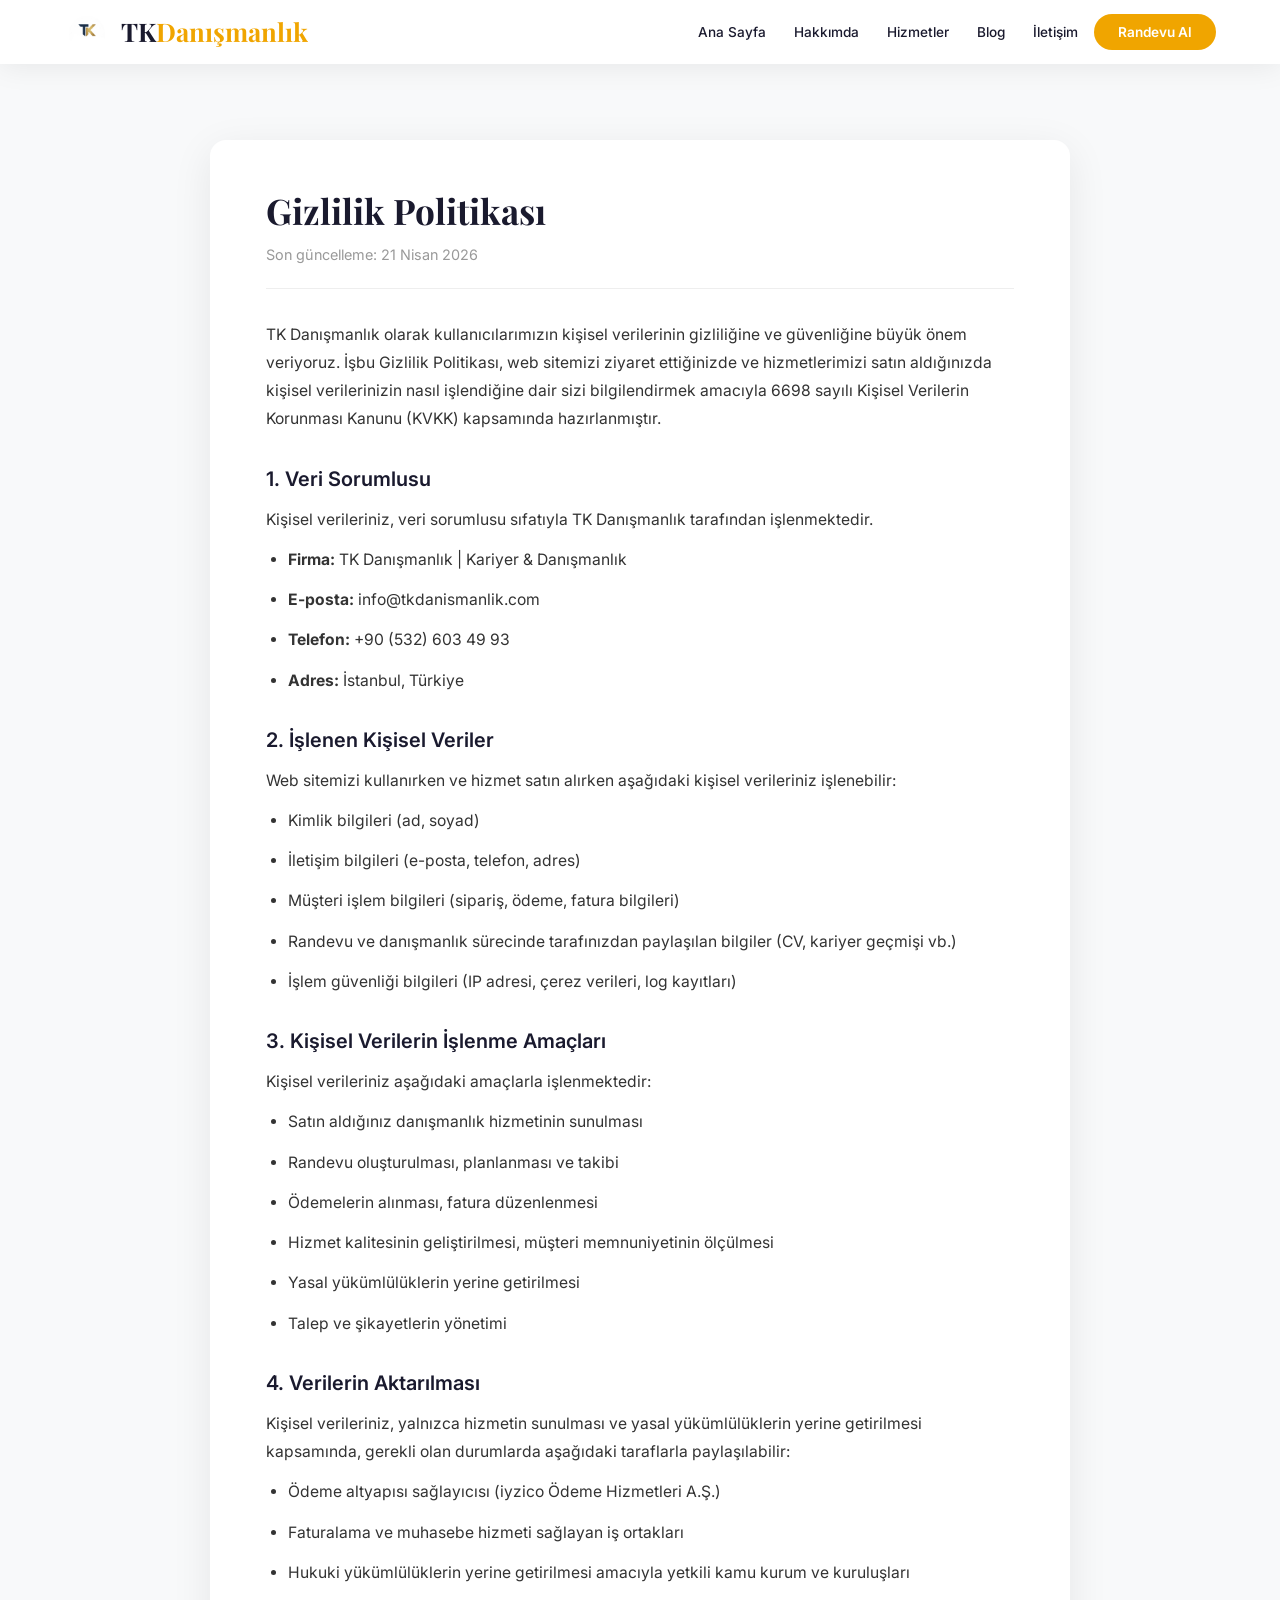
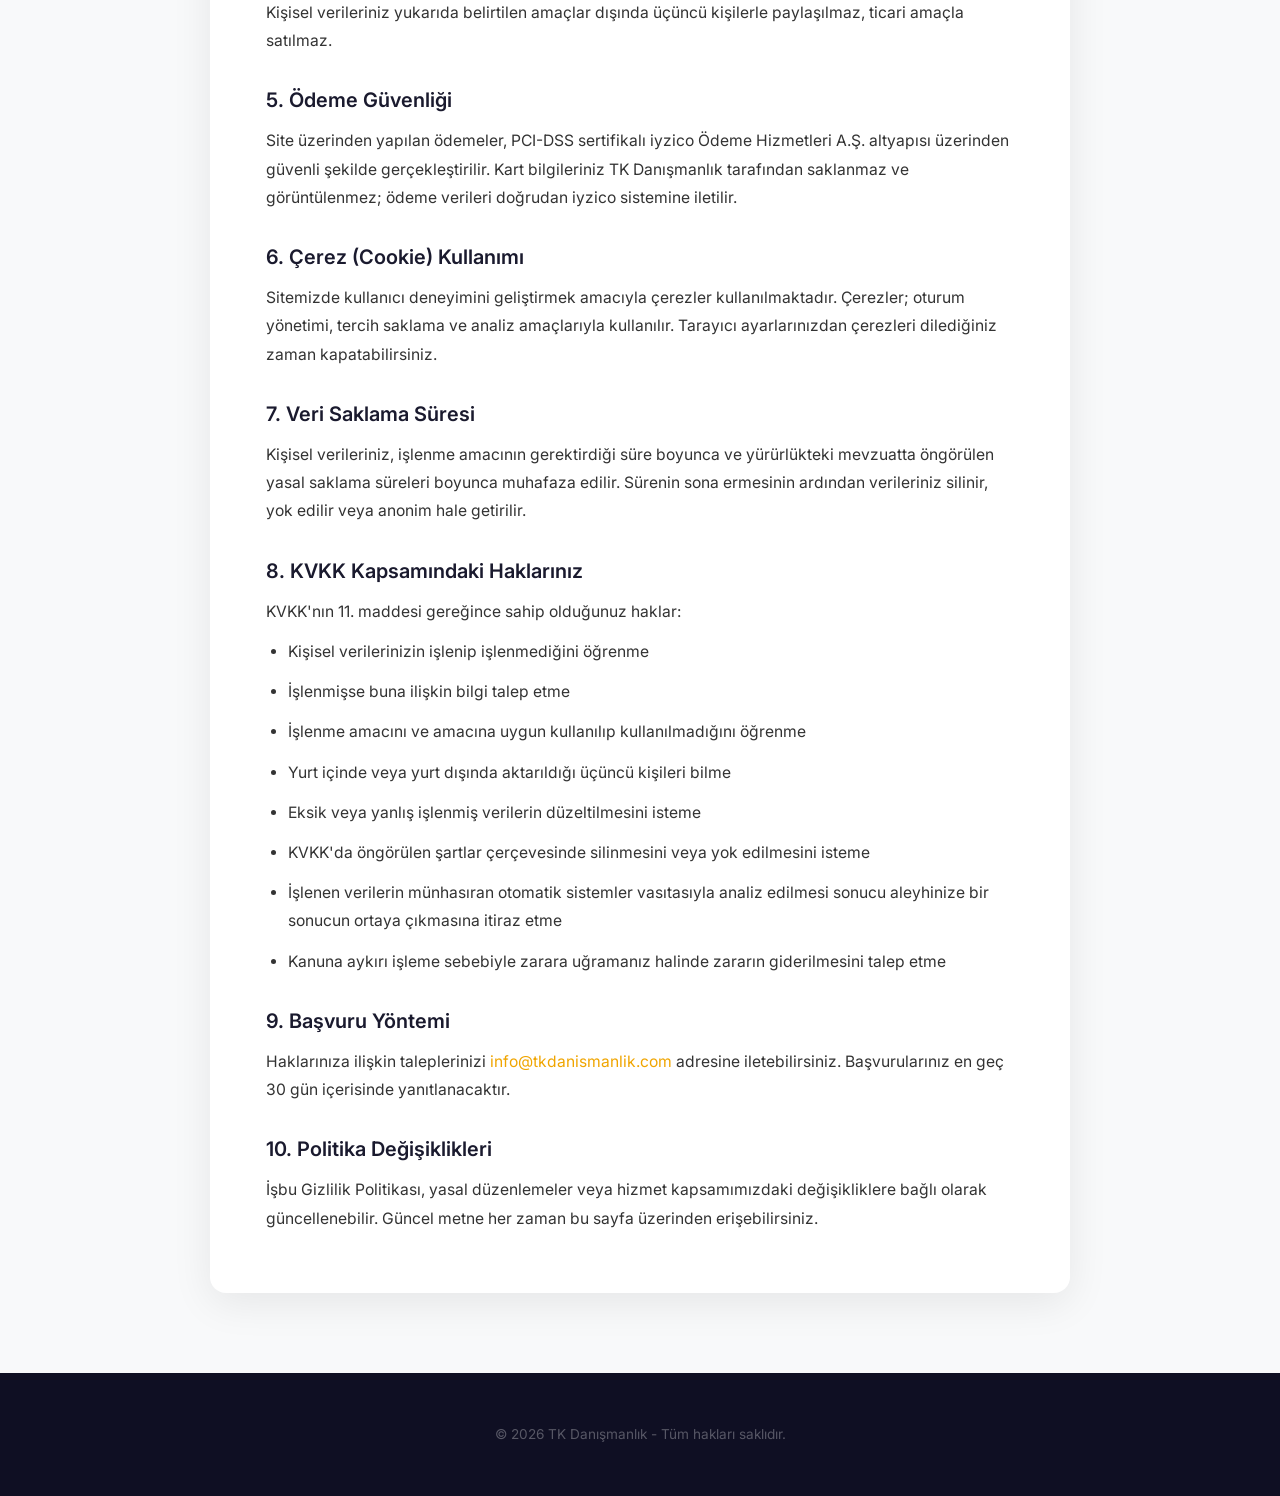
<file: gizlilik-politikasi.html>
<!DOCTYPE html>
<html lang="tr">
<head>
    <meta charset="UTF-8">
    <meta name="viewport" content="width=device-width, initial-scale=1.0">
    <meta name="description" content="TK Danışmanlık Gizlilik Politikası - Kişisel verilerinizin KVKK kapsamında korunması hakkında bilgi.">
    <meta name="robots" content="index, follow">
    <link rel="canonical" href="https://www.tkdanismanlik.com/gizlilik-politikasi.html">
    <link rel="icon" type="image/jpeg" href="img/uploads/logo.jpeg">
    <title>Gizlilik Politikası | TK Danışmanlık</title>
    <link rel="preconnect" href="https://fonts.googleapis.com">
    <link href="https://fonts.googleapis.com/css2?family=Playfair+Display:wght@400;600;700&family=Inter:wght@300;400;500;600&display=swap" rel="stylesheet">
    <link rel="stylesheet" href="https://cdnjs.cloudflare.com/ajax/libs/font-awesome/6.5.1/css/all.min.css">
    <link rel="stylesheet" href="css/style.css?v=4">
    <style>
        .legal-page { padding: 140px 0 80px; min-height: 100vh; background: var(--bg-light); }
        .legal-card {
            max-width: 860px;
            margin: 0 auto;
            background: #fff;
            border-radius: var(--radius);
            box-shadow: var(--shadow);
            padding: 48px 56px;
        }
        .legal-card h1 {
            font-size: 2.2rem;
            color: var(--primary);
            margin-bottom: 8px;
        }
        .legal-card .updated {
            color: var(--text-lighter);
            font-size: 0.9rem;
            margin-bottom: 32px;
            padding-bottom: 20px;
            border-bottom: 1px solid #eee;
        }
        .legal-card h2 {
            font-size: 1.25rem;
            color: var(--primary);
            margin: 32px 0 14px;
            font-family: 'Inter', sans-serif;
            font-weight: 600;
        }
        .legal-card p, .legal-card li {
            color: var(--text);
            line-height: 1.8;
            font-size: 0.98rem;
            margin-bottom: 12px;
        }
        .legal-card ul { padding-left: 22px; margin-bottom: 12px; }
        .legal-card a { color: var(--accent); }
        .legal-card a:hover { text-decoration: underline; }
        @media (max-width: 640px) {
            .legal-card { padding: 32px 22px; }
            .legal-card h1 { font-size: 1.6rem; }
        }
    </style>
</head>
<body>
    <!-- Navbar -->
    <nav class="navbar scrolled" id="navbar">
        <div class="container nav-container">
            <a href="index.html" class="logo">
                <img src="img/uploads/logo.jpeg" alt="TK Logo" class="logo-img">
                <span class="logo-text">TK</span><span class="logo-accent">Danışmanlık</span>
            </a>
            <ul class="nav-links" id="navLinks">
                <li><a href="index.html">Ana Sayfa</a></li>
                <li><a href="index.html#about">Hakkımda</a></li>
                <li><a href="index.html#services">Hizmetler</a></li>
                <li><a href="blog.html">Blog</a></li>
                <li><a href="index.html#contact">İletişim</a></li>
                <li><a href="index.html#appointment" class="nav-cta">Randevu Al</a></li>
            </ul>
            <button class="hamburger" id="hamburger" aria-label="Menü">
                <span></span><span></span><span></span>
            </button>
        </div>
    </nav>

    <section class="legal-page">
        <div class="container">
            <article class="legal-card">
                <h1>Gizlilik Politikası</h1>
                <p class="updated">Son güncelleme: 21 Nisan 2026</p>

                <p>TK Danışmanlık olarak kullanıcılarımızın kişisel verilerinin gizliliğine ve güvenliğine büyük önem veriyoruz. İşbu Gizlilik Politikası, web sitemizi ziyaret ettiğinizde ve hizmetlerimizi satın aldığınızda kişisel verilerinizin nasıl işlendiğine dair sizi bilgilendirmek amacıyla 6698 sayılı Kişisel Verilerin Korunması Kanunu (KVKK) kapsamında hazırlanmıştır.</p>

                <h2>1. Veri Sorumlusu</h2>
                <p>Kişisel verileriniz, veri sorumlusu sıfatıyla TK Danışmanlık tarafından işlenmektedir.</p>
                <ul>
                    <li><strong>Firma:</strong> TK Danışmanlık | Kariyer &amp; Danışmanlık</li>
                    <li><strong>E-posta:</strong> info@tkdanismanlik.com</li>
                    <li><strong>Telefon:</strong> +90 (532) 603 49 93</li>
                    <li><strong>Adres:</strong> İstanbul, Türkiye</li>
                </ul>

                <h2>2. İşlenen Kişisel Veriler</h2>
                <p>Web sitemizi kullanırken ve hizmet satın alırken aşağıdaki kişisel verileriniz işlenebilir:</p>
                <ul>
                    <li>Kimlik bilgileri (ad, soyad)</li>
                    <li>İletişim bilgileri (e-posta, telefon, adres)</li>
                    <li>Müşteri işlem bilgileri (sipariş, ödeme, fatura bilgileri)</li>
                    <li>Randevu ve danışmanlık sürecinde tarafınızdan paylaşılan bilgiler (CV, kariyer geçmişi vb.)</li>
                    <li>İşlem güvenliği bilgileri (IP adresi, çerez verileri, log kayıtları)</li>
                </ul>

                <h2>3. Kişisel Verilerin İşlenme Amaçları</h2>
                <p>Kişisel verileriniz aşağıdaki amaçlarla işlenmektedir:</p>
                <ul>
                    <li>Satın aldığınız danışmanlık hizmetinin sunulması</li>
                    <li>Randevu oluşturulması, planlanması ve takibi</li>
                    <li>Ödemelerin alınması, fatura düzenlenmesi</li>
                    <li>Hizmet kalitesinin geliştirilmesi, müşteri memnuniyetinin ölçülmesi</li>
                    <li>Yasal yükümlülüklerin yerine getirilmesi</li>
                    <li>Talep ve şikayetlerin yönetimi</li>
                </ul>

                <h2>4. Verilerin Aktarılması</h2>
                <p>Kişisel verileriniz, yalnızca hizmetin sunulması ve yasal yükümlülüklerin yerine getirilmesi kapsamında, gerekli olan durumlarda aşağıdaki taraflarla paylaşılabilir:</p>
                <ul>
                    <li>Ödeme altyapısı sağlayıcısı (iyzico Ödeme Hizmetleri A.Ş.)</li>
                    <li>Faturalama ve muhasebe hizmeti sağlayan iş ortakları</li>
                    <li>Hukuki yükümlülüklerin yerine getirilmesi amacıyla yetkili kamu kurum ve kuruluşları</li>
                </ul>
                <p>Kişisel verileriniz yukarıda belirtilen amaçlar dışında üçüncü kişilerle paylaşılmaz, ticari amaçla satılmaz.</p>

                <h2>5. Ödeme Güvenliği</h2>
                <p>Site üzerinden yapılan ödemeler, PCI-DSS sertifikalı iyzico Ödeme Hizmetleri A.Ş. altyapısı üzerinden güvenli şekilde gerçekleştirilir. Kart bilgileriniz TK Danışmanlık tarafından saklanmaz ve görüntülenmez; ödeme verileri doğrudan iyzico sistemine iletilir.</p>

                <h2>6. Çerez (Cookie) Kullanımı</h2>
                <p>Sitemizde kullanıcı deneyimini geliştirmek amacıyla çerezler kullanılmaktadır. Çerezler; oturum yönetimi, tercih saklama ve analiz amaçlarıyla kullanılır. Tarayıcı ayarlarınızdan çerezleri dilediğiniz zaman kapatabilirsiniz.</p>

                <h2>7. Veri Saklama Süresi</h2>
                <p>Kişisel verileriniz, işlenme amacının gerektirdiği süre boyunca ve yürürlükteki mevzuatta öngörülen yasal saklama süreleri boyunca muhafaza edilir. Sürenin sona ermesinin ardından verileriniz silinir, yok edilir veya anonim hale getirilir.</p>

                <h2>8. KVKK Kapsamındaki Haklarınız</h2>
                <p>KVKK'nın 11. maddesi gereğince sahip olduğunuz haklar:</p>
                <ul>
                    <li>Kişisel verilerinizin işlenip işlenmediğini öğrenme</li>
                    <li>İşlenmişse buna ilişkin bilgi talep etme</li>
                    <li>İşlenme amacını ve amacına uygun kullanılıp kullanılmadığını öğrenme</li>
                    <li>Yurt içinde veya yurt dışında aktarıldığı üçüncü kişileri bilme</li>
                    <li>Eksik veya yanlış işlenmiş verilerin düzeltilmesini isteme</li>
                    <li>KVKK'da öngörülen şartlar çerçevesinde silinmesini veya yok edilmesini isteme</li>
                    <li>İşlenen verilerin münhasıran otomatik sistemler vasıtasıyla analiz edilmesi sonucu aleyhinize bir sonucun ortaya çıkmasına itiraz etme</li>
                    <li>Kanuna aykırı işleme sebebiyle zarara uğramanız halinde zararın giderilmesini talep etme</li>
                </ul>

                <h2>9. Başvuru Yöntemi</h2>
                <p>Haklarınıza ilişkin taleplerinizi <a href="mailto:info@tkdanismanlik.com">info@tkdanismanlik.com</a> adresine iletebilirsiniz. Başvurularınız en geç 30 gün içerisinde yanıtlanacaktır.</p>

                <h2>10. Politika Değişiklikleri</h2>
                <p>İşbu Gizlilik Politikası, yasal düzenlemeler veya hizmet kapsamımızdaki değişikliklere bağlı olarak güncellenebilir. Güncel metne her zaman bu sayfa üzerinden erişebilirsiniz.</p>
            </article>
        </div>
    </section>

    <footer class="footer" style="padding:30px 0;">
        <div class="container">
            <div class="footer-bottom" style="border:none;">
                <p>&copy; 2026 TK Danışmanlık - Tüm hakları saklıdır.</p>
            </div>
        </div>
    </footer>

    <script>
        document.getElementById('hamburger').addEventListener('click', function() {
            this.classList.toggle('active');
            document.getElementById('navLinks').classList.toggle('active');
        });
    </script>
</body>
</html>
</file>
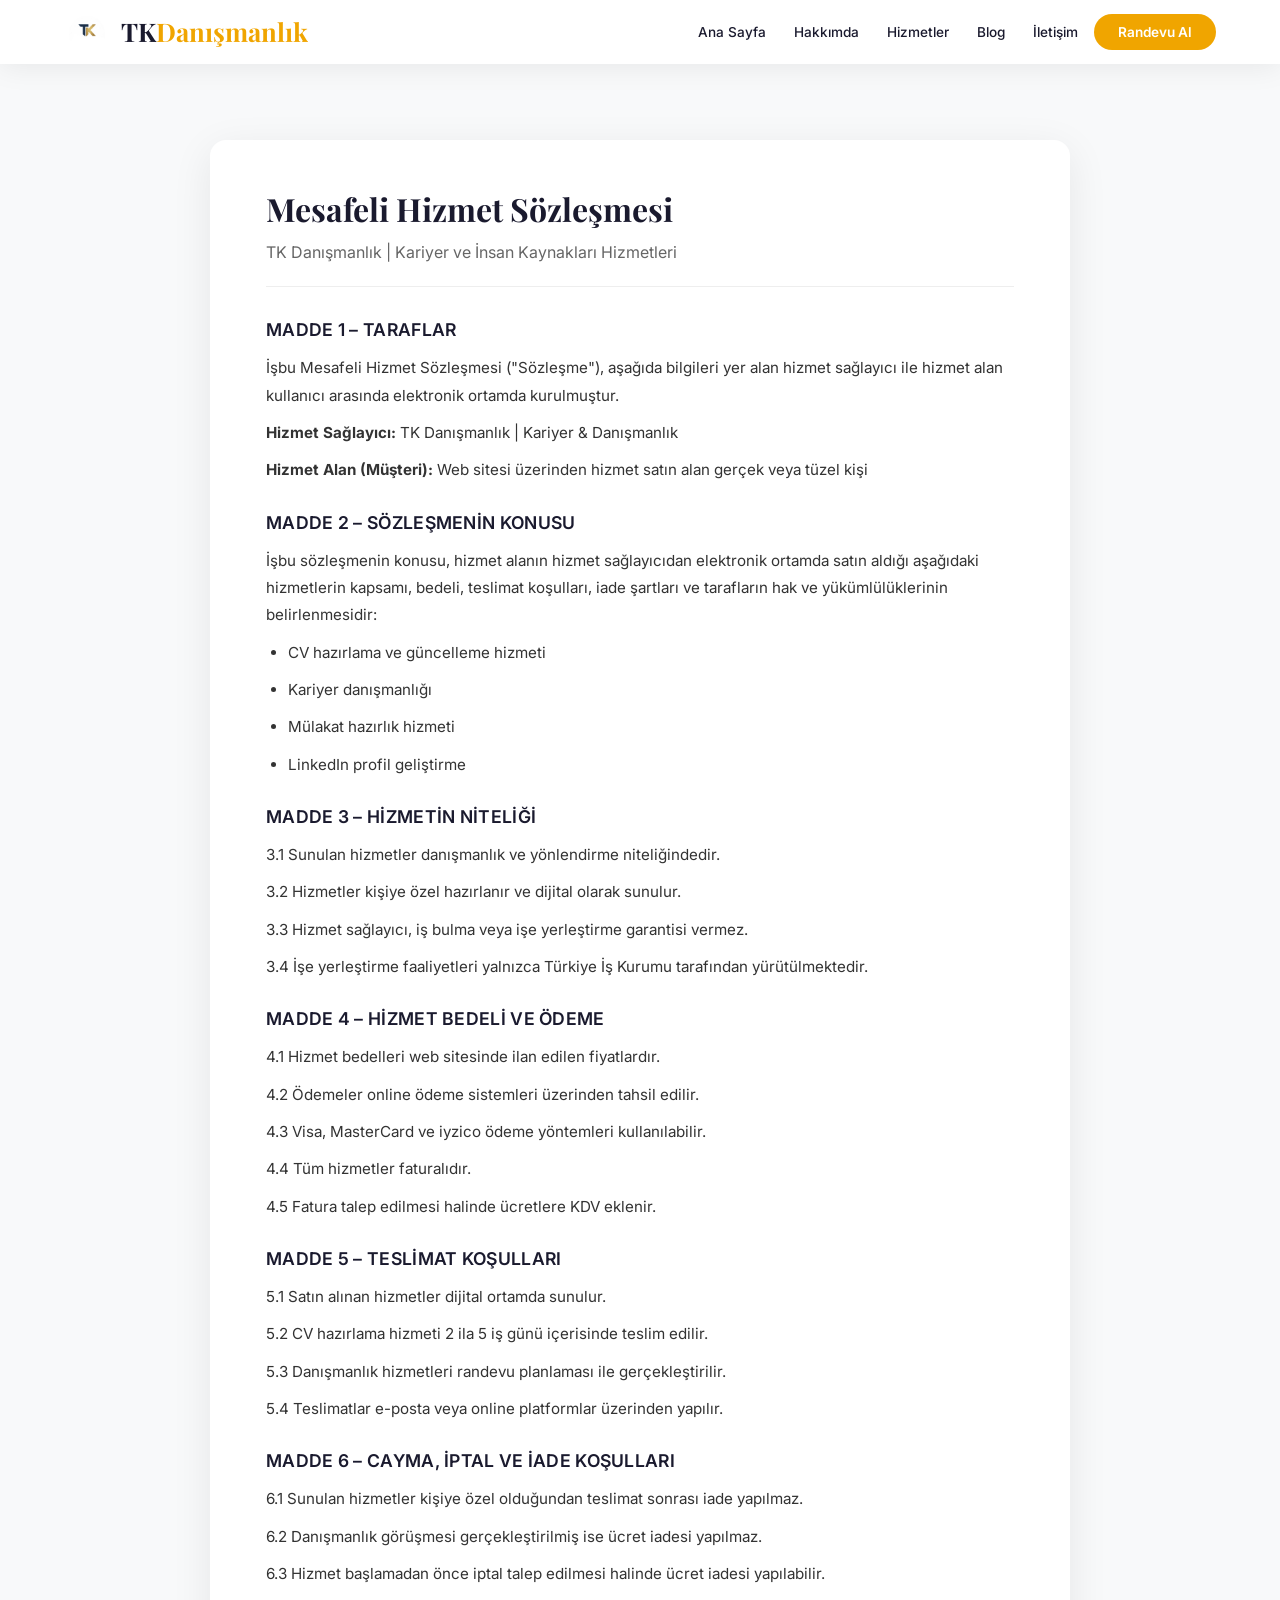
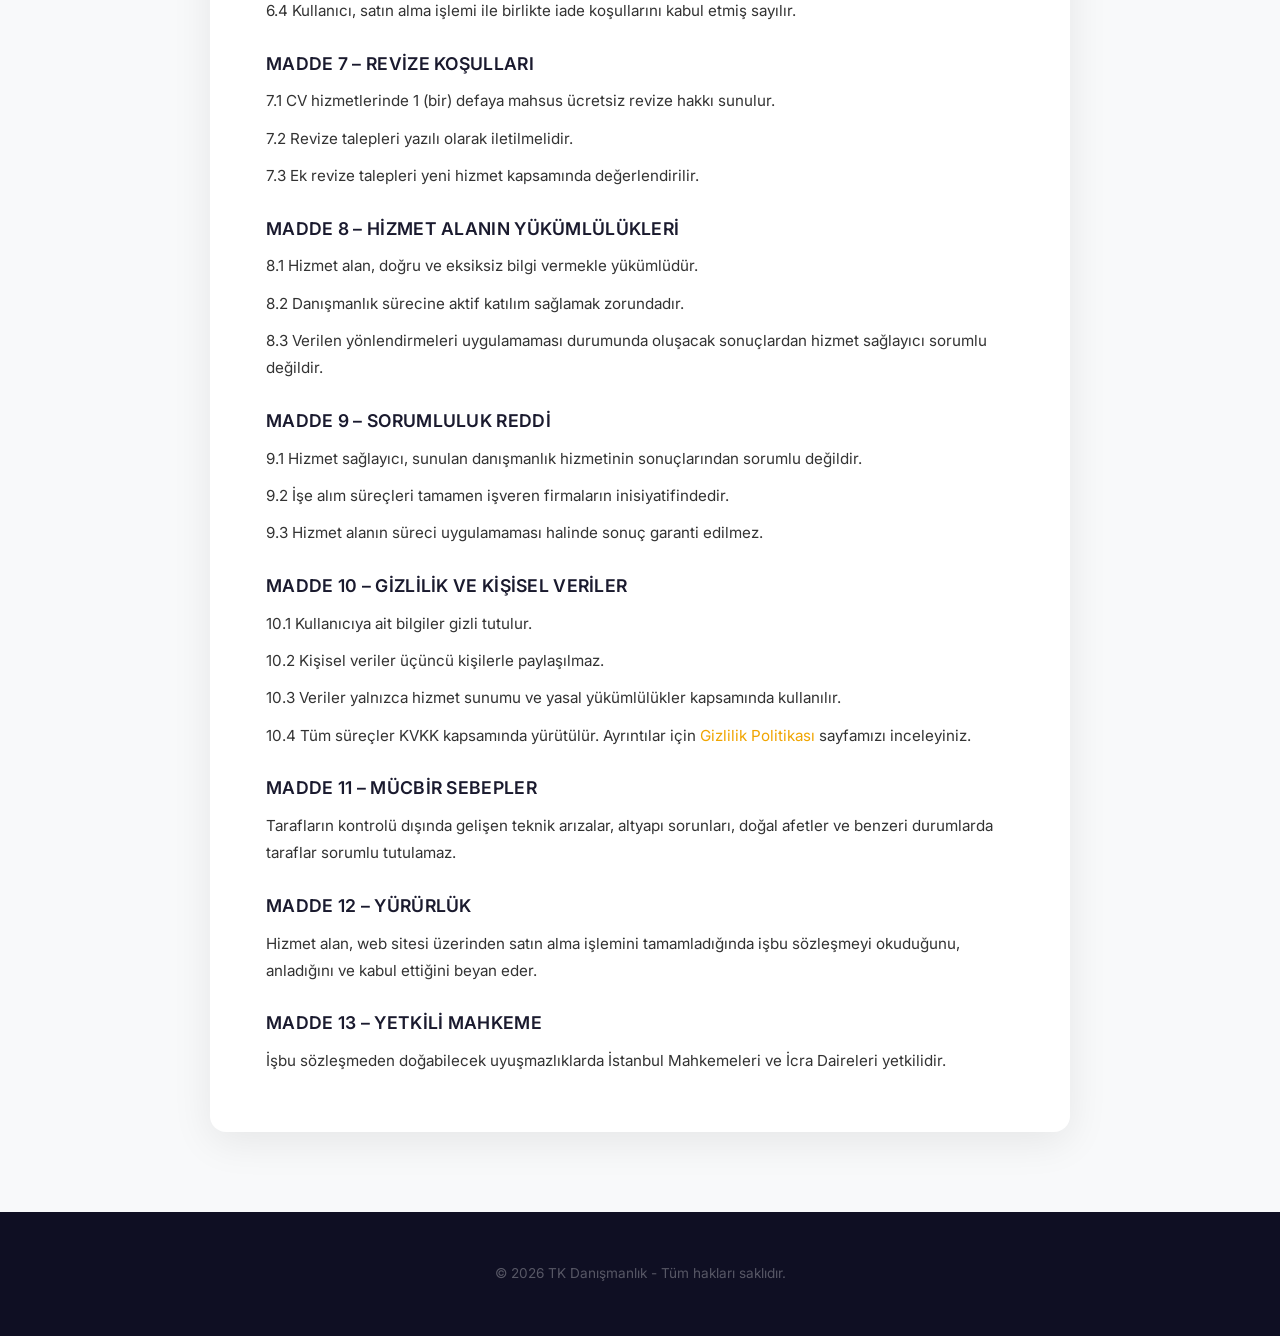
<file: mesafeli-sozlesme.html>
<!DOCTYPE html>
<html lang="tr">
<head>
    <meta charset="UTF-8">
    <meta name="viewport" content="width=device-width, initial-scale=1.0">
    <meta name="description" content="TK Danışmanlık Mesafeli Hizmet Sözleşmesi - Web sitesi üzerinden satın alınan danışmanlık hizmetlerine ilişkin sözleşme.">
    <meta name="robots" content="index, follow">
    <link rel="canonical" href="https://www.tkdanismanlik.com/mesafeli-sozlesme.html">
    <link rel="icon" type="image/jpeg" href="img/uploads/logo.jpeg">
    <title>Mesafeli Hizmet Sözleşmesi | TK Danışmanlık</title>
    <link rel="preconnect" href="https://fonts.googleapis.com">
    <link href="https://fonts.googleapis.com/css2?family=Playfair+Display:wght@400;600;700&family=Inter:wght@300;400;500;600&display=swap" rel="stylesheet">
    <link rel="stylesheet" href="https://cdnjs.cloudflare.com/ajax/libs/font-awesome/6.5.1/css/all.min.css">
    <link rel="stylesheet" href="css/style.css?v=4">
    <style>
        .legal-page { padding: 140px 0 80px; min-height: 100vh; background: var(--bg-light); }
        .legal-card {
            max-width: 860px;
            margin: 0 auto;
            background: #fff;
            border-radius: var(--radius);
            box-shadow: var(--shadow);
            padding: 48px 56px;
        }
        .legal-card h1 {
            font-size: 2rem;
            color: var(--primary);
            margin-bottom: 8px;
        }
        .legal-card .subtitle {
            color: var(--text-light);
            font-size: 1rem;
            margin-bottom: 32px;
            padding-bottom: 20px;
            border-bottom: 1px solid #eee;
        }
        .legal-card h2 {
            font-size: 1.1rem;
            color: var(--primary);
            margin: 28px 0 12px;
            font-family: 'Inter', sans-serif;
            font-weight: 600;
            letter-spacing: 0.3px;
        }
        .legal-card p, .legal-card li {
            color: var(--text);
            line-height: 1.8;
            font-size: 0.95rem;
            margin-bottom: 10px;
        }
        .legal-card ul { padding-left: 22px; margin-bottom: 12px; }
        .legal-card a { color: var(--accent); }
        @media (max-width: 640px) {
            .legal-card { padding: 32px 22px; }
            .legal-card h1 { font-size: 1.5rem; }
        }
    </style>
</head>
<body>
    <!-- Navbar -->
    <nav class="navbar scrolled" id="navbar">
        <div class="container nav-container">
            <a href="index.html" class="logo">
                <img src="img/uploads/logo.jpeg" alt="TK Logo" class="logo-img">
                <span class="logo-text">TK</span><span class="logo-accent">Danışmanlık</span>
            </a>
            <ul class="nav-links" id="navLinks">
                <li><a href="index.html">Ana Sayfa</a></li>
                <li><a href="index.html#about">Hakkımda</a></li>
                <li><a href="index.html#services">Hizmetler</a></li>
                <li><a href="blog.html">Blog</a></li>
                <li><a href="index.html#contact">İletişim</a></li>
                <li><a href="index.html#appointment" class="nav-cta">Randevu Al</a></li>
            </ul>
            <button class="hamburger" id="hamburger" aria-label="Menü">
                <span></span><span></span><span></span>
            </button>
        </div>
    </nav>

    <section class="legal-page">
        <div class="container">
            <article class="legal-card">
                <h1>Mesafeli Hizmet Sözleşmesi</h1>
                <p class="subtitle">TK Danışmanlık | Kariyer ve İnsan Kaynakları Hizmetleri</p>

                <h2>MADDE 1 – TARAFLAR</h2>
                <p>İşbu Mesafeli Hizmet Sözleşmesi ("Sözleşme"), aşağıda bilgileri yer alan hizmet sağlayıcı ile hizmet alan kullanıcı arasında elektronik ortamda kurulmuştur.</p>
                <p><strong>Hizmet Sağlayıcı:</strong> TK Danışmanlık | Kariyer &amp; Danışmanlık</p>
                <p><strong>Hizmet Alan (Müşteri):</strong> Web sitesi üzerinden hizmet satın alan gerçek veya tüzel kişi</p>

                <h2>MADDE 2 – SÖZLEŞMENİN KONUSU</h2>
                <p>İşbu sözleşmenin konusu, hizmet alanın hizmet sağlayıcıdan elektronik ortamda satın aldığı aşağıdaki hizmetlerin kapsamı, bedeli, teslimat koşulları, iade şartları ve tarafların hak ve yükümlülüklerinin belirlenmesidir:</p>
                <ul>
                    <li>CV hazırlama ve güncelleme hizmeti</li>
                    <li>Kariyer danışmanlığı</li>
                    <li>Mülakat hazırlık hizmeti</li>
                    <li>LinkedIn profil geliştirme</li>
                </ul>

                <h2>MADDE 3 – HİZMETİN NİTELİĞİ</h2>
                <p>3.1 Sunulan hizmetler danışmanlık ve yönlendirme niteliğindedir.</p>
                <p>3.2 Hizmetler kişiye özel hazırlanır ve dijital olarak sunulur.</p>
                <p>3.3 Hizmet sağlayıcı, iş bulma veya işe yerleştirme garantisi vermez.</p>
                <p>3.4 İşe yerleştirme faaliyetleri yalnızca Türkiye İş Kurumu tarafından yürütülmektedir.</p>

                <h2>MADDE 4 – HİZMET BEDELİ VE ÖDEME</h2>
                <p>4.1 Hizmet bedelleri web sitesinde ilan edilen fiyatlardır.</p>
                <p>4.2 Ödemeler online ödeme sistemleri üzerinden tahsil edilir.</p>
                <p>4.3 Visa, MasterCard ve iyzico ödeme yöntemleri kullanılabilir.</p>
                <p>4.4 Tüm hizmetler faturalıdır.</p>
                <p>4.5 Fatura talep edilmesi halinde ücretlere KDV eklenir.</p>

                <h2>MADDE 5 – TESLİMAT KOŞULLARI</h2>
                <p>5.1 Satın alınan hizmetler dijital ortamda sunulur.</p>
                <p>5.2 CV hazırlama hizmeti 2 ila 5 iş günü içerisinde teslim edilir.</p>
                <p>5.3 Danışmanlık hizmetleri randevu planlaması ile gerçekleştirilir.</p>
                <p>5.4 Teslimatlar e-posta veya online platformlar üzerinden yapılır.</p>

                <h2>MADDE 6 – CAYMA, İPTAL VE İADE KOŞULLARI</h2>
                <p>6.1 Sunulan hizmetler kişiye özel olduğundan teslimat sonrası iade yapılmaz.</p>
                <p>6.2 Danışmanlık görüşmesi gerçekleştirilmiş ise ücret iadesi yapılmaz.</p>
                <p>6.3 Hizmet başlamadan önce iptal talep edilmesi halinde ücret iadesi yapılabilir.</p>
                <p>6.4 Kullanıcı, satın alma işlemi ile birlikte iade koşullarını kabul etmiş sayılır.</p>

                <h2>MADDE 7 – REVİZE KOŞULLARI</h2>
                <p>7.1 CV hizmetlerinde 1 (bir) defaya mahsus ücretsiz revize hakkı sunulur.</p>
                <p>7.2 Revize talepleri yazılı olarak iletilmelidir.</p>
                <p>7.3 Ek revize talepleri yeni hizmet kapsamında değerlendirilir.</p>

                <h2>MADDE 8 – HİZMET ALANIN YÜKÜMLÜLÜKLERİ</h2>
                <p>8.1 Hizmet alan, doğru ve eksiksiz bilgi vermekle yükümlüdür.</p>
                <p>8.2 Danışmanlık sürecine aktif katılım sağlamak zorundadır.</p>
                <p>8.3 Verilen yönlendirmeleri uygulamaması durumunda oluşacak sonuçlardan hizmet sağlayıcı sorumlu değildir.</p>

                <h2>MADDE 9 – SORUMLULUK REDDİ</h2>
                <p>9.1 Hizmet sağlayıcı, sunulan danışmanlık hizmetinin sonuçlarından sorumlu değildir.</p>
                <p>9.2 İşe alım süreçleri tamamen işveren firmaların inisiyatifindedir.</p>
                <p>9.3 Hizmet alanın süreci uygulamaması halinde sonuç garanti edilmez.</p>

                <h2>MADDE 10 – GİZLİLİK VE KİŞİSEL VERİLER</h2>
                <p>10.1 Kullanıcıya ait bilgiler gizli tutulur.</p>
                <p>10.2 Kişisel veriler üçüncü kişilerle paylaşılmaz.</p>
                <p>10.3 Veriler yalnızca hizmet sunumu ve yasal yükümlülükler kapsamında kullanılır.</p>
                <p>10.4 Tüm süreçler KVKK kapsamında yürütülür. Ayrıntılar için <a href="gizlilik-politikasi.html">Gizlilik Politikası</a> sayfamızı inceleyiniz.</p>

                <h2>MADDE 11 – MÜCBİR SEBEPLER</h2>
                <p>Tarafların kontrolü dışında gelişen teknik arızalar, altyapı sorunları, doğal afetler ve benzeri durumlarda taraflar sorumlu tutulamaz.</p>

                <h2>MADDE 12 – YÜRÜRLÜK</h2>
                <p>Hizmet alan, web sitesi üzerinden satın alma işlemini tamamladığında işbu sözleşmeyi okuduğunu, anladığını ve kabul ettiğini beyan eder.</p>

                <h2>MADDE 13 – YETKİLİ MAHKEME</h2>
                <p>İşbu sözleşmeden doğabilecek uyuşmazlıklarda İstanbul Mahkemeleri ve İcra Daireleri yetkilidir.</p>
            </article>
        </div>
    </section>

    <footer class="footer" style="padding:30px 0;">
        <div class="container">
            <div class="footer-bottom" style="border:none;">
                <p>&copy; 2026 TK Danışmanlık - Tüm hakları saklıdır.</p>
            </div>
        </div>
    </footer>

    <script>
        document.getElementById('hamburger').addEventListener('click', function() {
            this.classList.toggle('active');
            document.getElementById('navLinks').classList.toggle('active');
        });
    </script>
</body>
</html>
</file>
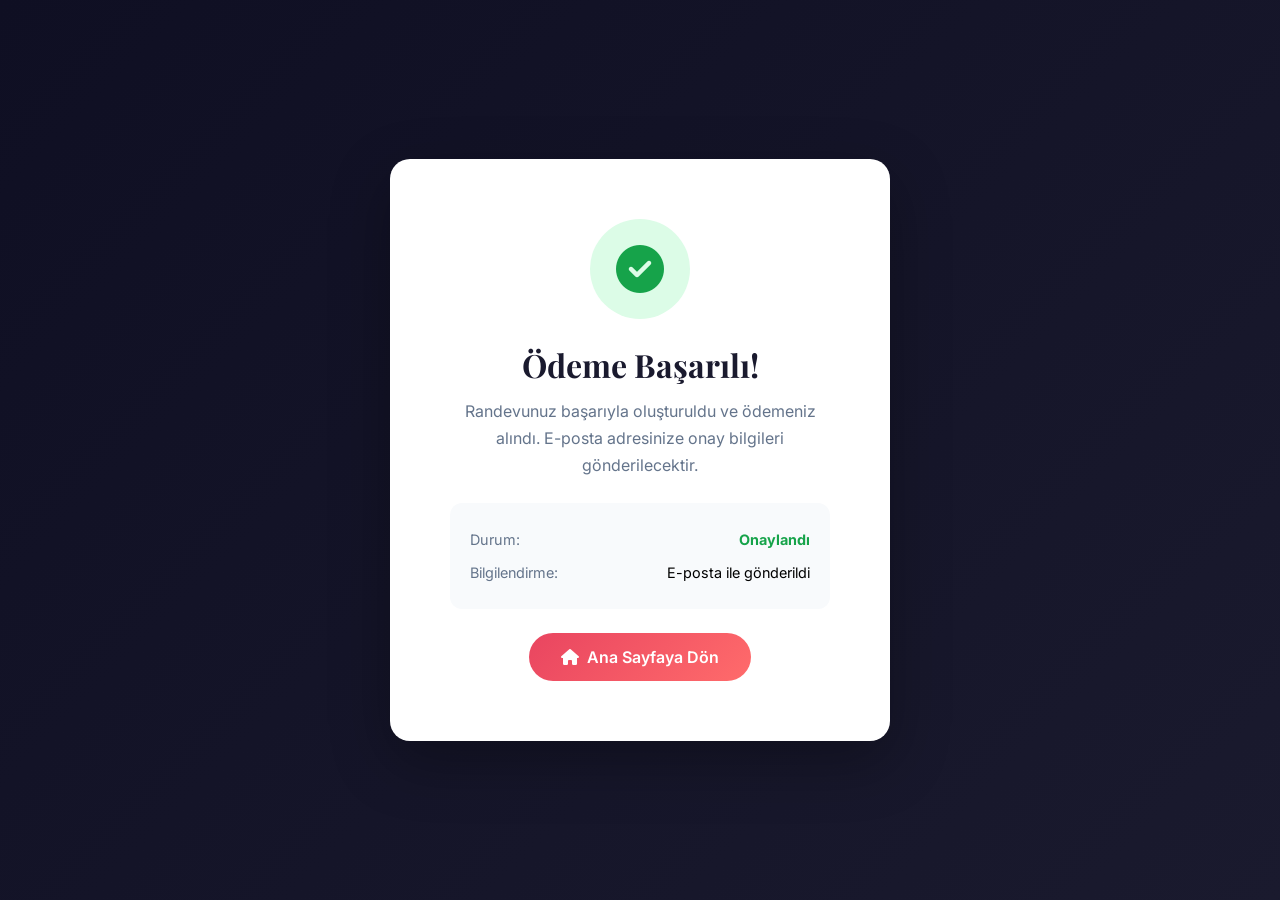
<file: odeme-basarili.html>
<!DOCTYPE html>
<html lang="tr">
<head>
    <meta charset="UTF-8">
    <meta name="viewport" content="width=device-width, initial-scale=1.0">
    <title>Ödeme Başarılı | TK Danışmanlık</title>
    <link href="https://fonts.googleapis.com/css2?family=Inter:wght@400;600;700&family=Playfair+Display:wght@700&display=swap" rel="stylesheet">
    <link rel="stylesheet" href="https://cdnjs.cloudflare.com/ajax/libs/font-awesome/6.5.1/css/all.min.css">
    <style>
        * { margin: 0; padding: 0; box-sizing: border-box; }
        body { font-family: 'Inter', sans-serif; min-height: 100vh; display: flex; align-items: center; justify-content: center; background: linear-gradient(135deg, #0f0f23, #1a1a2e); }
        .card { background: #fff; border-radius: 20px; padding: 60px; text-align: center; max-width: 500px; box-shadow: 0 20px 60px rgba(0,0,0,0.3); }
        .icon { width: 100px; height: 100px; margin: 0 auto 24px; border-radius: 50%; background: #dcfce7; display: flex; align-items: center; justify-content: center; }
        .icon i { font-size: 3rem; color: #16a34a; }
        h1 { font-family: 'Playfair Display', serif; font-size: 2rem; margin-bottom: 12px; color: #1a1a2e; }
        p { color: #64748b; margin-bottom: 24px; line-height: 1.7; }
        .info { background: #f8fafc; border-radius: 12px; padding: 20px; margin-bottom: 24px; text-align: left; }
        .info div { display: flex; justify-content: space-between; padding: 8px 0; font-size: 0.9rem; }
        .info div span:first-child { color: #64748b; }
        .btn { display: inline-flex; align-items: center; gap: 8px; padding: 14px 32px; background: linear-gradient(135deg, #e94560, #ff6b6b); color: #fff; border: none; border-radius: 50px; font-size: 1rem; font-weight: 600; cursor: pointer; text-decoration: none; transition: all 0.3s; }
        .btn:hover { transform: translateY(-2px); box-shadow: 0 8px 30px rgba(233,69,96,0.4); }
    </style>
</head>
<body>
    <div class="card" id="card">
        <div class="icon"><i class="fas fa-check-circle"></i></div>
        <h1>Ödeme Başarılı!</h1>
        <p id="successMsg">Randevunuz başarıyla oluşturuldu ve ödemeniz alındı. E-posta adresinize onay bilgileri gönderilecektir.</p>
        <div class="info">
            <div><span>Durum:</span><strong style="color:#16a34a">Onaylandı</strong></div>
            <div><span>Bilgilendirme:</span><span>E-posta ile gönderildi</span></div>
        </div>
        <a href="index.html" class="btn" id="primaryBtn"><i class="fas fa-home"></i> Ana Sayfaya Dön</a>
    </div>
    <script>
        (function() {
            var p = new URLSearchParams(window.location.search);
            if (p.get('type') === 'article' && p.get('id') && p.get('token')) {
                document.getElementById('successMsg').textContent =
                    'Makaleniz hazır. E-posta adresinize de süresiz erişim linki gönderildi.';
                var btn = document.getElementById('primaryBtn');
                btn.href = 'makale.html?id=' + encodeURIComponent(p.get('id')) + '&token=' + encodeURIComponent(p.get('token'));
                btn.innerHTML = '<i class="fas fa-book-open"></i> Makaleyi Aç';
            }
        })();
    </script>
</body>
</html>
</file>
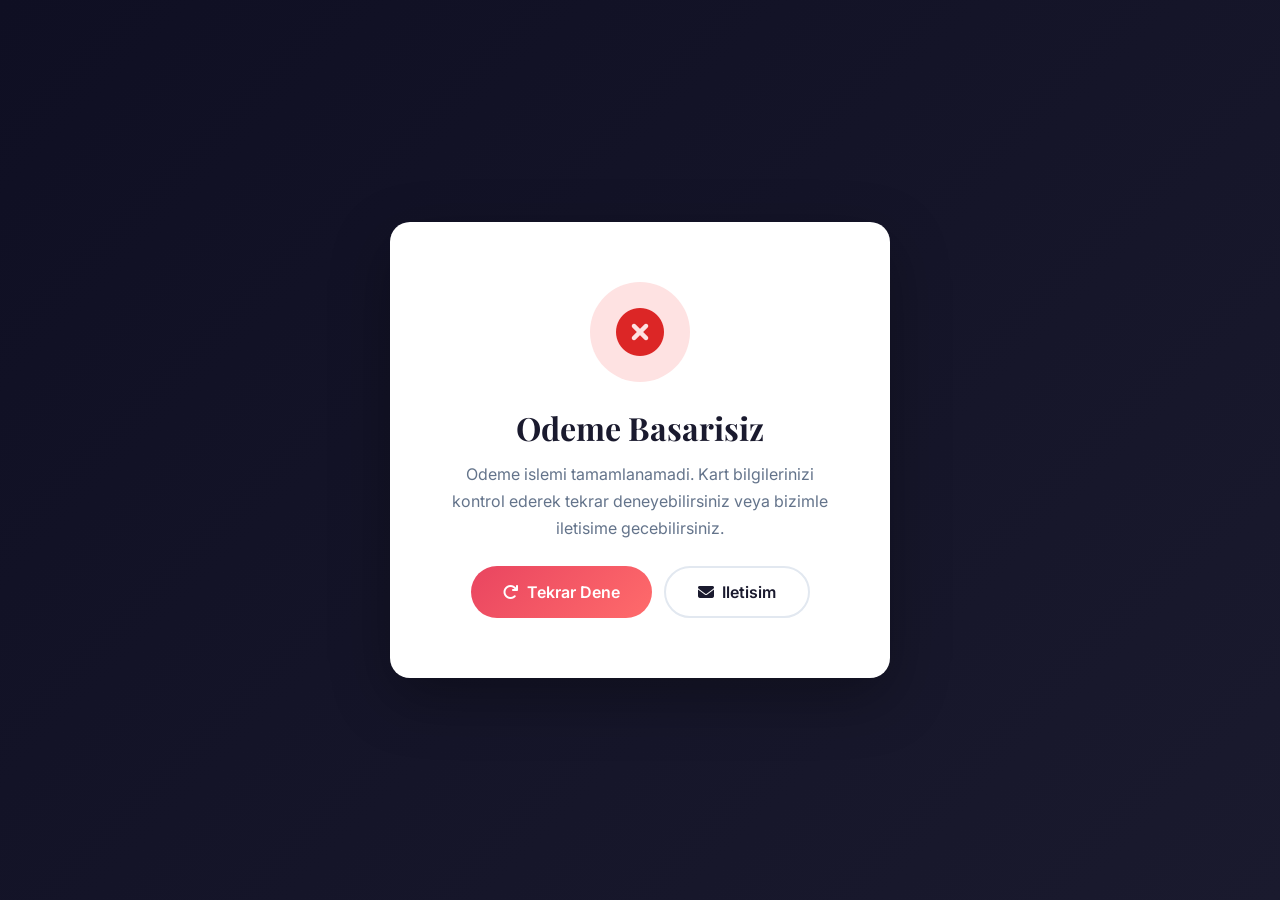
<file: odeme-basarisiz.html>
<!DOCTYPE html>
<html lang="tr">
<head>
    <meta charset="UTF-8">
    <meta name="viewport" content="width=device-width, initial-scale=1.0">
    <title>Ödeme Başarısız | TK Danışmanlık</title>
    <link href="https://fonts.googleapis.com/css2?family=Inter:wght@400;600;700&family=Playfair+Display:wght@700&display=swap" rel="stylesheet">
    <link rel="stylesheet" href="https://cdnjs.cloudflare.com/ajax/libs/font-awesome/6.5.1/css/all.min.css">
    <style>
        * { margin: 0; padding: 0; box-sizing: border-box; }
        body { font-family: 'Inter', sans-serif; min-height: 100vh; display: flex; align-items: center; justify-content: center; background: linear-gradient(135deg, #0f0f23, #1a1a2e); }
        .card { background: #fff; border-radius: 20px; padding: 60px; text-align: center; max-width: 500px; box-shadow: 0 20px 60px rgba(0,0,0,0.3); }
        .icon { width: 100px; height: 100px; margin: 0 auto 24px; border-radius: 50%; background: #fee2e2; display: flex; align-items: center; justify-content: center; }
        .icon i { font-size: 3rem; color: #dc2626; }
        h1 { font-family: 'Playfair Display', serif; font-size: 2rem; margin-bottom: 12px; color: #1a1a2e; }
        p { color: #64748b; margin-bottom: 24px; line-height: 1.7; }
        .buttons { display: flex; gap: 12px; justify-content: center; flex-wrap: wrap; }
        .btn { display: inline-flex; align-items: center; gap: 8px; padding: 14px 32px; background: linear-gradient(135deg, #e94560, #ff6b6b); color: #fff; border: none; border-radius: 50px; font-size: 1rem; font-weight: 600; cursor: pointer; text-decoration: none; transition: all 0.3s; }
        .btn:hover { transform: translateY(-2px); box-shadow: 0 8px 30px rgba(233,69,96,0.4); }
        .btn-outline { background: transparent; color: #1a1a2e; border: 2px solid #e2e8f0; }
        .btn-outline:hover { border-color: #e94560; color: #e94560; box-shadow: none; }
    </style>
</head>
<body>
    <div class="card">
        <div class="icon"><i class="fas fa-times-circle"></i></div>
        <h1>Odeme Basarisiz</h1>
        <p>Odeme islemi tamamlanamadi. Kart bilgilerinizi kontrol ederek tekrar deneyebilirsiniz veya bizimle iletisime gecebilirsiniz.</p>
        <div class="buttons">
            <a href="index.html#appointment" class="btn"><i class="fas fa-redo"></i> Tekrar Dene</a>
            <a href="index.html#contact" class="btn btn-outline"><i class="fas fa-envelope"></i> Iletisim</a>
        </div>
    </div>
</body>
</html>
</file>
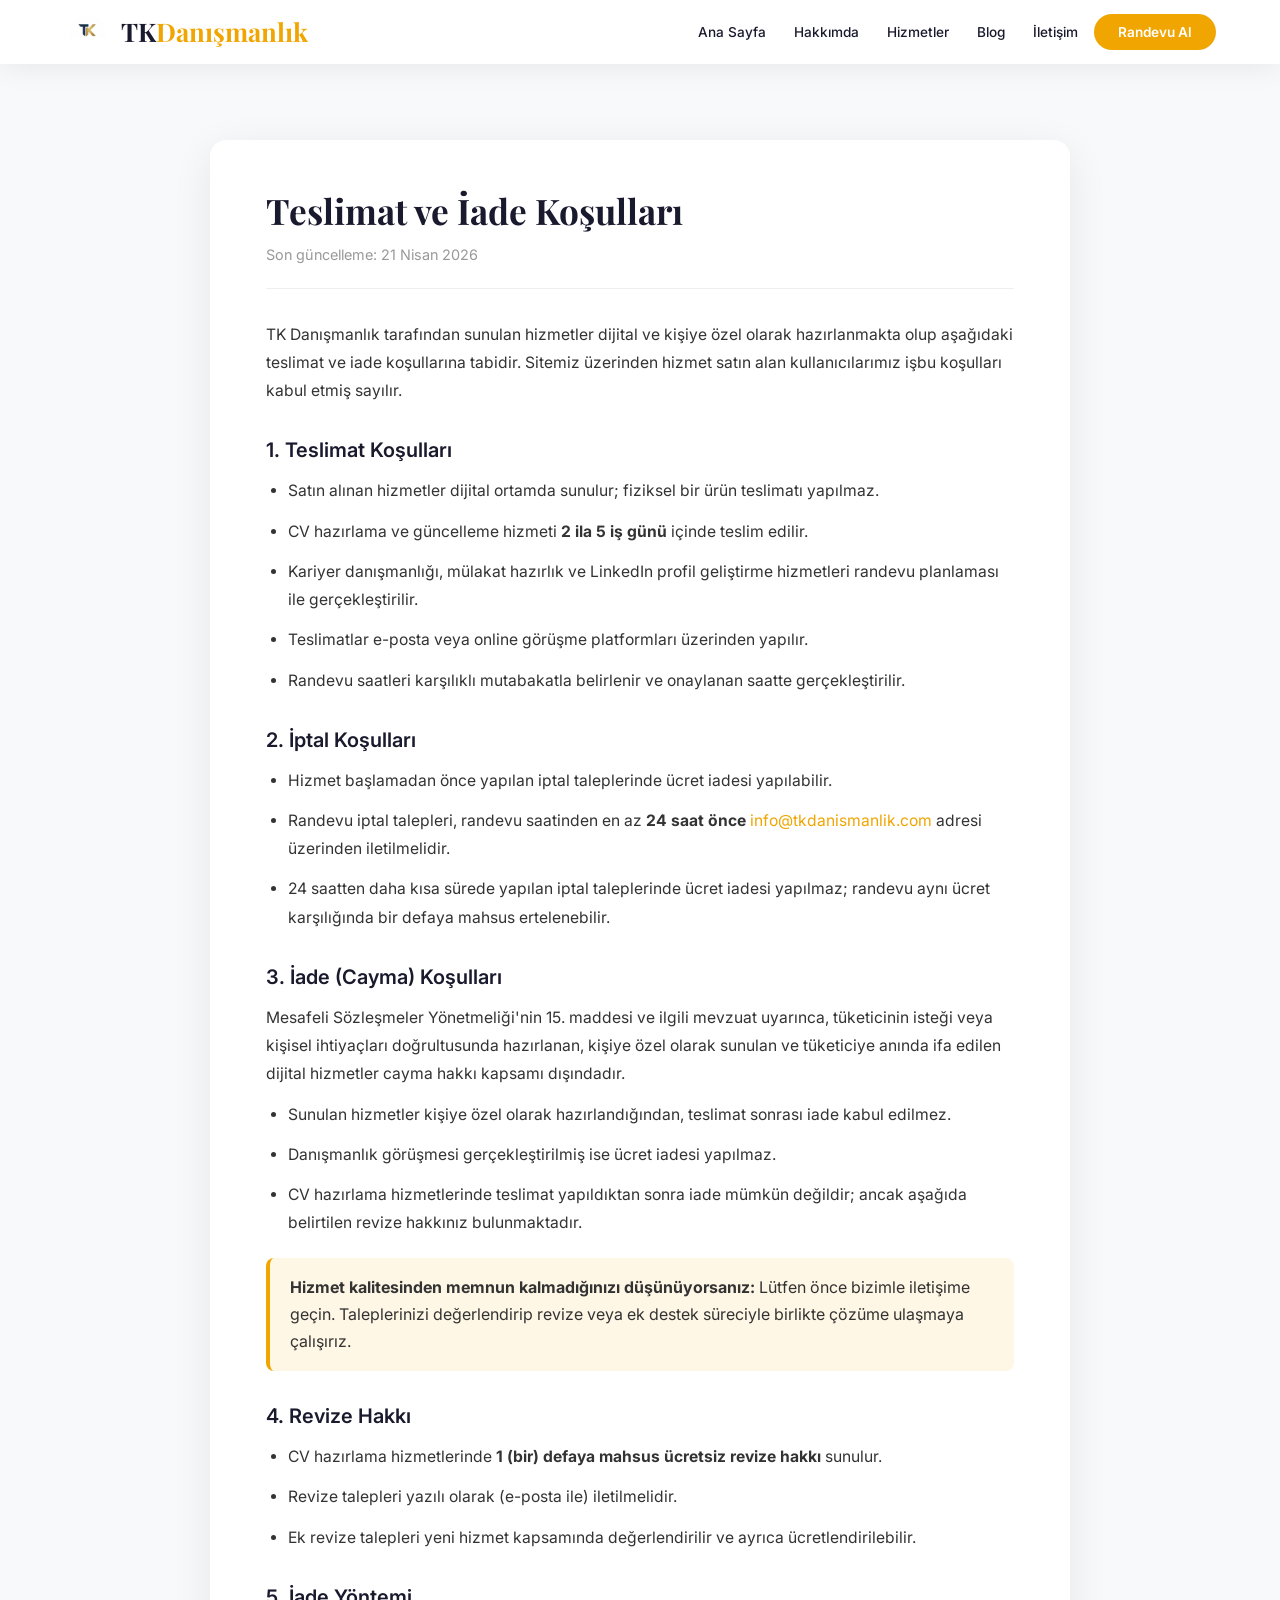
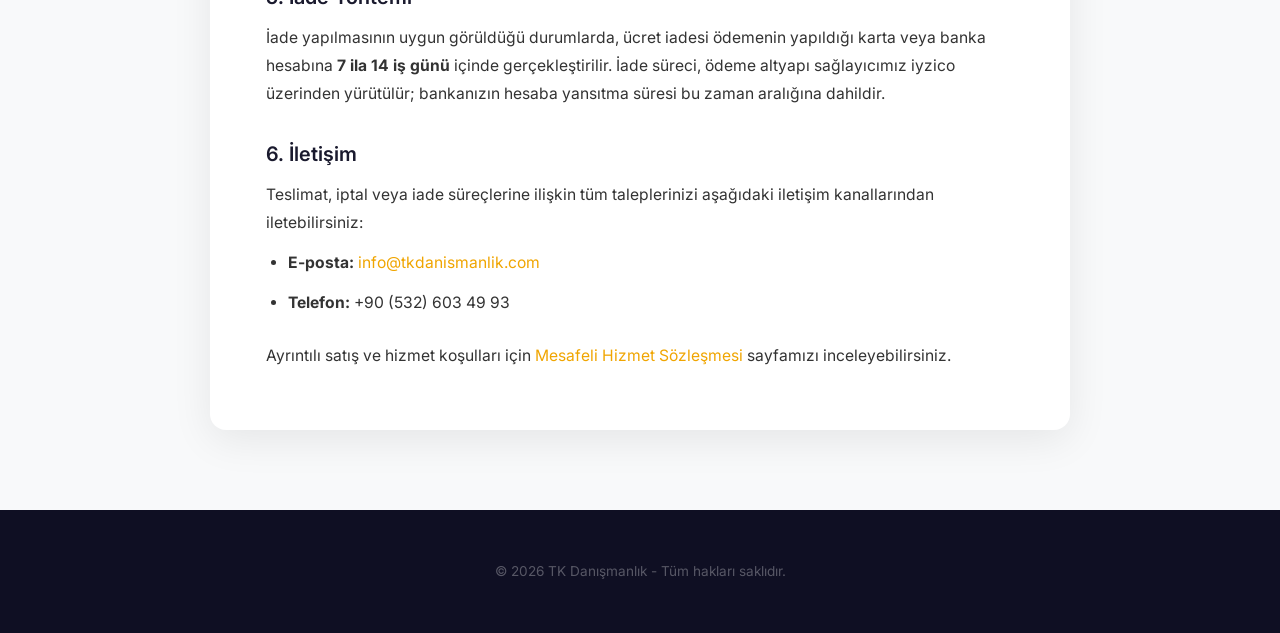
<file: teslimat-iade.html>
<!DOCTYPE html>
<html lang="tr">
<head>
    <meta charset="UTF-8">
    <meta name="viewport" content="width=device-width, initial-scale=1.0">
    <meta name="description" content="TK Danışmanlık Teslimat ve İade Koşulları - Dijital danışmanlık hizmetlerimizin teslimat ve iade şartları.">
    <meta name="robots" content="index, follow">
    <link rel="canonical" href="https://www.tkdanismanlik.com/teslimat-iade.html">
    <link rel="icon" type="image/jpeg" href="img/uploads/logo.jpeg">
    <title>Teslimat ve İade Koşulları | TK Danışmanlık</title>
    <link rel="preconnect" href="https://fonts.googleapis.com">
    <link href="https://fonts.googleapis.com/css2?family=Playfair+Display:wght@400;600;700&family=Inter:wght@300;400;500;600&display=swap" rel="stylesheet">
    <link rel="stylesheet" href="https://cdnjs.cloudflare.com/ajax/libs/font-awesome/6.5.1/css/all.min.css">
    <link rel="stylesheet" href="css/style.css?v=4">
    <style>
        .legal-page { padding: 140px 0 80px; min-height: 100vh; background: var(--bg-light); }
        .legal-card {
            max-width: 860px;
            margin: 0 auto;
            background: #fff;
            border-radius: var(--radius);
            box-shadow: var(--shadow);
            padding: 48px 56px;
        }
        .legal-card h1 {
            font-size: 2.2rem;
            color: var(--primary);
            margin-bottom: 8px;
        }
        .legal-card .updated {
            color: var(--text-lighter);
            font-size: 0.9rem;
            margin-bottom: 32px;
            padding-bottom: 20px;
            border-bottom: 1px solid #eee;
        }
        .legal-card h2 {
            font-size: 1.25rem;
            color: var(--primary);
            margin: 32px 0 14px;
            font-family: 'Inter', sans-serif;
            font-weight: 600;
        }
        .legal-card p, .legal-card li {
            color: var(--text);
            line-height: 1.8;
            font-size: 0.98rem;
            margin-bottom: 12px;
        }
        .legal-card ul { padding-left: 22px; margin-bottom: 12px; }
        .legal-card a { color: var(--accent); }
        .legal-card a:hover { text-decoration: underline; }
        .legal-card .note {
            background: #fff7e6;
            border-left: 4px solid var(--accent);
            padding: 16px 20px;
            border-radius: 8px;
            margin: 20px 0;
        }
        @media (max-width: 640px) {
            .legal-card { padding: 32px 22px; }
            .legal-card h1 { font-size: 1.6rem; }
        }
    </style>
</head>
<body>
    <!-- Navbar -->
    <nav class="navbar scrolled" id="navbar">
        <div class="container nav-container">
            <a href="index.html" class="logo">
                <img src="img/uploads/logo.jpeg" alt="TK Logo" class="logo-img">
                <span class="logo-text">TK</span><span class="logo-accent">Danışmanlık</span>
            </a>
            <ul class="nav-links" id="navLinks">
                <li><a href="index.html">Ana Sayfa</a></li>
                <li><a href="index.html#about">Hakkımda</a></li>
                <li><a href="index.html#services">Hizmetler</a></li>
                <li><a href="blog.html">Blog</a></li>
                <li><a href="index.html#contact">İletişim</a></li>
                <li><a href="index.html#appointment" class="nav-cta">Randevu Al</a></li>
            </ul>
            <button class="hamburger" id="hamburger" aria-label="Menü">
                <span></span><span></span><span></span>
            </button>
        </div>
    </nav>

    <section class="legal-page">
        <div class="container">
            <article class="legal-card">
                <h1>Teslimat ve İade Koşulları</h1>
                <p class="updated">Son güncelleme: 21 Nisan 2026</p>

                <p>TK Danışmanlık tarafından sunulan hizmetler dijital ve kişiye özel olarak hazırlanmakta olup aşağıdaki teslimat ve iade koşullarına tabidir. Sitemiz üzerinden hizmet satın alan kullanıcılarımız işbu koşulları kabul etmiş sayılır.</p>

                <h2>1. Teslimat Koşulları</h2>
                <ul>
                    <li>Satın alınan hizmetler dijital ortamda sunulur; fiziksel bir ürün teslimatı yapılmaz.</li>
                    <li>CV hazırlama ve güncelleme hizmeti <strong>2 ila 5 iş günü</strong> içinde teslim edilir.</li>
                    <li>Kariyer danışmanlığı, mülakat hazırlık ve LinkedIn profil geliştirme hizmetleri randevu planlaması ile gerçekleştirilir.</li>
                    <li>Teslimatlar e-posta veya online görüşme platformları üzerinden yapılır.</li>
                    <li>Randevu saatleri karşılıklı mutabakatla belirlenir ve onaylanan saatte gerçekleştirilir.</li>
                </ul>

                <h2>2. İptal Koşulları</h2>
                <ul>
                    <li>Hizmet başlamadan önce yapılan iptal taleplerinde ücret iadesi yapılabilir.</li>
                    <li>Randevu iptal talepleri, randevu saatinden en az <strong>24 saat önce</strong> <a href="mailto:info@tkdanismanlik.com">info@tkdanismanlik.com</a> adresi üzerinden iletilmelidir.</li>
                    <li>24 saatten daha kısa sürede yapılan iptal taleplerinde ücret iadesi yapılmaz; randevu aynı ücret karşılığında bir defaya mahsus ertelenebilir.</li>
                </ul>

                <h2>3. İade (Cayma) Koşulları</h2>
                <p>Mesafeli Sözleşmeler Yönetmeliği'nin 15. maddesi ve ilgili mevzuat uyarınca, tüketicinin isteği veya kişisel ihtiyaçları doğrultusunda hazırlanan, kişiye özel olarak sunulan ve tüketiciye anında ifa edilen dijital hizmetler cayma hakkı kapsamı dışındadır.</p>
                <ul>
                    <li>Sunulan hizmetler kişiye özel olarak hazırlandığından, teslimat sonrası iade kabul edilmez.</li>
                    <li>Danışmanlık görüşmesi gerçekleştirilmiş ise ücret iadesi yapılmaz.</li>
                    <li>CV hazırlama hizmetlerinde teslimat yapıldıktan sonra iade mümkün değildir; ancak aşağıda belirtilen revize hakkınız bulunmaktadır.</li>
                </ul>

                <div class="note">
                    <strong>Hizmet kalitesinden memnun kalmadığınızı düşünüyorsanız:</strong> Lütfen önce bizimle iletişime geçin. Taleplerinizi değerlendirip revize veya ek destek süreciyle birlikte çözüme ulaşmaya çalışırız.
                </div>

                <h2>4. Revize Hakkı</h2>
                <ul>
                    <li>CV hazırlama hizmetlerinde <strong>1 (bir) defaya mahsus ücretsiz revize hakkı</strong> sunulur.</li>
                    <li>Revize talepleri yazılı olarak (e-posta ile) iletilmelidir.</li>
                    <li>Ek revize talepleri yeni hizmet kapsamında değerlendirilir ve ayrıca ücretlendirilebilir.</li>
                </ul>

                <h2>5. İade Yöntemi</h2>
                <p>İade yapılmasının uygun görüldüğü durumlarda, ücret iadesi ödemenin yapıldığı karta veya banka hesabına <strong>7 ila 14 iş günü</strong> içinde gerçekleştirilir. İade süreci, ödeme altyapı sağlayıcımız iyzico üzerinden yürütülür; bankanızın hesaba yansıtma süresi bu zaman aralığına dahildir.</p>

                <h2>6. İletişim</h2>
                <p>Teslimat, iptal veya iade süreçlerine ilişkin tüm taleplerinizi aşağıdaki iletişim kanallarından iletebilirsiniz:</p>
                <ul>
                    <li><strong>E-posta:</strong> <a href="mailto:info@tkdanismanlik.com">info@tkdanismanlik.com</a></li>
                    <li><strong>Telefon:</strong> +90 (532) 603 49 93</li>
                </ul>

                <p style="margin-top: 24px;">Ayrıntılı satış ve hizmet koşulları için <a href="mesafeli-sozlesme.html">Mesafeli Hizmet Sözleşmesi</a> sayfamızı inceleyebilirsiniz.</p>
            </article>
        </div>
    </section>

    <footer class="footer" style="padding:30px 0;">
        <div class="container">
            <div class="footer-bottom" style="border:none;">
                <p>&copy; 2026 TK Danışmanlık - Tüm hakları saklıdır.</p>
            </div>
        </div>
    </footer>

    <script>
        document.getElementById('hamburger').addEventListener('click', function() {
            this.classList.toggle('active');
            document.getElementById('navLinks').classList.toggle('active');
        });
    </script>
</body>
</html>
</file>
<file: css/style.css>
/* ========== RESET & BASE ========== */
*, *::before, *::after {
    margin: 0;
    padding: 0;
    box-sizing: border-box;
}

:root {
    --primary: #1a1a2e;
    --primary-light: #16213e;
    --accent: #f0a500;
    --accent-hover: #d4940a;
    --gold: #f0a500;
    --gold-light: #ffd147;
    --text: #333;
    --text-light: #666;
    --text-lighter: #999;
    --bg: #ffffff;
    --bg-light: #f8f9fa;
    --bg-dark: #0f0f23;
    --card-bg: #ffffff;
    --shadow: 0 10px 40px rgba(0, 0, 0, 0.08);
    --shadow-hover: 0 20px 60px rgba(0, 0, 0, 0.15);
    --radius: 16px;
    --radius-sm: 10px;
    --transition: all 0.3s cubic-bezier(0.4, 0, 0.2, 1);
}

html {
    scroll-behavior: smooth;
    scroll-padding-top: 80px;
}

body {
    font-family: 'Inter', -apple-system, BlinkMacSystemFont, sans-serif;
    color: var(--text);
    background: var(--bg);
    line-height: 1.7;
    overflow-x: hidden;
}

.container {
    max-width: 1200px;
    margin: 0 auto;
    padding: 0 24px;
}

a {
    text-decoration: none;
    color: inherit;
    transition: var(--transition);
}

img {
    max-width: 100%;
    display: block;
}

/* ========== TYPOGRAPHY ========== */
h1, h2, h3, h4 {
    font-family: 'Playfair Display', Georgia, serif;
    font-weight: 700;
    line-height: 1.3;
}

/* ========== BUTTONS ========== */
.btn {
    display: inline-flex;
    align-items: center;
    gap: 10px;
    padding: 14px 32px;
    border-radius: 50px;
    font-weight: 600;
    font-size: 0.95rem;
    cursor: pointer;
    transition: var(--transition);
    border: 2px solid transparent;
    font-family: 'Inter', sans-serif;
}

.btn-primary {
    background: linear-gradient(135deg, var(--accent), #ffd147);
    color: #fff;
    border-color: transparent;
    box-shadow: 0 4px 20px rgba(240, 165, 0, 0.4);
}

.btn-primary:hover {
    transform: translateY(-2px);
    box-shadow: 0 8px 30px rgba(240, 165, 0, 0.5);
}

.btn-outline {
    background: transparent;
    color: var(--primary);
    border-color: var(--primary);
}

.btn-outline:hover {
    background: var(--primary);
    color: #fff;
    transform: translateY(-2px);
}

.btn-sm {
    padding: 10px 24px;
    font-size: 0.85rem;
    background: linear-gradient(135deg, var(--accent), #ffd147);
    color: #fff;
    border-radius: 50px;
    border: none;
    cursor: pointer;
    font-weight: 600;
    font-family: 'Inter', sans-serif;
    transition: var(--transition);
    display: inline-flex;
    align-items: center;
    gap: 6px;
}

.btn-sm:hover {
    transform: translateY(-2px);
    box-shadow: 0 6px 20px rgba(240, 165, 0, 0.4);
}

.btn-full {
    width: 100%;
    justify-content: center;
    padding: 16px;
    font-size: 1.05rem;
}

/* ========== NAVBAR ========== */
.navbar {
    position: fixed;
    top: 0;
    left: 0;
    right: 0;
    z-index: 1000;
    padding: 16px 0;
    transition: var(--transition);
    background: transparent;
}

.navbar.scrolled {
    background: rgba(255, 255, 255, 0.95);
    backdrop-filter: blur(20px);
    box-shadow: 0 2px 30px rgba(0, 0, 0, 0.08);
    padding: 10px 0;
}

.nav-container {
    display: flex;
    align-items: center;
    justify-content: space-between;
}

.logo {
    font-family: 'Playfair Display', serif;
    font-size: 1.6rem;
    font-weight: 700;
    display: flex;
    align-items: center;
}

.logo-img {
    height: 38px;
    width: auto;
    border-radius: 6px;
    margin-right: 10px;
}

.logo-text {
    color: #fff;
}

.navbar.scrolled .logo-text {
    color: var(--primary);
}

.logo-accent {
    color: var(--accent);
}

.nav-links {
    display: flex;
    align-items: center;
    gap: 4px;
    list-style: none;
}

.nav-links li {
    white-space: nowrap;
}

.nav-links a {
    padding: 8px 12px;
    border-radius: 50px;
    font-size: 0.85rem;
    font-weight: 500;
    color: rgba(255, 255, 255, 0.85);
    transition: var(--transition);
}

.navbar.scrolled .nav-links a {
    color: var(--primary);
}

.nav-links a:hover {
    color: var(--accent);
}

.nav-cta {
    background: var(--accent) !important;
    color: #fff !important;
    padding: 10px 24px !important;
    font-weight: 600 !important;
}

.nav-cta:hover {
    background: var(--accent-hover) !important;
    transform: scale(1.05);
}

.hamburger {
    display: none;
    flex-direction: column;
    gap: 5px;
    background: none;
    border: none;
    cursor: pointer;
    padding: 5px;
}

.hamburger span {
    width: 28px;
    height: 3px;
    background: #fff;
    border-radius: 3px;
    transition: var(--transition);
}

.navbar.scrolled .hamburger span {
    background: var(--primary);
}

.hamburger.active span:nth-child(1) {
    transform: rotate(45deg) translate(5px, 6px);
}

.hamburger.active span:nth-child(2) {
    opacity: 0;
}

.hamburger.active span:nth-child(3) {
    transform: rotate(-45deg) translate(5px, -6px);
}

/* ========== HERO ========== */
.hero {
    min-height: 100vh;
    display: flex;
    align-items: center;
    justify-content: center;
    position: relative;
    background: linear-gradient(135deg, #0f0f23 0%, #1a1a2e 30%, #16213e 60%, #0f3460 100%);
    overflow: hidden;
    text-align: center;
}

.hero::before {
    content: '';
    position: absolute;
    inset: 0;
    background: radial-gradient(circle at 30% 50%, rgba(240, 165, 0, 0.15) 0%, transparent 50%),
                radial-gradient(circle at 70% 30%, rgba(15, 52, 96, 0.3) 0%, transparent 50%);
}

.hero-particles {
    position: absolute;
    inset: 0;
    overflow: hidden;
}

.hero-content {
    position: relative;
    z-index: 2;
}

.hero-badge {
    display: inline-block;
    padding: 8px 24px;
    background: rgba(240, 165, 0, 0.15);
    border: 1px solid rgba(240, 165, 0, 0.3);
    border-radius: 50px;
    color: var(--accent);
    font-size: 0.85rem;
    font-weight: 600;
    letter-spacing: 2px;
    text-transform: uppercase;
    margin-bottom: 24px;
    animation: fadeInDown 0.8s ease;
}

.hero-title {
    color: #fff;
    margin-bottom: 20px;
}

.hero-line {
    display: block;
    font-size: clamp(1.2rem, 3vw, 1.8rem);
    font-weight: 400;
    color: rgba(255, 255, 255, 0.7);
    font-family: 'Inter', sans-serif;
    animation: fadeInUp 0.8s ease 0.2s both;
}

.hero-name {
    display: block;
    font-size: clamp(3rem, 8vw, 6rem);
    background: linear-gradient(135deg, #fff, var(--gold-light), var(--accent));
    -webkit-background-clip: text;
    -webkit-text-fill-color: transparent;
    background-clip: text;
    animation: fadeInUp 0.8s ease 0.4s both;
}

.cursor {
    -webkit-text-fill-color: var(--accent);
    animation: blink 1s infinite;
}

@keyframes blink {
    0%, 50% { opacity: 1; }
    51%, 100% { opacity: 0; }
}

.hero-subtitle {
    color: rgba(255, 255, 255, 0.7);
    font-size: clamp(1rem, 2vw, 1.25rem);
    max-width: 600px;
    margin: 0 auto 40px;
    line-height: 1.8;
    animation: fadeInUp 0.8s ease 0.6s both;
}

.hero-buttons {
    display: flex;
    gap: 16px;
    justify-content: center;
    flex-wrap: wrap;
    margin-bottom: 60px;
    animation: fadeInUp 0.8s ease 0.8s both;
}

.hero .btn-outline {
    color: #fff;
    border-color: rgba(255, 255, 255, 0.3);
}

.hero .btn-outline:hover {
    background: rgba(255, 255, 255, 0.1);
    border-color: #fff;
}

.hero-stats {
    display: flex;
    gap: 60px;
    justify-content: center;
    animation: fadeInUp 0.8s ease 1s both;
}

.stat {
    text-align: center;
    color: #fff;
}

.stat-number {
    display: block;
    font-size: 2.5rem;
    font-weight: 700;
    font-family: 'Playfair Display', serif;
    color: var(--gold-light);
}

.stat-label {
    display: block;
    font-size: 0.85rem;
    color: rgba(255, 255, 255, 0.5);
    margin-top: 4px;
}

.hero-scroll {
    position: absolute;
    bottom: 30px;
    left: 50%;
    transform: translateX(-50%);
    z-index: 2;
}

.hero-scroll a {
    color: rgba(255, 255, 255, 0.4);
    font-size: 1.5rem;
    animation: bounce 2s infinite;
}

@keyframes bounce {
    0%, 20%, 50%, 80%, 100% { transform: translateY(0); }
    40% { transform: translateY(-10px); }
    60% { transform: translateY(-5px); }
}

/* ========== SECTIONS ========== */
.section {
    padding: 100px 0;
}

.section:nth-child(even) {
    background: var(--bg-light);
}

.section-header {
    text-align: center;
    margin-bottom: 60px;
}

.section-tag {
    display: inline-block;
    padding: 6px 20px;
    background: rgba(240, 165, 0, 0.1);
    color: var(--accent);
    border-radius: 50px;
    font-size: 0.8rem;
    font-weight: 600;
    letter-spacing: 2px;
    text-transform: uppercase;
    margin-bottom: 16px;
}

.section-title {
    font-size: clamp(2rem, 4vw, 2.8rem);
    color: var(--primary);
    margin-bottom: 16px;
}

.section-line {
    width: 60px;
    height: 4px;
    background: linear-gradient(135deg, var(--accent), var(--gold));
    border-radius: 2px;
    margin: 0 auto;
}

.section-desc {
    color: var(--text-light);
    font-size: 1.05rem;
    margin-top: 16px;
    max-width: 600px;
    margin-left: auto;
    margin-right: auto;
}

/* ========== ABOUT ========== */
.about-grid {
    display: grid;
    grid-template-columns: 1fr 1.2fr;
    gap: 60px;
    align-items: center;
}

.about-img-wrapper {
    position: relative;
}

.about-img-placeholder {
    width: 100%;
    aspect-ratio: 3/4;
    background: linear-gradient(135deg, var(--primary), var(--primary-light));
    border-radius: var(--radius);
    display: flex;
    flex-direction: column;
    align-items: center;
    justify-content: center;
    color: rgba(255, 255, 255, 0.3);
    font-size: 1rem;
    gap: 16px;
}

.about-img-placeholder i {
    font-size: 4rem;
}

.about-img-decoration {
    position: absolute;
    bottom: -20px;
    right: -20px;
    width: 200px;
    height: 200px;
    border: 4px solid var(--accent);
    border-radius: var(--radius);
    z-index: -1;
}

.about-content h3 {
    font-size: 1.8rem;
    margin-bottom: 20px;
    color: var(--primary);
}

.about-content p {
    color: var(--text-light);
    margin-bottom: 16px;
    font-size: 1.05rem;
}

.about-features {
    display: grid;
    grid-template-columns: 1fr 1fr;
    gap: 12px;
    margin: 30px 0;
}

.about-feature {
    display: flex;
    align-items: center;
    gap: 10px;
    font-weight: 500;
}

.about-feature i {
    color: var(--accent);
    font-size: 1.1rem;
}

/* ========== SERVICES ========== */
.services {
    background: var(--bg-light);
}

.services-grid {
    display: grid;
    grid-template-columns: repeat(auto-fit, minmax(260px, 1fr));
    gap: 24px;
}

.service-img {
    width: 100%;
    height: 160px;
    overflow: hidden;
    border-radius: var(--radius) var(--radius) 0 0;
    margin: -40px -28px 20px -28px;
    width: calc(100% + 56px);
}

.service-img img {
    width: 100%;
    height: 100%;
    object-fit: cover;
    transition: var(--transition);
}

.service-card:hover .service-img img {
    transform: scale(1.05);
}

.service-card {
    background: var(--card-bg);
    border-radius: var(--radius);
    padding: 40px 28px;
    text-align: center;
    box-shadow: var(--shadow);
    transition: var(--transition);
    position: relative;
    overflow: hidden;
}

.service-card::before {
    content: '';
    position: absolute;
    top: 0;
    left: 0;
    right: 0;
    height: 4px;
    background: linear-gradient(135deg, var(--accent), var(--gold));
    transform: scaleX(0);
    transition: var(--transition);
}

.service-card:hover {
    transform: translateY(-8px);
    box-shadow: var(--shadow-hover);
}

.service-card:hover::before {
    transform: scaleX(1);
}

.service-card.featured {
    background: linear-gradient(135deg, var(--primary), var(--primary-light));
    color: #fff;
}

.service-card.featured::before {
    transform: scaleX(1);
}

.service-badge {
    position: absolute;
    top: 16px;
    right: -30px;
    background: var(--gold);
    color: var(--primary);
    font-size: 0.75rem;
    font-weight: 700;
    padding: 4px 40px;
    transform: rotate(45deg);
    text-transform: uppercase;
}

.service-icon {
    width: 80px;
    height: 80px;
    margin: 0 auto 24px;
    border-radius: 50%;
    display: flex;
    align-items: center;
    justify-content: center;
    font-size: 2rem;
    background: rgba(240, 165, 0, 0.1);
    color: var(--accent);
    transition: var(--transition);
}

.service-card.featured .service-icon {
    background: rgba(255, 255, 255, 0.1);
    color: var(--gold-light);
}

.service-card:hover .service-icon {
    transform: scale(1.1);
}

.service-card h3 {
    font-size: 1.2rem;
    margin-bottom: 12px;
}

.service-card p {
    font-size: 0.9rem;
    color: var(--text-light);
    margin-bottom: 20px;
    line-height: 1.6;
}

.service-card.featured p {
    color: rgba(255, 255, 255, 0.7);
}

.service-price {
    font-size: 1.6rem;
    font-weight: 700;
    font-family: 'Playfair Display', serif;
    color: var(--accent);
    margin-bottom: 20px;
}

.service-price span {
    font-size: 0.85rem;
    font-weight: 400;
    font-family: 'Inter', sans-serif;
    color: var(--text-lighter);
}

.service-card.featured .service-price {
    color: var(--gold-light);
}

.service-card.featured .service-price span {
    color: rgba(255, 255, 255, 0.5);
}

/* ========== BLOG ========== */
.blog-grid {
    display: grid;
    grid-template-columns: repeat(3, 1fr);
    gap: 30px;
}

.blog-card {
    background: var(--card-bg);
    border-radius: var(--radius);
    overflow: hidden;
    box-shadow: var(--shadow);
    transition: var(--transition);
}

.blog-card:hover {
    transform: translateY(-6px);
    box-shadow: var(--shadow-hover);
}

.blog-img {
    position: relative;
    height: 200px;
    overflow: hidden;
}

.blog-img-placeholder {
    width: 100%;
    height: 100%;
    background: linear-gradient(135deg, var(--primary), #0f3460);
    display: flex;
    align-items: center;
    justify-content: center;
    color: rgba(255, 255, 255, 0.3);
    font-size: 3rem;
    transition: var(--transition);
}

.blog-card:hover .blog-img-placeholder {
    transform: scale(1.05);
}

.blog-category {
    position: absolute;
    bottom: 12px;
    left: 12px;
    background: var(--accent);
    color: #fff;
    font-size: 0.75rem;
    font-weight: 600;
    padding: 4px 14px;
    border-radius: 50px;
    text-transform: uppercase;
    letter-spacing: 1px;
}

.blog-content {
    padding: 24px;
}

.blog-meta {
    display: flex;
    gap: 16px;
    font-size: 0.8rem;
    color: var(--text-lighter);
    margin-bottom: 12px;
}

.blog-meta i {
    margin-right: 4px;
}

.blog-content h3 {
    font-size: 1.15rem;
    margin-bottom: 10px;
    color: var(--primary);
    line-height: 1.4;
}

.blog-content p {
    font-size: 0.9rem;
    color: var(--text-light);
    margin-bottom: 16px;
    line-height: 1.6;
}

.blog-read-more {
    font-size: 0.9rem;
    font-weight: 600;
    color: var(--accent);
    display: inline-flex;
    align-items: center;
    gap: 6px;
}

.blog-read-more:hover {
    gap: 12px;
}

.blog-more {
    text-align: center;
    margin-top: 40px;
}

/* ========== TESTIMONIALS ========== */
.testimonials-grid {
    display: grid;
    grid-template-columns: repeat(3, 1fr);
    gap: 30px;
}

.testimonial-card {
    background: var(--card-bg);
    border-radius: var(--radius);
    padding: 36px;
    box-shadow: var(--shadow);
    transition: var(--transition);
    position: relative;
}

.testimonial-card::before {
    content: '\201C';
    position: absolute;
    top: 20px;
    right: 24px;
    font-size: 4rem;
    font-family: 'Playfair Display', serif;
    color: rgba(240, 165, 0, 0.1);
    line-height: 1;
}

.testimonial-card:hover {
    transform: translateY(-4px);
    box-shadow: var(--shadow-hover);
}

.testimonial-stars {
    color: var(--gold);
    margin-bottom: 16px;
    font-size: 0.9rem;
    display: flex;
    gap: 2px;
}

.testimonial-card p {
    font-size: 0.95rem;
    color: var(--text-light);
    line-height: 1.7;
    margin-bottom: 24px;
    font-style: italic;
}

.testimonial-author {
    display: flex;
    align-items: center;
    gap: 12px;
}

.testimonial-avatar {
    width: 48px;
    height: 48px;
    border-radius: 50%;
    background: linear-gradient(135deg, var(--accent), #ffd147);
    display: flex;
    align-items: center;
    justify-content: center;
    color: #fff;
    font-size: 1.1rem;
}

.testimonial-author strong {
    display: block;
    font-size: 0.95rem;
}

.testimonial-author span {
    font-size: 0.8rem;
    color: var(--text-lighter);
}

/* ========== REVIEW FORM ========== */
.review-form-wrapper {
    margin-top: 50px;
    text-align: center;
}

.review-form-toggle {
    margin-bottom: 24px;
}

.review-form {
    max-width: 600px;
    margin: 0 auto;
    background: var(--card-bg);
    padding: 36px;
    border-radius: var(--radius);
    box-shadow: var(--shadow);
    text-align: left;
}

.review-form h4 {
    font-size: 1.2rem;
    margin-bottom: 24px;
    color: var(--primary);
    text-align: center;
}

.review-form h4 i {
    color: var(--accent);
}

.star-rating {
    display: flex;
    gap: 8px;
    font-size: 1.5rem;
    cursor: pointer;
}

.star-rating i {
    color: #ddd;
    transition: var(--transition);
}

.star-rating i.active {
    color: var(--accent);
}

.review-note {
    font-size: 0.8rem;
    color: var(--text-lighter);
    margin-top: 12px;
    text-align: center;
}

.review-note i {
    color: var(--accent);
    margin-right: 4px;
}

/* ========== APPOINTMENT ========== */
.appointment-wrapper {
    display: grid;
    grid-template-columns: 1fr 1.5fr;
    gap: 40px;
    background: var(--card-bg);
    border-radius: var(--radius);
    overflow: hidden;
    box-shadow: var(--shadow);
}

.appointment-info {
    background: linear-gradient(135deg, var(--primary), var(--primary-light));
    color: #fff;
    padding: 48px;
}

.appointment-info h3 {
    font-size: 1.5rem;
    margin-bottom: 24px;
}

.appointment-info ul {
    list-style: none;
    margin-bottom: 36px;
}

.appointment-info li {
    padding: 10px 0;
    font-size: 0.95rem;
    color: rgba(255, 255, 255, 0.8);
    display: flex;
    align-items: center;
    gap: 12px;
}

.appointment-info li i {
    color: var(--gold-light);
}

.appointment-contact {
    border-top: 1px solid rgba(255, 255, 255, 0.1);
    padding-top: 24px;
    display: flex;
    flex-direction: column;
    gap: 12px;
    font-size: 0.9rem;
    color: rgba(255, 255, 255, 0.7);
}

.appointment-contact i {
    width: 20px;
    margin-right: 8px;
    color: var(--accent);
}

.appointment-form {
    padding: 48px;
}

/* ========== FORMS ========== */
.form-row {
    display: grid;
    grid-template-columns: 1fr 1fr;
    gap: 16px;
}

.form-group {
    margin-bottom: 20px;
}

.form-group label {
    display: block;
    margin-bottom: 8px;
    font-size: 0.85rem;
    font-weight: 600;
    color: var(--text);
}

.form-group label i {
    margin-right: 6px;
    color: var(--accent);
}

.form-group input,
.form-group select,
.form-group textarea {
    width: 100%;
    padding: 14px 18px;
    border: 2px solid #e8e8e8;
    border-radius: var(--radius-sm);
    font-size: 0.95rem;
    font-family: 'Inter', sans-serif;
    color: var(--text);
    transition: var(--transition);
    background: #fafafa;
}

.form-group input:focus,
.form-group select:focus,
.form-group textarea:focus {
    outline: none;
    border-color: var(--accent);
    background: #fff;
    box-shadow: 0 0 0 4px rgba(240, 165, 0, 0.1);
}

.form-group textarea {
    resize: vertical;
}

/* ========== PAYMENT ========== */
.payment-wrapper {
    max-width: 600px;
    margin: 0 auto;
    background: var(--card-bg);
    border-radius: var(--radius);
    box-shadow: var(--shadow);
    overflow: hidden;
}

.payment-summary {
    background: linear-gradient(135deg, var(--primary), var(--primary-light));
    color: #fff;
    padding: 32px;
}

.payment-summary h3 {
    font-size: 1.2rem;
    margin-bottom: 16px;
}

.payment-summary-row {
    display: flex;
    justify-content: space-between;
    padding: 8px 0;
    font-size: 0.9rem;
    color: rgba(255, 255, 255, 0.7);
}

.payment-summary-total {
    border-top: 1px solid rgba(255, 255, 255, 0.2);
    margin-top: 12px;
    padding-top: 12px;
    font-size: 1.2rem;
    font-weight: 700;
    color: var(--gold-light);
}

.payment-form {
    padding: 32px;
}

.card-preview {
    background: linear-gradient(135deg, #1a1a2e, #0f3460);
    border-radius: var(--radius);
    padding: 30px;
    margin-bottom: 28px;
    color: #fff;
    position: relative;
    overflow: hidden;
    aspect-ratio: 1.6/1;
    display: flex;
    flex-direction: column;
    justify-content: space-between;
}

.card-preview::before {
    content: '';
    position: absolute;
    top: -50%;
    right: -30%;
    width: 300px;
    height: 300px;
    border-radius: 50%;
    background: rgba(240, 165, 0, 0.15);
}

.card-preview::after {
    content: '';
    position: absolute;
    bottom: -40%;
    left: -20%;
    width: 250px;
    height: 250px;
    border-radius: 50%;
    background: rgba(245, 166, 35, 0.1);
}

.card-preview-inner {
    position: relative;
    z-index: 1;
    height: 100%;
    display: flex;
    flex-direction: column;
    justify-content: space-between;
}

.card-chip {
    width: 50px;
    height: 36px;
    background: linear-gradient(135deg, var(--gold), var(--gold-light));
    border-radius: 6px;
}

.card-number-display {
    font-size: 1.4rem;
    letter-spacing: 3px;
    font-family: 'Inter', monospace;
    text-align: center;
}

.card-bottom {
    display: flex;
    justify-content: space-between;
}

.card-label {
    font-size: 0.65rem;
    text-transform: uppercase;
    color: rgba(255, 255, 255, 0.5);
    letter-spacing: 1px;
}

.card-bottom div:last-child {
    text-align: right;
}

.payment-security {
    display: flex;
    align-items: center;
    gap: 10px;
    padding: 16px;
    background: #f0fdf4;
    border-radius: var(--radius-sm);
    margin-bottom: 20px;
    font-size: 0.8rem;
    color: #166534;
}

.payment-security i {
    font-size: 1.2rem;
    color: #16a34a;
}

/* ========== CONTACT ========== */
.contact-grid {
    display: grid;
    grid-template-columns: 1fr 1.5fr;
    gap: 40px;
    align-items: start;
}

.contact-info-cards {
    display: grid;
    grid-template-columns: 1fr 1fr;
    gap: 16px;
}

.contact-card {
    background: var(--card-bg);
    padding: 28px 20px;
    border-radius: var(--radius);
    text-align: center;
    box-shadow: var(--shadow);
    transition: var(--transition);
}

.contact-card:hover {
    transform: translateY(-4px);
    box-shadow: var(--shadow-hover);
}

.contact-card-icon {
    width: 56px;
    height: 56px;
    margin: 0 auto 12px;
    border-radius: 50%;
    background: rgba(240, 165, 0, 0.1);
    display: flex;
    align-items: center;
    justify-content: center;
    color: var(--accent);
    font-size: 1.2rem;
}

.contact-card h4 {
    font-size: 0.95rem;
    margin-bottom: 6px;
}

.contact-card p {
    font-size: 0.85rem;
    color: var(--text-light);
}

.contact-form {
    background: var(--card-bg);
    padding: 36px;
    border-radius: var(--radius);
    box-shadow: var(--shadow);
}

/* ========== FOOTER ========== */
.footer {
    background: var(--bg-dark);
    color: #fff;
    padding: 80px 0 0;
}

.footer-grid {
    display: grid;
    grid-template-columns: 1.4fr 1fr 1fr 1.3fr 1fr;
    gap: 36px;
    padding-bottom: 50px;
    border-bottom: 1px solid rgba(255, 255, 255, 0.08);
}

.footer-brand p {
    color: rgba(255, 255, 255, 0.5);
    font-size: 0.9rem;
    margin-top: 16px;
    line-height: 1.7;
}

.footer-social {
    display: flex;
    gap: 12px;
    margin-top: 20px;
}

.footer-social a {
    width: 42px;
    height: 42px;
    border-radius: 50%;
    background: rgba(255, 255, 255, 0.05);
    display: flex;
    align-items: center;
    justify-content: center;
    color: rgba(255, 255, 255, 0.5);
    font-size: 1rem;
    transition: var(--transition);
}

.footer-social a:hover {
    background: var(--accent);
    color: #fff;
    transform: translateY(-3px);
}

.footer-links h4 {
    font-size: 1rem;
    margin-bottom: 20px;
    font-family: 'Inter', sans-serif;
    font-weight: 600;
}

.footer-links ul {
    list-style: none;
}

.footer-links li {
    margin-bottom: 10px;
}

.footer-links a {
    color: rgba(255, 255, 255, 0.5);
    font-size: 0.9rem;
    transition: var(--transition);
}

.footer-links a:hover {
    color: var(--accent);
    padding-left: 4px;
}

.footer-newsletter h4 {
    font-size: 1rem;
    margin-bottom: 12px;
    font-family: 'Inter', sans-serif;
    font-weight: 600;
}

.footer-newsletter p {
    color: rgba(255, 255, 255, 0.5);
    font-size: 0.85rem;
    margin-bottom: 16px;
}

.newsletter-form {
    display: flex;
    gap: 0;
}

.newsletter-form input {
    flex: 1;
    padding: 12px 16px;
    border: 2px solid rgba(255, 255, 255, 0.1);
    background: rgba(255, 255, 255, 0.05);
    border-radius: var(--radius-sm) 0 0 var(--radius-sm);
    color: #fff;
    font-size: 0.9rem;
    font-family: 'Inter', sans-serif;
    transition: var(--transition);
}

.newsletter-form input::placeholder {
    color: rgba(255, 255, 255, 0.3);
}

.newsletter-form input:focus {
    outline: none;
    border-color: var(--accent);
}

.newsletter-form button {
    padding: 12px 20px;
    background: var(--accent);
    color: #fff;
    border: none;
    border-radius: 0 var(--radius-sm) var(--radius-sm) 0;
    cursor: pointer;
    transition: var(--transition);
    font-size: 1rem;
}

.newsletter-form button:hover {
    background: var(--accent-hover);
}

.footer-payments {
    display: flex;
    align-items: center;
    justify-content: center;
    gap: 20px;
    flex-wrap: wrap;
    padding: 28px 0 24px;
    margin-top: 40px;
    border-top: 1px solid rgba(255, 255, 255, 0.08);
}

.footer-payments-label {
    font-size: 0.8rem;
    color: rgba(255, 255, 255, 0.45);
    letter-spacing: 1px;
    text-transform: uppercase;
}

.footer-payments-logos {
    display: flex;
    align-items: center;
    gap: 12px;
    flex-wrap: wrap;
}

.footer-payments-logos img {
    height: 34px;
    width: auto;
    border-radius: 6px;
    background: #fff;
    padding: 6px 12px;
    transition: var(--transition);
    box-shadow: 0 2px 8px rgba(0, 0, 0, 0.15);
}

.footer-payments-logos img:hover {
    transform: translateY(-2px);
    box-shadow: 0 6px 16px rgba(0, 0, 0, 0.25);
}

.payment-iyzico-brand {
    display: flex;
    justify-content: center;
    margin-top: 20px;
}

.payment-iyzico-brand img {
    height: 60px;
    width: auto;
    opacity: 0.95;
    transition: var(--transition);
}

.payment-iyzico-brand img:hover {
    opacity: 1;
    transform: translateY(-2px);
}

.footer-bottom {
    text-align: center;
    padding: 20px 0;
    font-size: 0.85rem;
    color: rgba(255, 255, 255, 0.3);
    border-top: 1px solid rgba(255, 255, 255, 0.06);
}

/* ========== TOAST ========== */
.toast {
    position: fixed;
    bottom: 30px;
    right: 30px;
    background: #fff;
    color: var(--text);
    padding: 16px 28px;
    border-radius: var(--radius-sm);
    box-shadow: 0 10px 40px rgba(0, 0, 0, 0.2);
    display: flex;
    align-items: center;
    gap: 12px;
    z-index: 9999;
    transform: translateY(120%);
    transition: transform 0.4s cubic-bezier(0.4, 0, 0.2, 1);
    font-weight: 500;
}

.toast.show {
    transform: translateY(0);
}

.toast i {
    color: #16a34a;
    font-size: 1.3rem;
}

/* ========== BACK TO TOP ========== */
.back-to-top {
    position: fixed;
    bottom: 30px;
    right: 30px;
    width: 48px;
    height: 48px;
    border-radius: 50%;
    background: var(--accent);
    color: #fff;
    border: none;
    cursor: pointer;
    font-size: 1rem;
    display: flex;
    align-items: center;
    justify-content: center;
    opacity: 0;
    visibility: hidden;
    transition: var(--transition);
    box-shadow: 0 4px 20px rgba(240, 165, 0, 0.4);
    z-index: 999;
}

.back-to-top.visible {
    opacity: 1;
    visibility: visible;
}

.back-to-top:hover {
    transform: translateY(-4px);
}

/* ========== ANIMATIONS ========== */
@keyframes fadeInUp {
    from { opacity: 0; transform: translateY(30px); }
    to { opacity: 1; transform: translateY(0); }
}

@keyframes fadeInDown {
    from { opacity: 0; transform: translateY(-20px); }
    to { opacity: 1; transform: translateY(0); }
}

.fade-in {
    opacity: 0;
    transform: translateY(30px);
    transition: opacity 0.6s ease, transform 0.6s ease;
}

.fade-in.visible {
    opacity: 1;
    transform: translateY(0);
}

/* ========== PARTICLE ========== */
.particle {
    position: absolute;
    border-radius: 50%;
    background: rgba(255, 255, 255, 0.1);
    animation: float linear infinite;
}

@keyframes float {
    0% { transform: translateY(100vh) rotate(0deg); opacity: 0; }
    10% { opacity: 1; }
    90% { opacity: 1; }
    100% { transform: translateY(-100vh) rotate(720deg); opacity: 0; }
}

/* ========== GALLERY ========== */
.gallery-grid {
    display: grid;
    grid-template-columns: repeat(auto-fill, minmax(280px, 1fr));
    gap: 20px;
}

.gallery-item {
    border-radius: var(--radius);
    overflow: hidden;
    position: relative;
    cursor: pointer;
    box-shadow: var(--shadow);
    transition: var(--transition);
    background: var(--card-bg);
}

.gallery-item:hover {
    transform: translateY(-6px);
    box-shadow: var(--shadow-hover);
}

.gallery-item img,
.gallery-item video {
    width: 100%;
    height: 220px;
    object-fit: cover;
    display: block;
    transition: var(--transition);
}

.gallery-item:hover img,
.gallery-item:hover video {
    transform: scale(1.05);
}

.gallery-item-overlay {
    position: absolute;
    bottom: 0;
    left: 0;
    right: 0;
    padding: 16px;
    background: linear-gradient(transparent, rgba(0,0,0,0.7));
    color: #fff;
}

.gallery-item-overlay h4 {
    font-size: 0.95rem;
    font-family: 'Inter', sans-serif;
    font-weight: 600;
}

.gallery-item-overlay span {
    font-size: 0.8rem;
    opacity: 0.7;
}

.gallery-item .play-icon {
    position: absolute;
    top: 50%;
    left: 50%;
    transform: translate(-50%, -50%);
    width: 56px;
    height: 56px;
    border-radius: 50%;
    background: rgba(240, 165, 0, 0.9);
    display: flex;
    align-items: center;
    justify-content: center;
    color: #fff;
    font-size: 1.2rem;
    transition: var(--transition);
}

.gallery-item:hover .play-icon {
    transform: translate(-50%, -50%) scale(1.1);
}

.gallery-empty {
    grid-column: 1 / -1;
    text-align: center;
    padding: 60px;
    color: var(--text-lighter);
}

.gallery-empty i {
    font-size: 3rem;
    margin-bottom: 12px;
    opacity: 0.3;
}

/* ========== REFERANSLAR ========== */
.references {
    background: var(--bg-light);
}

.references-slider {
    overflow: hidden;
    position: relative;
    padding: 20px 0;
    mask-image: linear-gradient(to right, transparent, black 5%, black 95%, transparent);
    -webkit-mask-image: linear-gradient(to right, transparent, black 5%, black 95%, transparent);
}

.references-track {
    display: flex;
    gap: 60px;
    align-items: center;
    animation: scrollReferences 25s linear infinite;
    width: max-content;
}

.references-track:hover {
    animation-play-state: paused;
}

.reference-item {
    flex-shrink: 0;
    display: flex;
    align-items: center;
    justify-content: center;
    height: 70px;
    filter: grayscale(100%);
    opacity: 0.6;
    transition: var(--transition);
}

.reference-item:hover {
    filter: grayscale(0%);
    opacity: 1;
}

.reference-item img {
    max-height: 60px;
    max-width: 160px;
    object-fit: contain;
}

.references-empty {
    text-align: center;
    padding: 60px;
    color: var(--text-lighter);
}

.references-empty i {
    font-size: 3rem;
    margin-bottom: 12px;
    opacity: 0.3;
    display: block;
}

@keyframes scrollReferences {
    0% { transform: translateX(0); }
    100% { transform: translateX(-50%); }
}

/* Lightbox */
.lightbox {
    display: none;
    position: fixed;
    inset: 0;
    background: rgba(0,0,0,0.9);
    z-index: 10000;
    align-items: center;
    justify-content: center;
}

.lightbox.active {
    display: flex;
}

.lightbox-content {
    max-width: 90vw;
    max-height: 85vh;
    border-radius: var(--radius);
    overflow: hidden;
}

.lightbox-content img,
.lightbox-content video {
    max-width: 90vw;
    max-height: 85vh;
    object-fit: contain;
}

.lightbox-close {
    position: absolute;
    top: 20px;
    right: 20px;
    width: 44px;
    height: 44px;
    border-radius: 50%;
    background: rgba(255,255,255,0.1);
    border: none;
    color: #fff;
    font-size: 1.2rem;
    cursor: pointer;
    display: flex;
    align-items: center;
    justify-content: center;
    transition: var(--transition);
}

.lightbox-close:hover {
    background: var(--accent);
}

/* ========== WHATSAPP FLOAT ========== */
.whatsapp-float {
    position: fixed;
    bottom: 30px;
    left: 30px;
    width: 56px;
    height: 56px;
    border-radius: 50%;
    background: #25D366;
    color: #fff;
    display: flex;
    align-items: center;
    justify-content: center;
    font-size: 1.8rem;
    box-shadow: 0 4px 20px rgba(37, 211, 102, 0.4);
    z-index: 999;
    transition: var(--transition);
    animation: whatsappPulse 2s infinite;
}

.whatsapp-float:hover {
    transform: scale(1.1) translateY(-4px);
    box-shadow: 0 8px 30px rgba(37, 211, 102, 0.5);
    color: #fff;
}

@keyframes whatsappPulse {
    0% { box-shadow: 0 4px 20px rgba(37, 211, 102, 0.4); }
    50% { box-shadow: 0 4px 30px rgba(37, 211, 102, 0.6); }
    100% { box-shadow: 0 4px 20px rgba(37, 211, 102, 0.4); }
}

/* ========== NUMBERS SECTION ========== */
.numbers {
    background: linear-gradient(135deg, var(--primary), var(--primary-light)) !important;
    color: #fff;
}

.numbers .section-tag {
    background: rgba(240, 165, 0, 0.2);
    color: var(--gold-light);
}

.numbers .section-title {
    color: #fff;
}

.numbers .section-line {
    background: linear-gradient(135deg, var(--gold), var(--accent));
}

.numbers-grid {
    display: grid;
    grid-template-columns: repeat(4, 1fr);
    gap: 30px;
    text-align: center;
}

.number-card {
    padding: 40px 20px;
    border-radius: var(--radius);
    background: rgba(255, 255, 255, 0.05);
    border: 1px solid rgba(255, 255, 255, 0.08);
    transition: var(--transition);
}

.number-card:hover {
    background: rgba(255, 255, 255, 0.1);
    transform: translateY(-6px);
}

.number-icon {
    width: 70px;
    height: 70px;
    margin: 0 auto 20px;
    border-radius: 50%;
    background: rgba(240, 165, 0, 0.15);
    display: flex;
    align-items: center;
    justify-content: center;
    font-size: 1.8rem;
    color: var(--gold-light);
}

.number-value {
    font-size: 3rem;
    font-weight: 700;
    font-family: 'Playfair Display', serif;
    color: var(--gold-light);
    display: inline;
}

.number-card p {
    font-size: 0.95rem;
    color: rgba(255, 255, 255, 0.6);
    margin-top: 8px;
}

/* ========== BLOG MODAL ========== */
.blog-modal-overlay {
    display: none;
    position: fixed;
    top: 0;
    left: 0;
    right: 0;
    bottom: 0;
    width: 100%;
    height: 100%;
    background: rgba(0, 0, 0, 0.6);
    backdrop-filter: blur(4px);
    z-index: 10000;
    overflow-y: auto;
    padding: 40px 20px;
}

.blog-modal-overlay.active {
    display: block;
}

.blog-modal {
    background: #fff;
    border-radius: 16px;
    max-width: 720px;
    width: 100%;
    margin: 0 auto;
    position: relative;
    box-shadow: 0 20px 60px rgba(0, 0, 0, 0.2);
    animation: modalSlideIn 0.3s ease;
}

@keyframes modalSlideIn {
    from { opacity: 0; transform: translateY(30px); }
    to { opacity: 1; transform: translateY(0); }
}

.blog-modal-close {
    position: absolute;
    top: 16px;
    right: 16px;
    background: var(--primary);
    color: #fff;
    border: none;
    width: 40px;
    height: 40px;
    border-radius: 50%;
    font-size: 1rem;
    cursor: pointer;
    z-index: 1;
    transition: var(--transition);
}

.blog-modal-close:hover {
    background: var(--accent);
}

.blog-modal-body {
    padding: 32px 40px 40px;
}

.blog-modal-body h2 {
    font-family: 'Playfair Display', serif;
    font-size: 1.8rem;
    color: var(--primary);
    margin-top: 8px;
    line-height: 1.3;
}

.blog-modal-content {
    font-size: 1rem;
    line-height: 1.8;
    color: var(--text);
}

.blog-modal-content p {
    margin-bottom: 16px;
}

.blog-modal-content h3 {
    margin: 24px 0 12px;
    color: var(--primary);
}

.blog-modal-content strong {
    color: var(--primary);
}

@media (max-width: 768px) {
    .blog-modal-body {
        padding: 24px 20px 28px;
    }
    .blog-modal-body h2 {
        font-size: 1.4rem;
    }
}

/* ========== RESPONSIVE ========== */
@media (max-width: 1024px) {
    .hero {
        padding-top: 70px;
    }

    .hamburger {
        display: flex;
    }

    .nav-links {
        position: fixed;
        top: 0;
        right: -100%;
        width: 280px;
        height: 100vh;
        background: var(--primary);
        flex-direction: column;
        padding: 100px 30px 30px;
        gap: 0;
        transition: right 0.3s ease;
        box-shadow: -10px 0 40px rgba(0, 0, 0, 0.3);
        z-index: 999;
    }

    .nav-links.active {
        right: 0;
    }

    .nav-links a {
        color: rgba(255, 255, 255, 0.8) !important;
        padding: 14px 0;
        display: block;
        border-bottom: 1px solid rgba(255, 255, 255, 0.05);
    }

    .services-grid {
        grid-template-columns: repeat(2, 1fr);
    }

    .footer-grid {
        grid-template-columns: 1fr 1fr;
        gap: 30px;
    }

    .numbers-grid {
        grid-template-columns: repeat(2, 1fr);
    }
}

@media (max-width: 768px) {
    .hero {
        padding-top: 80px;
    }

    .hero-stats {
        gap: 30px;
    }

    .stat-number {
        font-size: 2rem;
    }

    .about-grid {
        grid-template-columns: 1fr;
        gap: 40px;
    }

    .about-img-wrapper {
        max-width: 300px;
        margin: 0 auto;
    }

    .about-features {
        grid-template-columns: 1fr;
    }

    .services-grid {
        grid-template-columns: 1fr;
        max-width: 400px;
        margin: 0 auto;
    }

    .blog-grid {
        grid-template-columns: 1fr;
        max-width: 500px;
        margin: 0 auto;
    }

    .testimonials-grid {
        grid-template-columns: 1fr;
        max-width: 500px;
        margin: 0 auto;
    }

    .appointment-wrapper {
        grid-template-columns: 1fr;
    }

    .appointment-info {
        padding: 32px;
    }

    .appointment-form {
        padding: 32px;
    }

    .form-row {
        grid-template-columns: 1fr;
    }

    .contact-grid {
        grid-template-columns: 1fr;
    }

    .contact-info-cards {
        grid-template-columns: 1fr 1fr;
    }

    .footer-grid {
        grid-template-columns: 1fr;
        text-align: center;
    }

    .footer-social {
        justify-content: center;
    }

    .newsletter-form {
        max-width: 320px;
        margin: 0 auto;
    }

    .whatsapp-float {
        bottom: 20px;
        left: 20px;
        width: 48px;
        height: 48px;
        font-size: 1.5rem;
    }
}

@media (max-width: 480px) {
    .hero-stats {
        flex-direction: column;
        gap: 20px;
    }

    .hero-buttons {
        flex-direction: column;
        align-items: center;
    }

    .contact-info-cards {
        grid-template-columns: 1fr;
    }

    .section {
        padding: 70px 0;
    }

    .numbers-grid {
        grid-template-columns: 1fr 1fr;
        gap: 16px;
    }

    .number-card {
        padding: 24px 12px;
    }

    .number-value {
        font-size: 2.2rem;
    }
}
</file>
